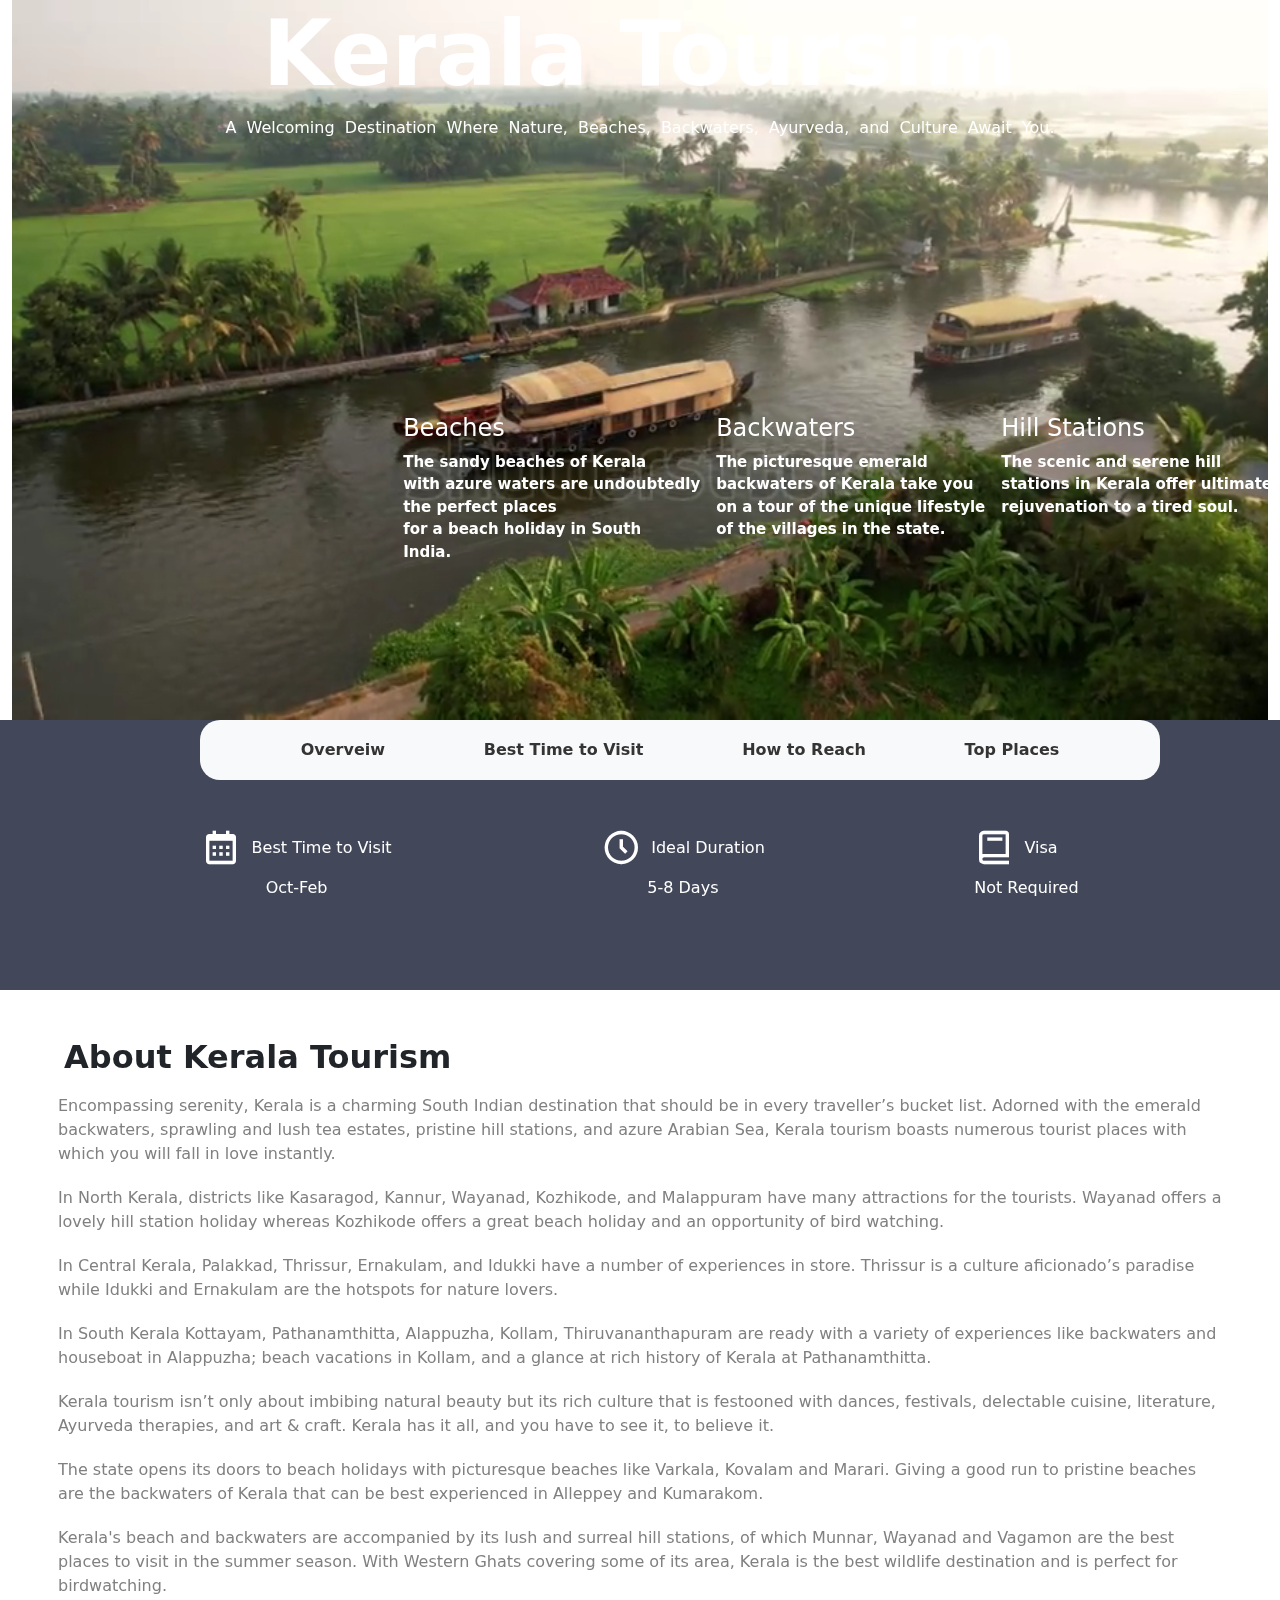
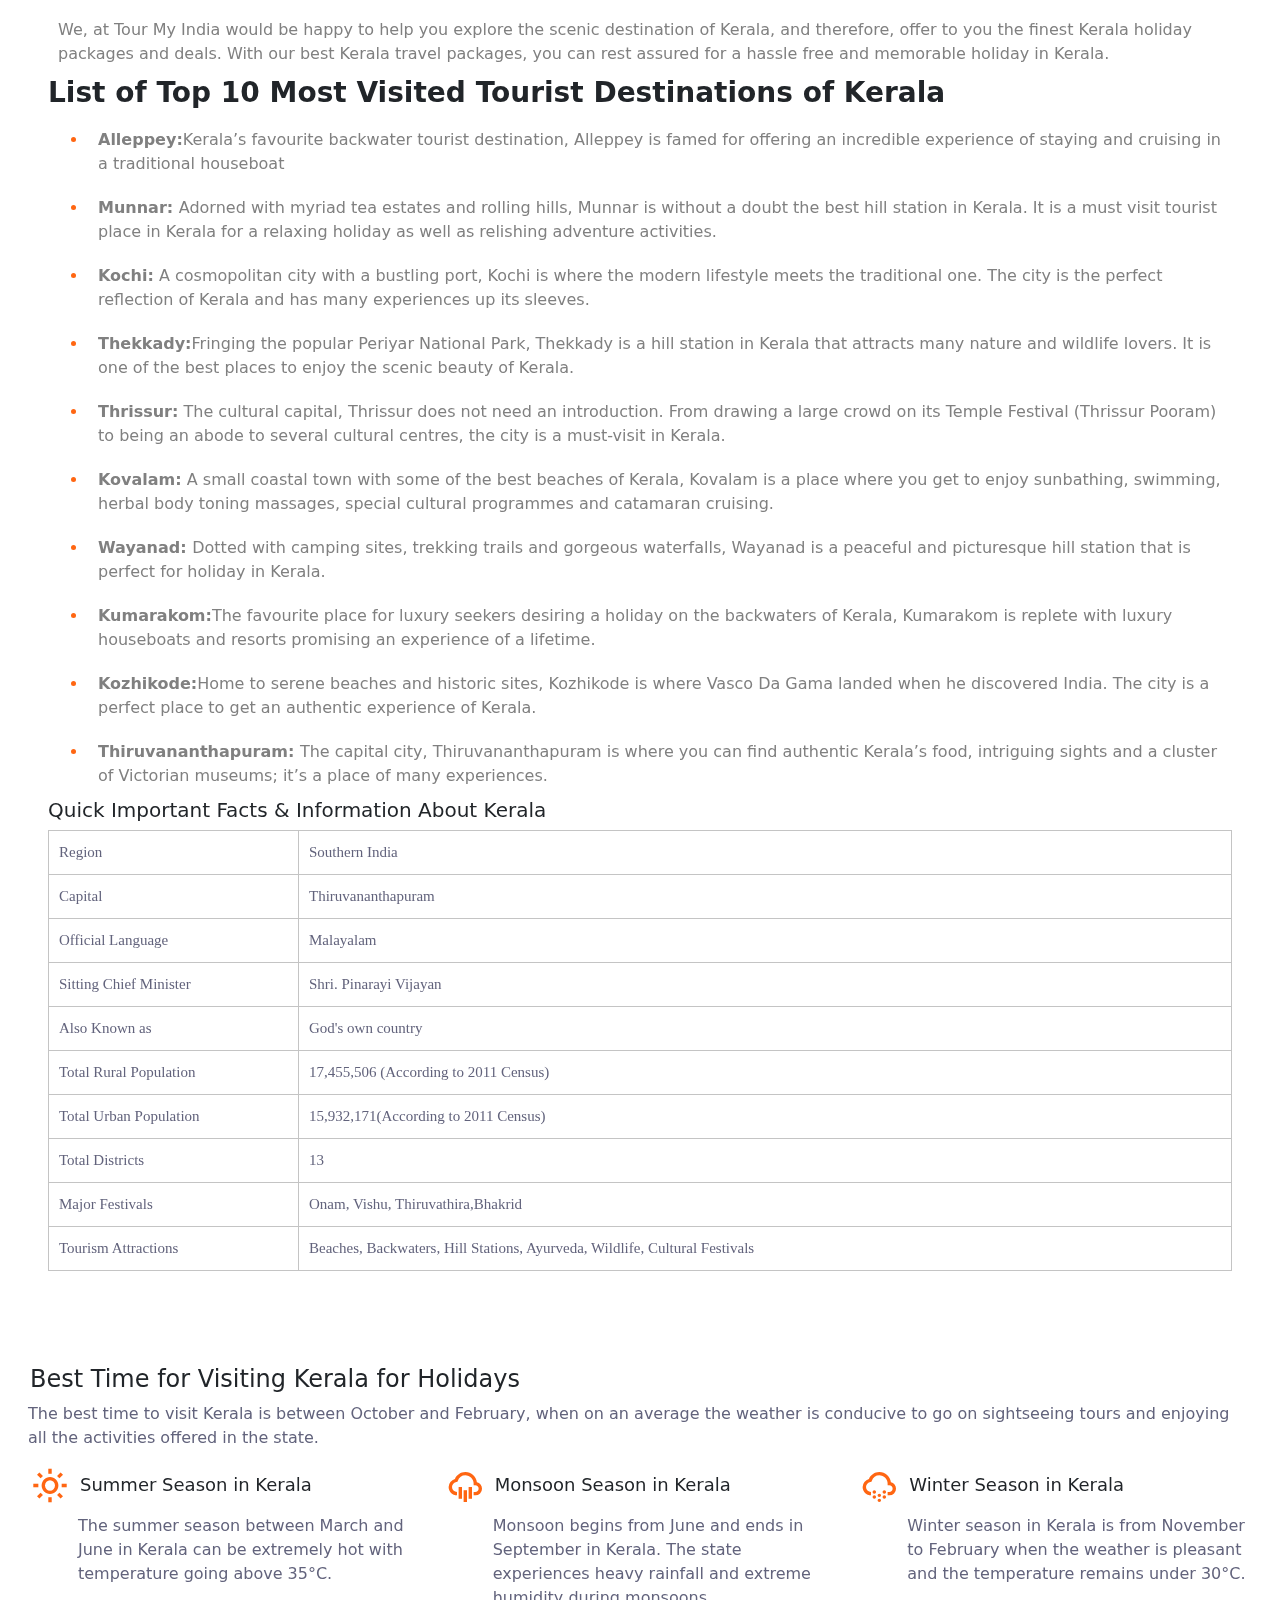
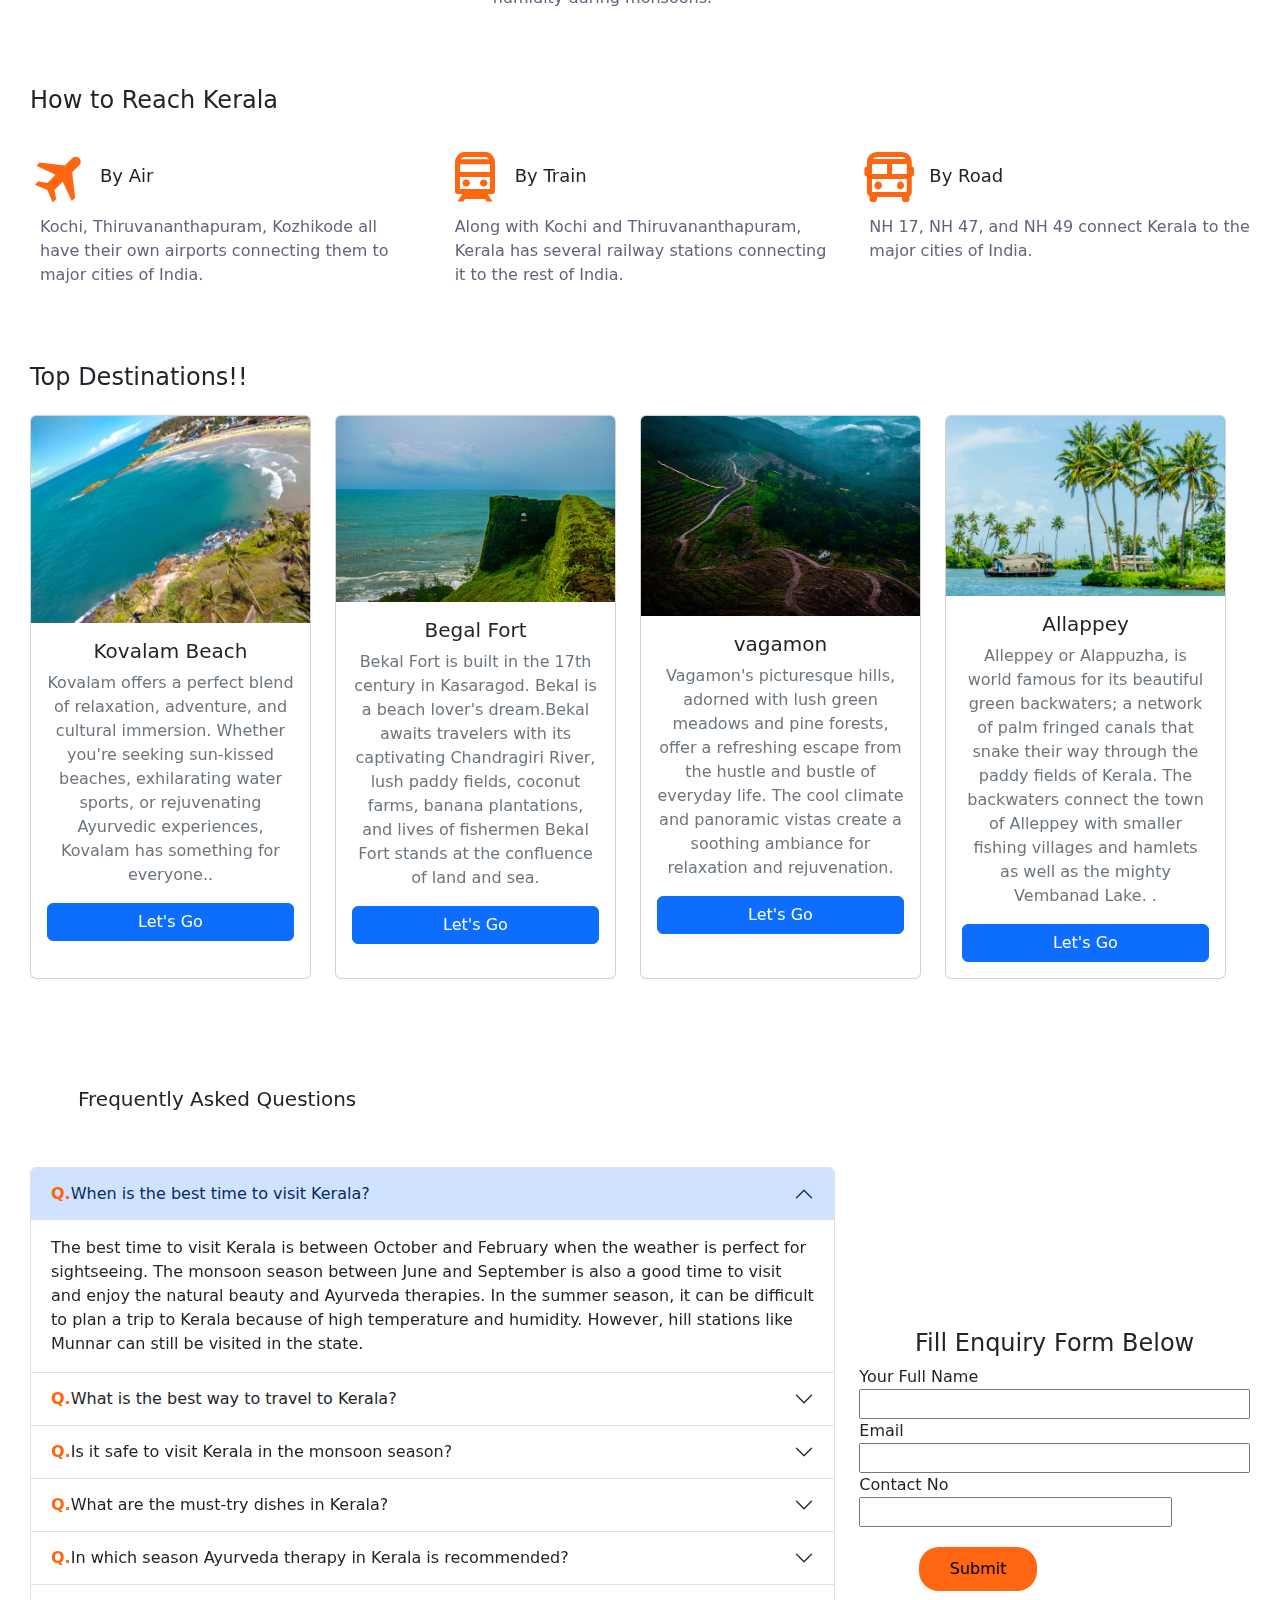
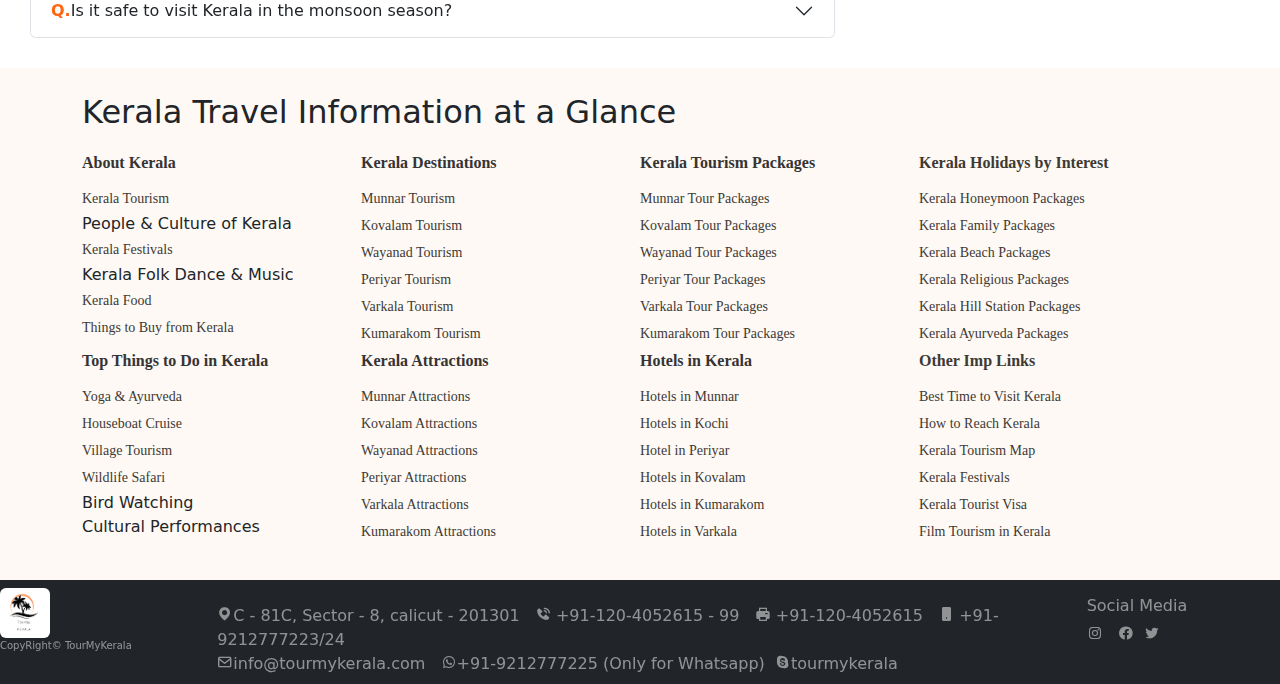
<file: index.html>
<!DOCTYPE html>
<html lang="en">

<head>
  <meta charset="UTF-8">
  <meta name="viewport" content="width=device-width, initial-scale=1.0">
  <title>Kerala Tourism</title>
  <link href="https://cdn.jsdelivr.net/npm/bootstrap@5.3.3/dist/css/bootstrap.min.css" rel="stylesheet"
    integrity="sha384-QWTKZyjpPEjISv5WaRU9OFeRpok6YctnYmDr5pNlyT2bRjXh0JMhjY6hW+ALEwIH" crossorigin="anonymous">
  <link rel="stylesheet" href="index.css">
  <link rel="preconnect" href="https://fonts.googleapis.com">
  <link rel="preconnect" href="https://fonts.gstatic.com" crossorigin>
  <link
    href="https://fonts.googleapis.com/css2?family=Inter:ital,opsz,wght@0,14..32,100..900;1,14..32,100..900&display=swap"
    rel="stylesheet">
  <link rel="stylesheet" href="https://unpkg.com/boxicons@latest/css/boxicons.min.css">
</head>

<body>
  <header>

    <div class="video-background-container">
      <div class="row">
        <video autoplay muted loop>
          <source src="images/intro.mp4" type="video/mp4">
          Your browser does not support the video tag.
        </video>

        <h1>Kerala Toursim</h1>
        <p class="mainpara">
          A Welcoming Destination Where Nature, Beaches, Backwaters, Ayurveda, and Culture Await You.
        </p>
        <div class="d-flex flex-row-reverse" style="margin-top: 250px;">
          <div class="p-2"><a href="hillstations.html">
              <h4>Hill Stations</h4>
              <p style="font-size: 15px;">The scenic and serene hill <br>stations in Kerala offer ultimate
                <br>rejuvenation to a tired soul.
              </p>
            </a>
          </div>
          <div class="p-2"><a href="backwaters.html">
              <h4>Backwaters</h4>
              <p style="font-size: 15px;">The picturesque emerald <br>backwaters of Kerala take you <br> on a tour of
                the unique lifestyle <br>of the villages in the state.</p>
            </a></div>
          <div class="p-2"><a href="beaches1.html">
              <h4>Beaches</h4>
              <p style="font-size: 15px;">The sandy beaches of Kerala <br>with azure waters are undoubtedly<br> the
                perfect places <br> for a beach holiday in South <br>India.</p>
            </a></div>
        </div>



      </div>

    </div>

  </header>
  <article>
    <section>
      <div class="main-row">


        <div class="d-flex flex-row justify-content-evenly mb-3 bg-light w-75 " id="row1">
          <div class="p-2 pe-2"><a href="#overveiw">Overveiw</a></div>
          <div class="p-2"><a href="#besttimetovisit">Best Time to Visit</a></div>
          <div class="p-2"><a href="#besttimetovisit">How to Reach</a></div>
          <div class="p-2"><a href="#topplaces">Top Places</a></div>

        </div>
        <br>
        <div class="d-flex flex-row justify-content-evenly mb-3 " id="row2">
          <div class="p-2 pe-2">
            <h6> <i class='bx bx-calendar'></i> &nbsp;Best Time to Visit</h6>
            <p class="text-center"> Oct-Feb</p>
          </div>
          <div class="p-2">
            <h6> <i class='bx bx-time-five'></i> &nbsp;Ideal Duration</h6>
            <p class="text-center"> 5-8 Days</p>
          </div>
          <div class="p-2">
            <h6><i class='bx bx-book'></i> &nbsp;Visa</h6>
            <p class="text-center">Not Required</p>
          </div>


        </div>

      </div>
    </section>
    <section id="overveiw">
      <div class="overveiw m-5">
        <div class="col-12 col-md-12">
          <h2 class="ps-3">About Kerala Tourism</h2>
          <ul>
            <li>Encompassing serenity, Kerala is a charming South Indian destination that should be in every traveller’s
              bucket list. Adorned with the emerald backwaters, sprawling and lush tea estates, pristine hill stations,
              and azure Arabian Sea, Kerala tourism boasts numerous tourist places with which you will fall in love
              instantly.</li>
            <li>
              In North Kerala, districts like Kasaragod, Kannur, Wayanad, Kozhikode, and Malappuram have many
              attractions for the tourists. Wayanad offers a lovely hill station holiday whereas Kozhikode offers a
              great beach holiday and an opportunity of bird watching.
            </li>
            <li>
              In Central Kerala, Palakkad, Thrissur, Ernakulam, and Idukki have a number of experiences in store.
              Thrissur is a culture aficionado’s paradise while Idukki and Ernakulam are the hotspots for nature lovers.
            </li>
            <li>
              In South Kerala Kottayam, Pathanamthitta, Alappuzha, Kollam, Thiruvananthapuram are ready with a variety
              of experiences like backwaters and houseboat in Alappuzha; beach vacations in Kollam, and a glance at rich
              history of Kerala at Pathanamthitta.
            </li>
            <li>
              Kerala tourism isn’t only about imbibing natural beauty but its rich culture that is festooned with
              dances, festivals, delectable cuisine, literature, Ayurveda therapies, and art & craft. Kerala has it all,
              and you have to see it, to believe it.
            </li>
            <li>
              The state opens its doors to beach holidays with picturesque beaches like Varkala, Kovalam and Marari.
              Giving a good run to pristine beaches are the backwaters of Kerala that can be best experienced in
              Alleppey and Kumarakom.
            </li>
            <li>
              Kerala's beach and backwaters are accompanied by its lush and surreal hill stations, of which Munnar,
              Wayanad and Vagamon are the best places to visit in the summer season. With Western Ghats covering some of
              its area, Kerala is the best wildlife destination and is perfect for birdwatching.
            </li>
            <li>
              We, at Tour My India would be happy to help you explore the scenic destination of Kerala, and therefore,
              offer to you the finest Kerala holiday packages and deals. With our best Kerala travel packages, you can
              rest assured for a hassle free and memorable holiday in Kerala.
            </li>
          </ul>
          <h3><b>List of Top 10 Most Visited Tourist Destinations of Kerala </b></h3>
          <ul class="top10">
            <li><span><b>Alleppey:</b>Kerala’s favourite backwater tourist destination, Alleppey is famed for offering
                an incredible experience of staying and cruising in a traditional houseboat</span></li>
            <li><span><b>Munnar: </b>Adorned with myriad tea estates and rolling hills, Munnar is without a doubt the
                best hill station in Kerala. It is a must visit tourist place in Kerala for a relaxing holiday as well
                as relishing adventure activities.</span></li>
            <li><span><b>Kochi:</b> A cosmopolitan city with a bustling port, Kochi is where the modern lifestyle meets
                the traditional one. The city is the perfect reflection of Kerala and has many experiences up its
                sleeves.</span></li>
            <li><span><b>Thekkady:</b>Fringing the popular Periyar National Park, Thekkady is a hill station in Kerala
                that attracts many nature and wildlife lovers. It is one of the best places to enjoy the scenic beauty
                of Kerala.</span></li>
            <li><span><b>Thrissur:</b> The cultural capital, Thrissur does not need an introduction. From drawing a
                large crowd on its Temple Festival (Thrissur Pooram) to being an abode to several cultural centres, the
                city is a must-visit in Kerala.</span></li>
            <li><span><b>Kovalam:</b> A small coastal town with some of the best beaches of Kerala, Kovalam is a place
                where you get to enjoy sunbathing, swimming, herbal body toning massages, special cultural programmes
                and catamaran cruising.</span></li>
            <li><span><b>Wayanad: </b>Dotted with camping sites, trekking trails and gorgeous waterfalls, Wayanad is a
                peaceful and picturesque hill station that is perfect for holiday in Kerala.</span></li>
            <li><span><b>Kumarakom:</b>The favourite place for luxury seekers desiring a holiday on the backwaters of
                Kerala, Kumarakom is replete with luxury houseboats and resorts promising an experience of a lifetime.

              </span></li>
            <li><span><b>Kozhikode:</b>Home to serene beaches and historic sites, Kozhikode is where Vasco Da Gama
                landed when he discovered India. The city is a perfect place to get an authentic experience of
                Kerala.</span></li>
            <li><span><b>Thiruvananthapuram: </b>The capital city, Thiruvananthapuram is where you can find authentic
                Kerala’s food, intriguing sights and a cluster of Victorian museums; it’s a place of many
                experiences.</span></li>
          </ul>
          <h5>Quick Important Facts & Information About Kerala</h5>
          <div class="table-responsive">
            <table class="table" cellspacing="0" cellpadding="0" id="customers" s="">
              <tbody>
                <tr>
                  <td style="width: 250px;">
                    Region
                  </td>
                  <td>
                    Southern India
                  </td>
                </tr>
                <tr>
                  <td>
                    Capital
                  </td>
                  <td>
                    Thiruvananthapuram
                  </td>
                </tr>
                <tr>
                  <td>
                    Official Language
                  </td>
                  <td>
                    Malayalam
                  </td>
                </tr>
                <tr>
                  <td>
                    Sitting Chief Minister
                  </td>
                  <td>
                    Shri. Pinarayi Vijayan
                  </td>
                </tr>
                <tr>
                  <td>
                    Also Known as
                  </td>
                  <td>
                    God's own country
                  </td>
                </tr>
                <tr>
                  <td>
                    Total Rural Population
                  </td>
                  <td>
                    17,455,506 (According to 2011 Census)
                  </td>
                </tr>
                <tr>
                  <td>
                    Total Urban Population
                  </td>
                  <td>
                    15,932,171(According to 2011 Census)
                  </td>
                </tr>
                <tr>
                  <td>
                    Total Districts
                  </td>
                  <td>
                    13
                  </td>
                </tr>
                <tr>
                  <td>
                    Major Festivals
                  </td>
                  <td>
                    Onam, Vishu, Thiruvathira,Bhakrid
                  </td>
                </tr>
                <tr>
                  <td>
                    Tourism Attractions
                  </td>
                  <td>
                    Beaches, Backwaters, Hill Stations, Ayurveda, Wildlife, Cultural Festivals
                  </td>
                </tr>
              </tbody>
            </table>
          </div>
        </div>
      </div>
    </section>
    <section id="besttimetovisit">
      <div class=" row timetovisit">
        <h4>Best Time for Visiting Kerala for Holidays</h4>
        <p>The best time to visit Kerala is between October and February, when on an average the weather is conducive to
          go on sightseeing tours and enjoying all the activities offered in the state.</p>
        <div class="col-12 col-md-4">
          <h6><i class='bx bx-sun'></i>Summer Season in Kerala</h6>
          <p class="ps-5">The summer season between March and June in Kerala can be extremely hot with temperature going
            above 35°C.</p>
        </div>
        <div class="col-12 col-md-4">
          <h6><i class='bx bx-cloud-rain'></i>Monsoon Season in Kerala</h6>
          <p class="ps-5 ">Monsoon begins from June and ends in September in Kerala. The state experiences heavy
            rainfall and extreme humidity during monsoons.</p>
        </div>
        <div class="col-12 col-md-4">
          <h6><i class='bx bx-cloud-snow'></i>Winter Season in Kerala</h6>
          <p class="ps-5">Winter season in Kerala is from November to February when the weather is pleasant and the
            temperature remains under 30°C.</p>
        </div>

      </div>
    </section>
    <section id="howtoreach">
      <div class="row reach">
        <h4 class="pb-4">How to Reach Kerala</h4>
        <div class="col-12 col-md-4">
          <h6> <i class='bx bxs-plane-alt'></i>By Air</h6>
          <p>Kochi, Thiruvananthapuram, Kozhikode all have their own airports connecting them to major cities of India.
          </p>
        </div>
        <div class="col-12 col-md-4">
          <h6> <i class='bx bx-train'></i>By Train</h6>
          <p>Along with Kochi and Thiruvananthapuram, Kerala has several railway stations connecting it to the rest of
            India.</p>
        </div>
        <div class="col-12 col-md-4">
          <h6> <i class='bx bx-bus'></i>By Road</h6>
          <p>NH 17, NH 47, and NH 49 connect Kerala to the major cities of India.</p>
        </div>
      </div>
    </section>

    <section id="topplaces">

      <div class="row ps-6 destinations">
        <h4> Top Destinations!!</h4>
        <div class="row mt-3">
          <div class="col col-12 col-md-6 col-lg-3">
            <div class="card h-100">
              <img src="images/kovalam slide1.jpg" class="card-img-top" alt="kovalam beach">
              <div class="card-body d-flex flex-column">
                <h5 class="card-title text-center">Kovalam Beach</h5>
                <p class="card-text text-center text-secondary"> Kovalam offers a perfect blend of relaxation,
                  adventure, and cultural immersion. Whether you're seeking sun-kissed beaches, exhilarating water
                  sports, or rejuvenating Ayurvedic experiences, Kovalam has something for everyone..</p>
                <a href="#" class="btn btn-primary">Let's Go</a>
              </div>
            </div>
          </div>
          <div class="col col-12 col-md-6 col-lg-3">
            <div class="card h-100">
              <img src="images/begalfort.jpg" class="card-img-top" alt="...">
              <div class="card-body d-flex flex-column">
                <h5 class="card-title text-center">Begal Fort</h5>
                <p class="card-text  text-center text-secondary">Bekal Fort is built in the 17th century in Kasaragod.
                  Bekal is a beach lover's dream.Bekal awaits travelers with its captivating Chandragiri River, lush
                  paddy fields, coconut farms, banana plantations, and lives of fishermen Bekal Fort stands at the
                  confluence of land and sea.</p>
                <a href="#" class="btn btn-primary">Let's Go</a>
              </div>
            </div>
          </div>



          <div class="col col-12 col-md-6 col-lg-3">
            <div class="card h-100">
              <img src="images/vagamon.jpg" class="card-img-top" alt="vagamon ">
              <div class="card-body d-flex flex-column">
                <h5 class="card-title text-center">vagamon</h5>
                <p class="card-text text-center text-secondary">Vagamon's picturesque hills, adorned with lush green
                  meadows and pine forests, offer a refreshing escape from the hustle and bustle of everyday life. The
                  cool climate and panoramic vistas create a soothing ambiance for relaxation and rejuvenation.</p>
                <a href="#" class="btn btn-primary">Let's Go</a>
              </div>
            </div>
          </div>



          <div class="col col-12 col-md-6 col-lg-3">
            <div class="card h-100">
              <img src="images/allapey.jpg" class="card-img-top" alt="allapey">
              <div class="card-body d-flex flex-column">
                <h5 class="card-title text-center">Allappey</h5>
                <p class="card-text text-center text-secondary">Alleppey or Alappuzha, is world famous for its beautiful
                  green backwaters; a network of palm fringed canals that snake their way through the paddy fields of
                  Kerala. The backwaters connect the town of Alleppey with smaller fishing villages and hamlets as well
                  as the mighty Vembanad Lake.

                  .</p>
                <a href="#" class="btn btn-primary">Let's Go</a>
              </div>
            </div>
          </div>

        </div>

    </section>

    <section>
      <div class="row faq">
        <div class="col-12 col-md-8">
          <h5 class="p-5">Frequently Asked Questions</h5>
          <div class="accordion " id="accordionExample">
            <div class="accordion-item">
              <h2 class="accordion-header">
                <button class="accordion-button" type="button" data-bs-toggle="collapse" data-bs-target="#collapseOne"
                  aria-expanded="true" aria-controls="collapseOne">
                  <b style="color: #ff6612;">Q.</b>When is the best time to visit Kerala?
                </button>
              </h2>
              <div id="collapseOne" class="accordion-collapse collapse show" data-bs-parent="#accordionExample">
                <div class="accordion-body">
                  The best time to visit Kerala is between October and February when the weather is perfect for
                  sightseeing. The monsoon season between June and September is also a good time to visit and enjoy the
                  natural beauty and Ayurveda therapies. In the summer season, it can be difficult to plan a trip to
                  Kerala because of high temperature and humidity. However, hill stations like Munnar can still be
                  visited in the state.
                </div>
              </div>
            </div>
            <div class="accordion-item">
              <h2 class="accordion-header">
                <button class="accordion-button collapsed" type="button" data-bs-toggle="collapse"
                  data-bs-target="#collapseTwo" aria-expanded="false" aria-controls="collapseTwo">
                  <b style="color: #ff6612;">Q.</b>What is the best way to travel to Kerala?
                </button>
              </h2>
              <div id="collapseTwo" class="accordion-collapse collapse" data-bs-parent="#accordionExample">
                <div class="accordion-body">
                  Kerala enjoys a good connectivity via rail, road, and air. Many of its major cities have their own
                  airports, whereas, trains and roads almost all parts of the state.
                </div>
              </div>
            </div>
            <div class="accordion-item">
              <h2 class="accordion-header">
                <button class="accordion-button collapsed" type="button" data-bs-toggle="collapse"
                  data-bs-target="#collapseThree" aria-expanded="false" aria-controls="collapseThree">
                  <b style="color: #ff6612;">Q.</b>Is it safe to visit Kerala in the monsoon season?
                </button>
              </h2>
              <div id="collapseThree" class="accordion-collapse collapse" data-bs-parent="#accordionExample">
                <div class="accordion-body">
                  Yes, it is safe to plan a trip in the monsoon season to Kerala. However, it is recommended to check
                  the weather forecast before planning a trip and also keep an eye on the news.
                </div>
              </div>
            </div>
            <div class="accordion-item">
              <h2 class="accordion-header">
                <button class="accordion-button collapsed" type="button" data-bs-toggle="collapse"
                  data-bs-target="#collapseFour" aria-expanded="false" aria-controls="collapseFour">
                  <b style="color: #ff6612;">Q.</b>What are the must-try dishes in Kerala?
                </button>
              </h2>
              <div id="collapseThree" class="accordion-collapse collapse" data-bs-parent="#accordionExample">
                <div class="accordion-body">
                  Puttu and kadala curry
                  Karimeen pollichathu (fish)
                  Malabar Parotta with Kerala beef curry
                  Erissery or pumpkin and lentil curry
                  Palada payasam (dessert)
                </div>
              </div>
            </div>
            <div class="accordion-item">
              <h2 class="accordion-header">
                <button class="accordion-button collapsed" type="button" data-bs-toggle="collapse"
                  data-bs-target="#collapseFive" aria-expanded="false" aria-controls="collapseFive">
                  <b style="color: #ff6612;">Q.</b>In which season Ayurveda therapy in Kerala is recommended?
                </button>
              </h2>
              <div id="collapseThree" class="accordion-collapse collapse" data-bs-parent="#accordionExample">
                <div class="accordion-body">
                  The monsoon season (June to September) is considered the ideal time for Ayurveda therapy in Kerala. In
                  the rainy season, the pores in the body open which allow the Ayurvedic herbs used in therapies to
                  absorb well.
                </div>
              </div>
            </div>
            <div class="accordion-item">
              <h2 class="accordion-header">
                <button class="accordion-button collapsed" type="button" data-bs-toggle="collapse"
                  data-bs-target="#collapseFour" aria-expanded="false" aria-controls="collapseFour">
                  <b style="color: #ff6612;">Q.</b>Is it safe to visit Kerala in the monsoon season?
                </button>
              </h2>
              <div id="collapseThree" class="accordion-collapse collapse" data-bs-parent="#accordionExample">
                <div class="accordion-body">
                  Yes, it is safe to plan a trip in the monsoon season to Kerala. However, it is recommended to check
                  the weather forecast before planning a trip and also keep an eye on the news.
                </div>
              </div>
            </div>
          </div>
        </div>
        <div class="col-12 col-md-4 " style="margin-top: 290px;">
          <h4 class="text-center">Fill Enquiry Form Below</h4>
          <form action="form.html">
            Your Full Name<br>
            <input type="text" style="width: 100%; height: 30px;"><br>
            Email<br>
            <input type="text" style="width: 100%; height: 30px;"> <br>
            Contact No <br>
            <input type="text" style="width: 80%; height: 30px;">
            <button
              style="background-color: #ff6612; border-radius: 20px; width:30% ;border:none;margin-top: 20px; padding: 10px; margin-left: 60px;">Submit</button>

          </form>
        </div>
      </div>
    </section>
    <section>
      <div class="travel-information-at-glance-main">
        <div class="container">
          <h2>Kerala Travel Information at a Glance</h2>
          <div class="travel-information-at-glance">
            <div class="travel-information-at-glance-in ac">
              <h3 class="ac-q"><a href="https://www.tourmyindia.com/states/kerala/">About Kerala</a></h3>
              <ul class="ac-a">
                <li><a href="https://www.tourmyindia.com/states/kerala/">Kerala Tourism</a></li>
                <li>People &amp; Culture of Kerala</li>
                <li><a href="https://www.tourmyindia.com/states/kerala/kerala_fair_festival.html">Kerala Festivals</a>
                </li>
                <li>Kerala Folk Dance &amp; Music</li>
                <li><a href="https://www.tourmyindia.com/states/kerala/cuisine.html">Kerala Food</a></li>
                <li><a href="https://www.tourmyindia.com/states/kerala/souvenirs-things-to-buy.html">Things to Buy from
                    Kerala</a></li>
              </ul>
            </div>
            <div class="travel-information-at-glance-in ac">
              <h3 class="ac-q"><a href="https://www.tourmyindia.com/states/kerala/top-tourist-destinations.html">Kerala
                  Destinations</a></h3>
              <ul class="ac-a">
                <li><a href="https://www.tourmyindia.com/states/kerala/munnar.html">Munnar Tourism</a></li>
                <li><a href="https://www.tourmyindia.com/states/kerala/kovalam.html">Kovalam Tourism</a></li>
                <li><a href="https://www.tourmyindia.com/states/kerala/wayanad.html">Wayanad Tourism</a></li>
                <li><a href="https://www.tourmyindia.com/states/kerala/periyar.html">Periyar Tourism</a></li>
                <li><a href="https://www.tourmyindia.com/states/kerala/varkala.html">Varkala Tourism</a></li>
                <li><a href="https://www.tourmyindia.com/states/kerala/kumarakom.html">Kumarakom Tourism</a></li>
              </ul>
            </div>
            <div class="travel-information-at-glance-in ac">
              <h3 class="ac-q"><a href="https://www.tourmyindia.com/packages-tour-india/kerala-travel-packages/">Kerala
                  Tourism Packages</a></h3>
              <div class="ac-a">
                <ul>
                  <li><a href="https://www.tourmyindia.com/states/kerala/munnar-tour-packages.html">Munnar Tour
                      Packages</a></li>
                  <li><a href="https://www.tourmyindia.com/states/kerala/kovalam-tour-packages.html">Kovalam Tour
                      Packages</a></li>
                  <li><a href="https://www.tourmyindia.com/states/kerala/wayanad-tour-packages.html">Wayanad Tour
                      Packages</a></li>
                  <li><a href="https://www.tourmyindia.com/states/kerala/periyar-tour-packages.html">Periyar Tour
                      Packages</a></li>
                  <li><a href="https://www.tourmyindia.com/states/kerala/varkala-tour-packages.html">Varkala Tour
                      Packages</a></li>
                  <li><a href="https://www.tourmyindia.com/states/kerala/kumarakom-tour-packages.html">Kumarakom Tour
                      Packages</a></li>
                </ul>
              </div>
            </div>
            <div class="travel-information-at-glance-in ac">
              <h3 class="ac-q">Kerala Holidays by Interest</h3>
              <div class="ac-a">
                <ul>
                  <li><a href="https://www.tourmyindia.com/states/kerala/honeymoon-tour-packages.html">Kerala Honeymoon
                      Packages</a></li>
                  <li><a href="https://www.tourmyindia.com/states/kerala/family-tour-packages.html">Kerala Family
                      Packages</a></li>
                  <li><a href="https://www.tourmyindia.com/states/kerala/beach-tour-packages.html">Kerala Beach
                      Packages</a></li>
                  <li><a href="https://www.tourmyindia.com/states/kerala/pilgrimage-tour-packages.html">Kerala Religious
                      Packages</a></li>
                  <li><a href="https://www.tourmyindia.com/states/kerala/hill-station-tour-packages.html">Kerala Hill
                      Station Packages</a></li>
                  <li><a href="https://www.tourmyindia.com/states/kerala/ayurveda-tour-packages.html">Kerala Ayurveda
                      Packages</a></li>
                </ul>
              </div>
            </div>
            <div class="travel-information-at-glance-in ac">
              <h3 class="ac-q"><a href="https://www.tourmyindia.com/states/kerala/top-things-to-do.html">Top Things to
                  Do in Kerala</a></h3>
              <div class="ac-a">
                <ul>
                  <li><a href="https://www.tourmyindia.com/states/kerala/kerala_ayurveda.html">Yoga &amp; Ayurveda</a>
                  </li>
                  <li><a href="https://www.tourmyindia.com/states/kerala/houseboats.html">Houseboat Cruise</a></li>
                  <li><a href="https://www.tourmyindia.com/states/kerala/village-tourism.html">Village Tourism</a></li>
                  <li><a href="https://www.tourmyindia.com/states/kerala/kerala_wildlife.html">Wildlife Safari</a></li>
                  <li>Bird Watching</li>
                  <li>Cultural Performances</li>
                </ul>
              </div>
            </div>
            <div class="travel-information-at-glance-in ac">
              <h3 class="ac-q"><a href="https://www.tourmyindia.com/states/kerala/top-tourist-attractions.html">Kerala
                  Attractions</a></h3>
              <div class="ac-a">
                <ul>
                  <li><a href="https://www.tourmyindia.com/states/kerala/top-tourist-attractions-munnar.html">Munnar
                      Attractions</a></li>
                  <li><a href="https://www.tourmyindia.com/states/kerala/top-tourist-attractions-kovalam.html">Kovalam
                      Attractions</a></li>
                  <li><a href="https://www.tourmyindia.com/states/kerala/top-tourist-attractions-wayanad.html">Wayanad
                      Attractions</a></li>
                  <li><a href="https://www.tourmyindia.com/states/kerala/top-tourist-attractions-periyar.html">Periyar
                      Attractions</a></li>
                  <li><a href="https://www.tourmyindia.com/states/kerala/top-tourist-attractions-varkala.html">Varkala
                      Attractions</a></li>
                  <li><a
                      href="https://www.tourmyindia.com/states/kerala/top-tourist-attractions-kumarakom.html">Kumarakom
                      Attractions</a></li>
                </ul>
              </div>
            </div>

            <div class="travel-information-at-glance-in ac">
              <h3 class="ac-q"><a href="https://www.tourmyindia.com/states/kerala/hotels-in-kerala.html">Hotels in
                  Kerala</a></h3>
              <div class="ac-a">
                <ul>
                  <li><a href="https://www.tourmyindia.com/hotelsinindia/munnar.html">Hotels in Munnar</a></li>
                  <li><a href="https://www.tourmyindia.com/hotelsinindia/cochin.html">Hotels in Kochi</a></li>
                  <li><a href="https://www.tourmyindia.com/jungleresorts/periyar-hotels.html">Hotel in Periyar</a></li>
                  <li><a href="https://www.tourmyindia.com/hotelsinindia/kollam.html">Hotels in Kovalam</a></li>
                  <li><a href="https://www.tourmyindia.com/hotelsinindia/kumarakom.html">Hotels in Kumarakom</a></li>
                  <li><a href="https://www.tourmyindia.com/hotelsinindia/varkala.html">Hotels in Varkala</a></li>
                </ul>
              </div>
            </div>
            <div class="travel-information-at-glance-in ac">
              <h3 class="ac-q">Other Imp Links</h3>
              <div class="ac-a">
                <ul>
                  <li><a href="https://www.tourmyindia.com/states/kerala/best-time-to-visit.html">Best Time to Visit
                      Kerala</a></li>
                  <li><a href="https://www.tourmyindia.com/states/kerala/how-to-reach.html">How to Reach Kerala</a></li>
                  <li><a href="https://www.tourmyindia.com/states/kerala/kerala-map.html">Kerala Tourism Map</a></li>
                  <li><a href="https://www.tourmyindia.com/states/kerala/kerala_fair_festival.html">Kerala Festivals</a>
                  </li>
                  <li><a href="https://www.tourmyindia.com/states/kerala/tourist-visa.html">Kerala Tourist Visa</a></li>
                  <li><a href="https://www.tourmyindia.com/states/kerala/shooting-locations-kerala.html">Film Tourism in
                      Kerala</a></li>
                </ul>
              </div>
            </div>
          </div>
        </div>
      </div>
    </section>
  </article>
  <footer>
    <div class="row bg-dark">
      <div class="col-2">
        <img src="images/logo.png" class="rounded mx-auto  mt-2" height="50" width="50"><br>
        <p class="text-white-50 " style="font-size: x-small;">
          CopyRight&copy; TourMyKerala
        </p>
      </div>
      <div class="col text-white-50   mt-4 mb-2 ">
        <i class='bx bxs-map'></i>C - 81C, Sector - 8, calicut - 201301 &nbsp;&nbsp;<i class='bx bxs-phone-call'></i>
        +91-120-4052615 - 99 &nbsp;&nbsp;<i class='bx bxs-printer'></i>
        +91-120-4052615 &nbsp;&nbsp;<i class='bx bxs-mobile'></i> +91-9212777223/24<br>
        <i class='bx bx-envelope'></i>info@tourmykerala.com &nbsp;&nbsp;<i class='bx bxl-whatsapp'></i>+91-9212777225
        (Only for Whatsapp)&nbsp;&nbsp;<i class='bx bxl-skype'></i>tourmykerala

      </div>
      <div class="col-2 text-white-50 mt-3">
        <h6>Social Media</h6>
        <i class='bx bxl-instagram'></i> &nbsp; <i class='bx bxl-facebook-circle'></i> &nbsp;<i
          class='bx bxl-twitter'></i>
      </div>
    </div>
  </footer>



  <script src="https://cdn.jsdelivr.net/npm/bootstrap@5.3.3/dist/js/bootstrap.bundle.min.js"
    integrity="sha384-YvpcrYf0tY3lHB60NNkmXc5s9fDVZLESaAA55NDzOxhy9GkcIdslK1eN7N6jIeHz"
    crossorigin="anonymous"></script>
</body>

</html>
</file>
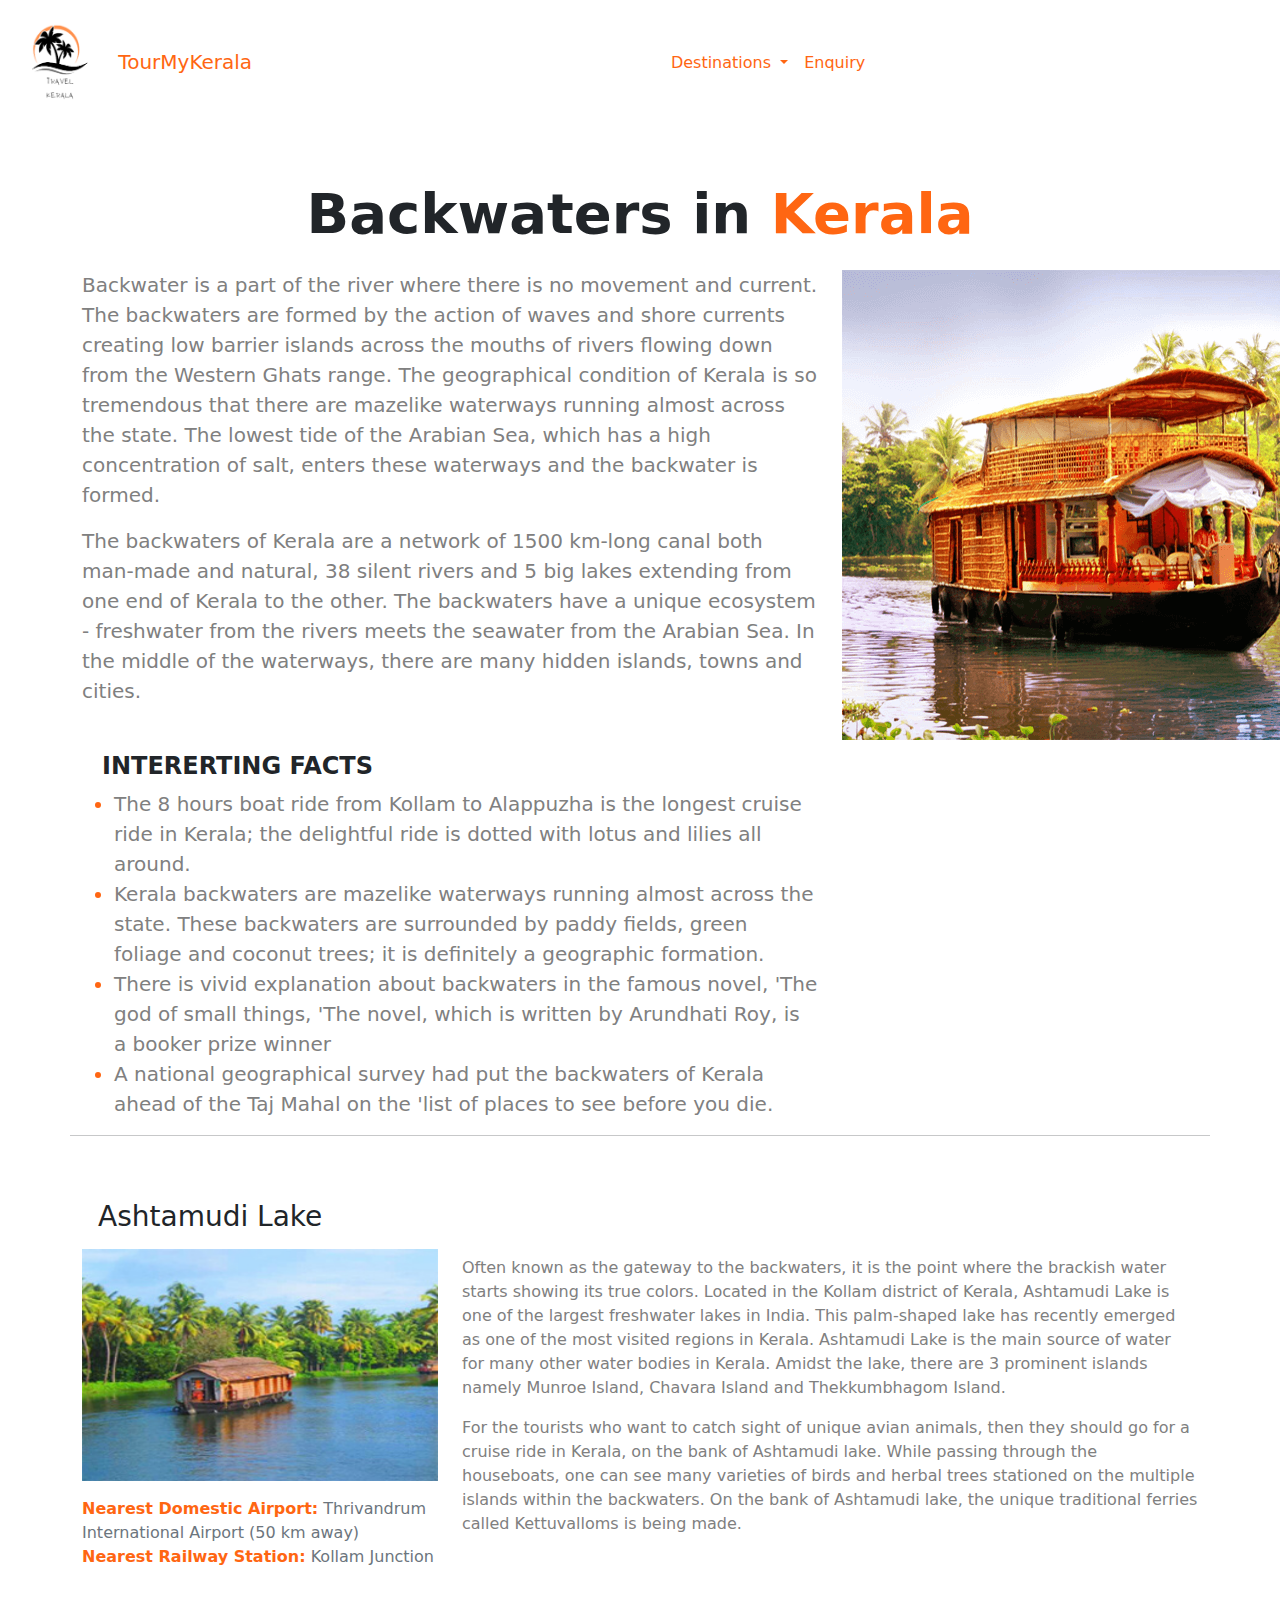
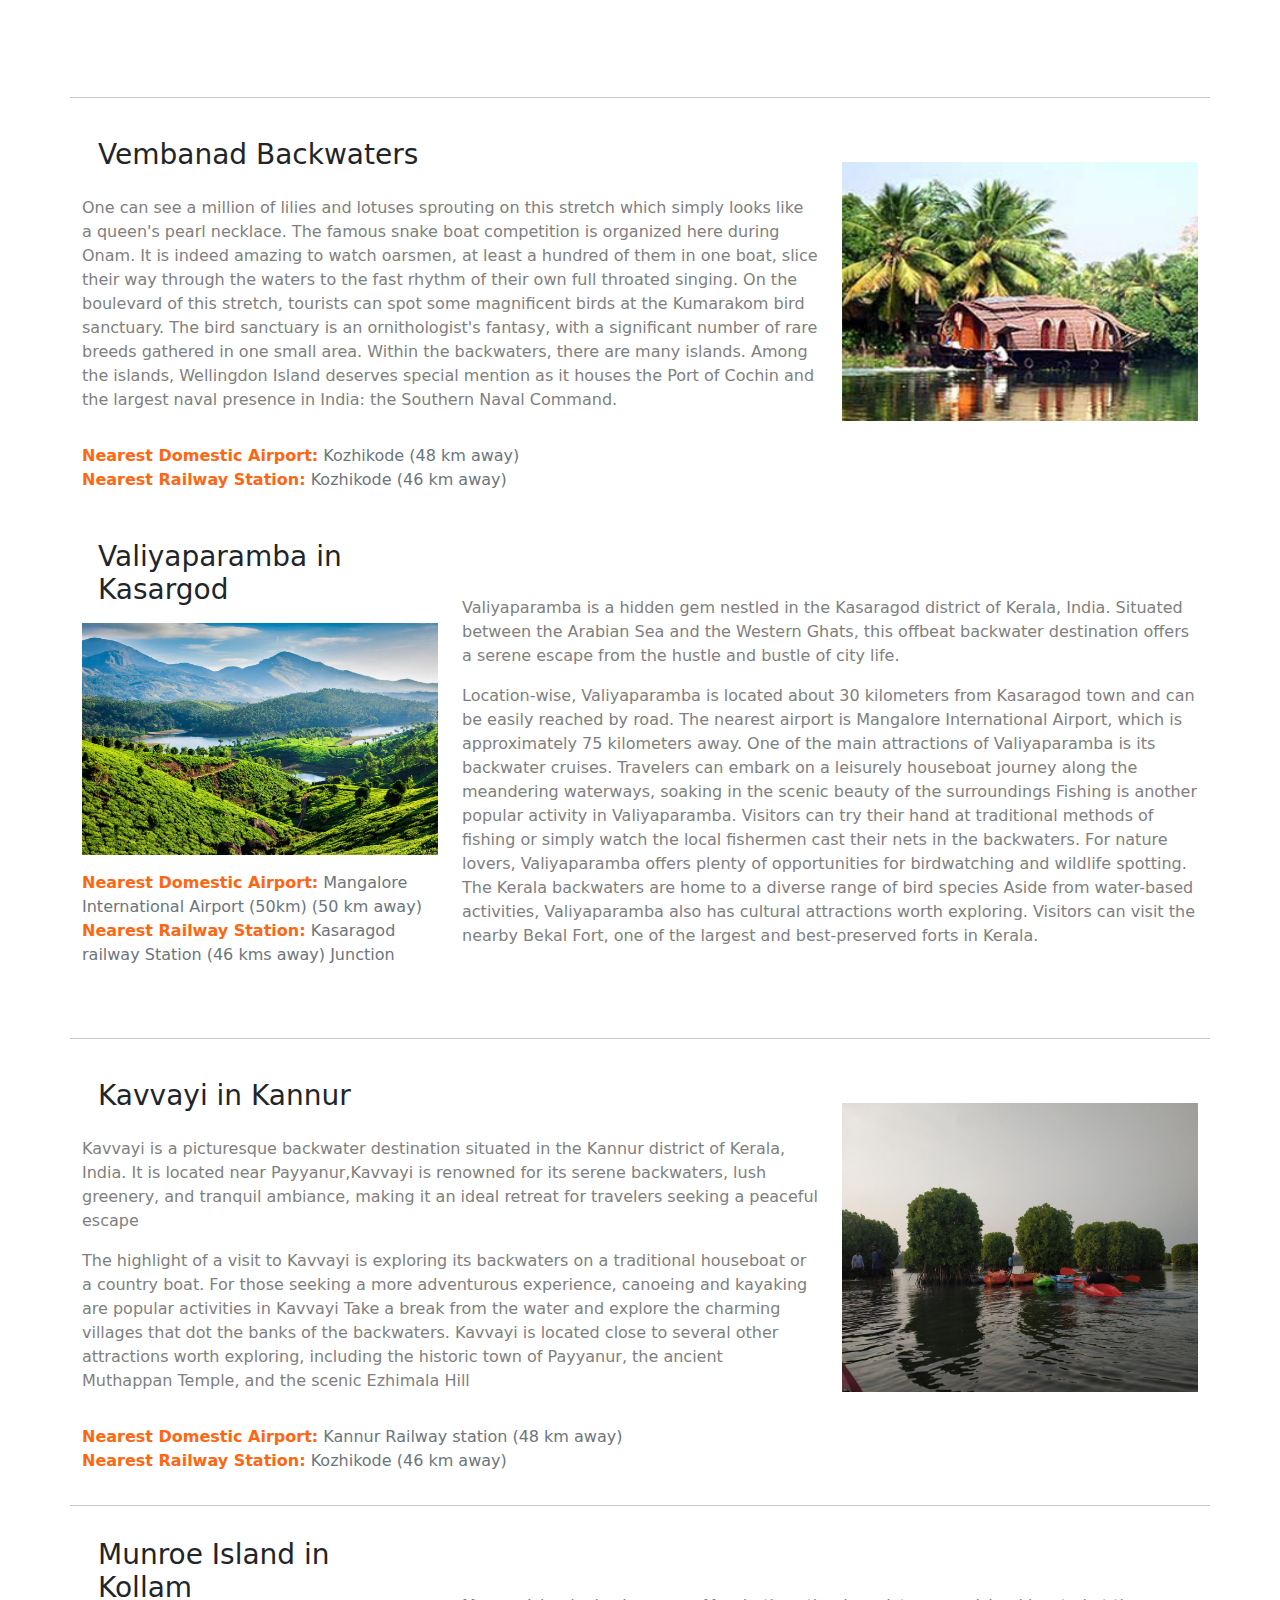
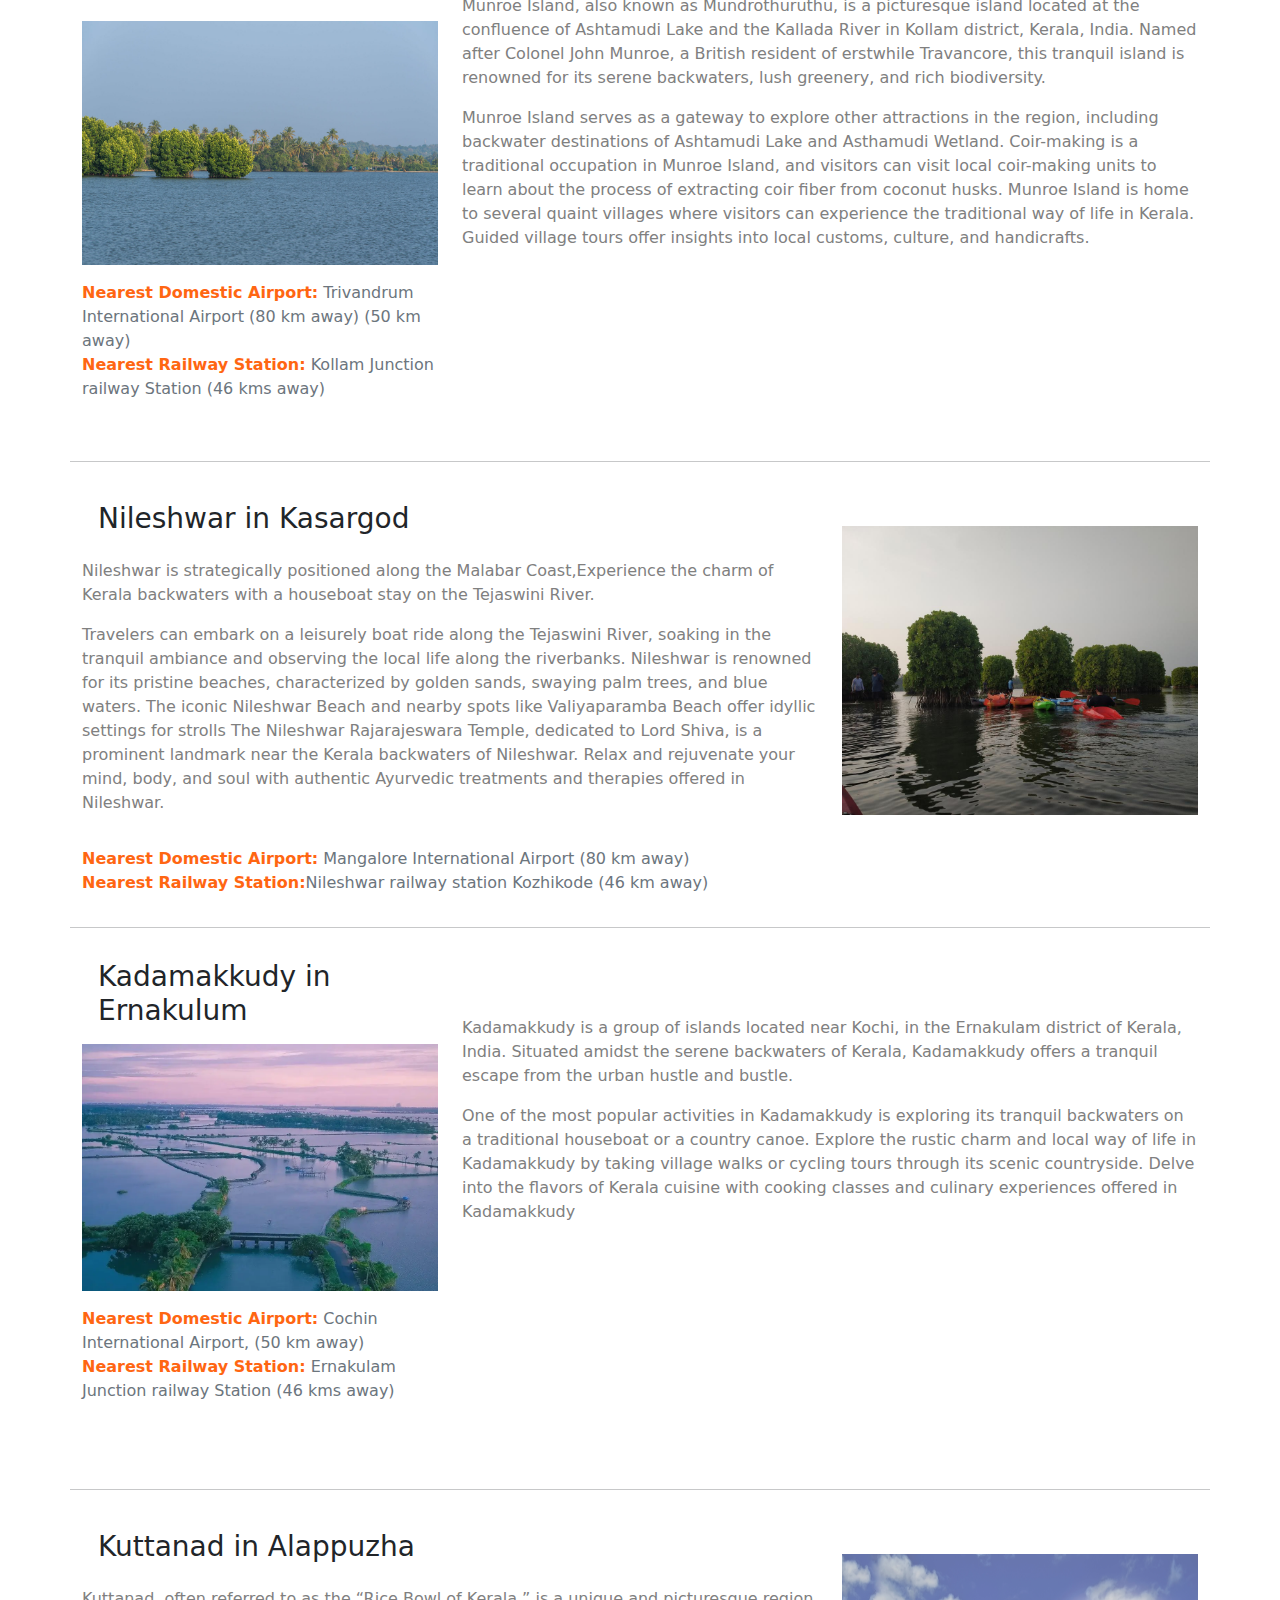
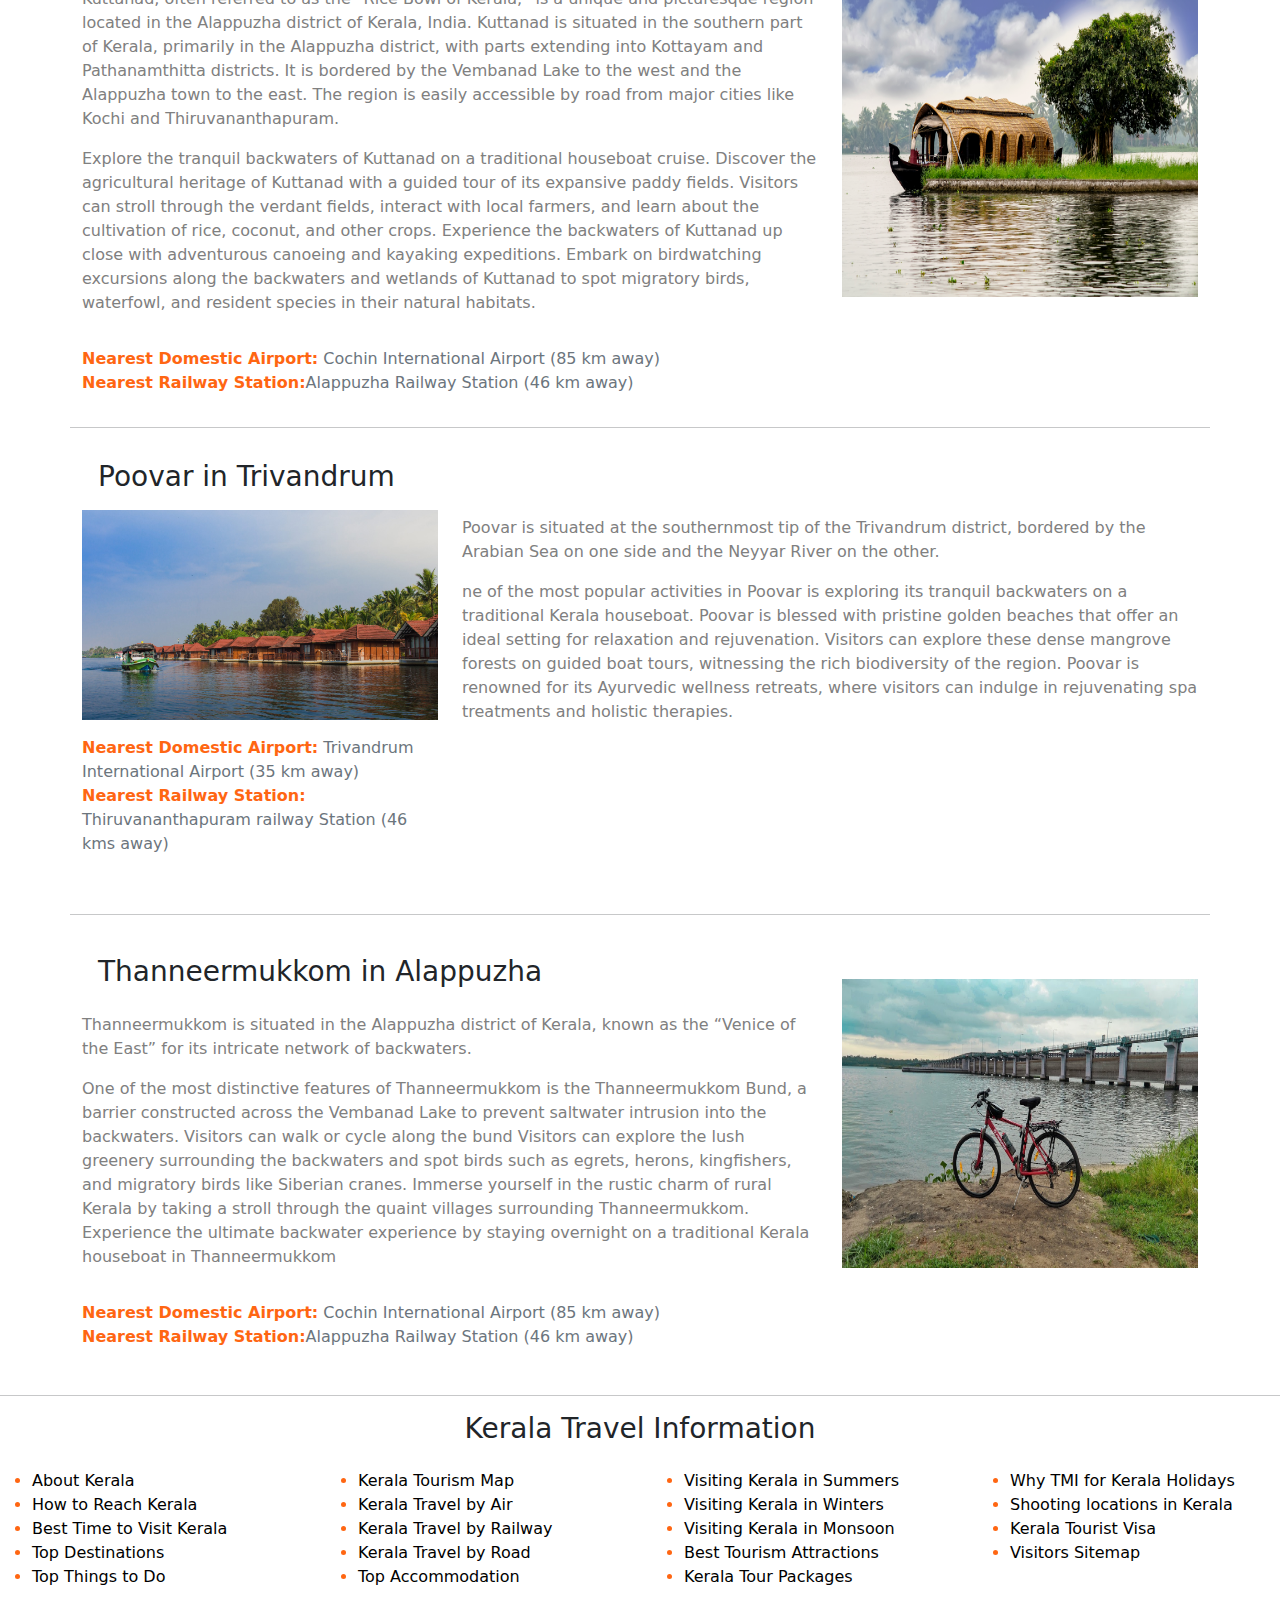
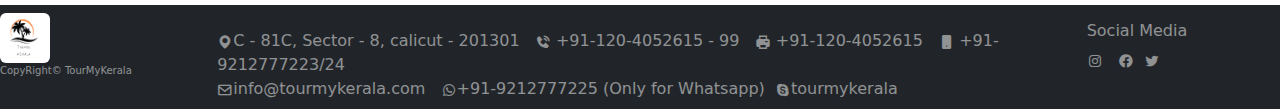
<file: backwaters.html>
<!DOCTYPE html>
<html lang="en">

<head>
    <meta charset="UTF-8">
    <meta name="viewport" content="width=device-width, initial-scale=1.0">
    <title>Backwaters-TourMyKerla</title>
    <link href="https://cdn.jsdelivr.net/npm/bootstrap@5.3.3/dist/css/bootstrap.min.css" rel="stylesheet"
        integrity="sha384-QWTKZyjpPEjISv5WaRU9OFeRpok6YctnYmDr5pNlyT2bRjXh0JMhjY6hW+ALEwIH" crossorigin="anonymous">

    <link rel="preconnect" href="https://fonts.googleapis.com">
    <link rel="preconnect" href="https://fonts.gstatic.com" crossorigin>
    <link
        href="https://fonts.googleapis.com/css2?family=Inter:ital,opsz,wght@0,14..32,100..900;1,14..32,100..900&display=swap"
        rel="stylesheet">
    <link rel="stylesheet" href="https://unpkg.com/boxicons@latest/css/boxicons.min.css">
    <link rel="stylesheet" href="backwaters.css">
    <link rel="stylesheet" href="https://unpkg.com/boxicons@latest/css/boxicons.min.css">
</head>

<body>
    <header>

        <nav class="navbar navbar-expand-lg bg-transparent">
            <div class="container-fluid">
                <a class="navbar-brand " style="color: #ff6612;" href="index.html">
                    <img src="images/logo.png" alt="Logo" width="100" height="100"
                        class="d-inline-block align-text-center">
                    TourMyKerala
                </a>
                <button class="navbar-toggler" type="button" data-bs-toggle="collapse"
                    data-bs-target="#navbarSupportedContent" aria-controls="navbarSupportedContent"
                    aria-expanded="false" aria-label="Toggle navigation">
                    <span class="navbar-toggler-icon"></span>
                </button>
                <div class="collapse navbar-collapse" id="navbarSupportedContent">
                    <ul class="navbar-nav mx-auto mb-2 mb-lg-0">

                        <li class="nav-item dropdown">
                            <a class="nav-link dropdown-toggle " style="color: #ff6612;" href="#" role="button"
                                data-bs-toggle="dropdown" aria-expanded="false">
                                Destinations
                            </a>
                            <ul class="dropdown-menu bg-dark pl-5 " style="z-index:1;">
                                <li><a class="dropdown-item text-info-emphasis" href="beaches1.html">Beaches</a></li>
                                <li><a class="dropdown-item text-info-emphasis" href="hillstations.html">Hill
                                        Staions</a></li>


                            </ul>
                        </li>
                        <li class="nav-item">
                            <a class="nav-link " style="color: #ff6612;" href="#Enquiry">Enquiry</a>
                        </li>

                    </ul>

                </div>
            </div>
        </nav>

    </header>
    <section>
        <div class="container">
            <div class="row  mt-2 align items center pb-3">
                <h3 class="mt-5 text-center mb-4 " style="  font-size: 56px;
                    line-height: 64px;
                    font-weight: 600;">Backwaters
                    in <SPAN style="color:#ff6612;">Kerala</SPAN>
                </h3>

                <div class="col-12  col-md-8 fs-5">
                    <p>Backwater is a part of the river where there is no movement and current. The backwaters are
                        formed by the action of waves
                        and shore currents creating low barrier islands across the mouths of rivers flowing down from
                        the Western Ghats range.
                        The geographical condition of Kerala is so tremendous that there are mazelike waterways running
                        almost across the state.
                        The lowest tide of the Arabian Sea, which has a high concentration of salt, enters these
                        waterways and the backwater is
                        formed.
                    </p>
                    <p>
                        The backwaters of Kerala are a network of 1500 km-long canal both man-made and natural, 38
                        silent rivers and 5 big lakes
                        extending from one end of Kerala to the other. The backwaters have a unique ecosystem -
                        freshwater from the rivers meets
                        the seawater from the Arabian Sea. In the middle of the waterways, there are many hidden
                        islands, towns and cities.
                        <br><br>
                    </p>
                    <h4 style="font-weight: bold; padding-left: 20px;"> INTERERTING FACTS</h4>
                    <UL>
                        <LI><span>The 8 hours boat ride from Kollam to Alappuzha is the longest cruise ride in Kerala;
                                the delightful ride is dotted
                                with lotus and lilies all around.</span></LI>
                        <LI><span>Kerala backwaters are mazelike waterways running almost across the state.
                                These backwaters are surrounded by paddy fields, green foliage and coconut trees; it is
                                definitely a geographic
                                formation.</span></LI>
                        <LI> <span>There is vivid explanation about backwaters in the famous novel, 'The god of small
                                things, 'The novel, which is written by Arundhati Roy, is a booker prize winner</span>
                        </LI>
                        <LI><span>A national geographical survey had put the backwaters of Kerala ahead of the Taj Mahal
                                on the 'list of places to see before you die.</span></LI>
                    </UL>
                </div>
                <div class="col-12 col-md-4">

                    <img src="images/backwater-1.png">
                </div>
                <hr>
            </div>
        </div>
    </section>
    <section>


        <article>
            <div class="container">

                <div class="row mt-3">

                    <div class="col-12 col-md-4 " id="south">

                        <h3 class="m-3">Ashtamudi Lake
                        </h3>
                        <img src="images/ashtamundi-lake.jpg" alt="ashtamundi-lake" class="w-100 h-50">
                        <p class="pt-3 lh-2 text-secondary">
                            <span style="color: #ff6612; font-weight: bold; "> Nearest Domestic Airport:</span>
                            Thrivandrum International Airport
                            (50 km away) <br>

                            <span style="color: #ff6612; font-weight: bold;">Nearest Railway Station:</span> Kollam
                            Junction<br>
                        </p>

                    </div>
                    <div class="col-12 col-md-8 mt-5">
                        <p class="mt-4 text-left ">
                            Often known as the gateway to the backwaters, it is the point where the brackish water
                            starts showing its true colors.
                            Located in the Kollam district of Kerala, Ashtamudi Lake is one of the largest freshwater
                            lakes in India. This palm-shaped
                            lake has recently emerged as one of the most visited regions in Kerala. Ashtamudi Lake is
                            the main source of water for many
                            other water bodies in Kerala. Amidst the lake, there are 3 prominent islands namely Munroe
                            Island, Chavara Island and
                            Thekkumbhagom Island.
                        </p>
                        <p>
                            For the tourists who want to catch sight of unique avian animals, then they should go for a
                            cruise ride in Kerala, on
                            the bank of Ashtamudi lake. While passing through the houseboats, one can see many varieties
                            of birds and herbal trees
                            stationed on the multiple islands within the backwaters. On the bank of Ashtamudi lake, the
                            unique traditional ferries
                            called Kettuvalloms is being made.
                        </p>
                    </div>

                </div>

                <div class="row " style="margin-top: 50px;">
                    <hr>
                    <div class="col-12 col-md-8  mt-2">
                        <h3 class="m-3">Vembanad Backwaters</h3>
                        <p class="mt-4 ">
                            One can see a million of lilies and lotuses sprouting on this stretch which simply looks
                            like a queen's pearl necklace.
                            The famous snake boat competition is organized here during Onam. It is indeed amazing to
                            watch oarsmen, at least a hundred
                            of them in one boat, slice their way through the waters to the fast rhythm of their own full
                            throated singing. On the
                            boulevard of this stretch, tourists can spot some magnificent birds at the Kumarakom bird
                            sanctuary. The bird sanctuary
                            is an ornithologist's fantasy, with a significant number of rare breeds gathered in one
                            small area. Within the backwaters,
                            there are many islands. Among the islands, Wellingdon Island deserves special mention as it
                            houses the Port of Cochin and the largest naval presence in India: the Southern Naval
                            Command.
                        </p>
                        <p class="pt-3 lh-2 text-secondary ">
                            <span style="color: #ff6612; font-weight: bold; "> Nearest Domestic Airport:</span>
                            Kozhikode (48 km away) <br>
                            <span style="color: #ff6612; font-weight: bold;">Nearest Railway Station:</span>
                            Kozhikode (46 km away)

                        </p>
                    </div>
                    <div class="col-12 col-md-4 mt-5 " id="">


                        <img src="images/vembanad-backwater.jpg" alt="Begal Fort" class="w-100 h-75">

                    </div>

                </div>
                <div class="row mt-3">

                    <div class="col-12 col-md-4 " id="south">

                        <h3 class="m-3">Valiyaparamba in Kasargod
                        </h3>
                        <img src="images/valiyaparamba.jpg" alt="ashtamundi-lake" class="w-100 h-50">
                        <p class="pt-3 lh-2 text-secondary">
                            <span style="color: #ff6612; font-weight: bold; "> Nearest Domestic Airport:</span>
                            Mangalore International Airport (50km)
                            (50 km away) <br>

                            <span style="color: #ff6612; font-weight: bold;">Nearest Railway Station:</span> Kasaragod
                            railway Station (46 kms away)
                            Junction<br>
                        </p>

                    </div>
                    <div class="col-12 col-md-8 mt-5">
                        <p class="mt-4 text-left ">
                            Valiyaparamba is a hidden gem nestled in the Kasaragod district of Kerala, India. Situated
                            between the Arabian Sea and the Western Ghats, this offbeat backwater destination offers a
                            serene escape from the hustle and bustle of city life.
                        </p>
                        <p>
                            Location-wise, Valiyaparamba is located about 30 kilometers from Kasaragod town and can be
                            easily reached by road. The nearest airport is Mangalore International Airport, which is
                            approximately 75 kilometers away.
                            One of the main attractions of Valiyaparamba is its backwater cruises. Travelers can embark
                            on a leisurely houseboat journey along the meandering waterways, soaking in the scenic
                            beauty of the surroundings
                            Fishing is another popular activity in Valiyaparamba. Visitors can try their hand at
                            traditional methods of fishing or simply watch the local fishermen cast their nets in the
                            backwaters.
                            For nature lovers, Valiyaparamba offers plenty of opportunities for birdwatching and
                            wildlife spotting. The Kerala backwaters are home to a diverse range of bird species
                            Aside from water-based activities, Valiyaparamba also has cultural attractions worth
                            exploring. Visitors can visit the nearby Bekal Fort, one of the largest and best-preserved
                            forts in Kerala.
                        </p>
                    </div>

                </div>
                <div class="row " style="margin-top: 50px;">
                    <hr>
                    <div class="col-12 col-md-8  mt-2">
                        <h3 class="m-3">Kavvayi in Kannur</h3>
                        <p class="mt-4 ">
                            Kavvayi is a picturesque backwater destination situated in the Kannur district of Kerala,
                            India. It is located near Payyanur,Kavvayi is renowned for its serene backwaters, lush
                            greenery, and tranquil ambiance, making it an ideal retreat for travelers seeking a peaceful
                            escape
                        </p>
                        <p>
                            The highlight of a visit to Kavvayi is exploring its backwaters on a traditional houseboat
                            or a country boat.
                            For those seeking a more adventurous experience, canoeing and kayaking are popular
                            activities in Kavvayi
                            Take a break from the water and explore the charming villages that dot the banks of the
                            backwaters.
                            Kavvayi is located close to several other attractions worth exploring, including the
                            historic town of Payyanur, the ancient Muthappan Temple, and the scenic Ezhimala Hill
                        </p>
                        <p class="pt-3 lh-2 text-secondary ">
                            <span style="color: #ff6612; font-weight: bold; "> Nearest Domestic Airport:</span>
                            Kannur Railway station (48 km away) <br>
                            <span style="color: #ff6612; font-weight: bold;">Nearest Railway Station:</span>
                            Kozhikode (46 km away)

                        </p>
                    </div>
                    <div class="col-12 col-md-4 mt-5 " id="">


                        <img src="images/kavvayi-kannur.jpg" alt="Begal Fort" class="w-100 h-75">

                    </div>

                </div>
                <div class="row mt-3">
                    <hr>

                    <div class="col-12 col-md-4 " id="">

                        <h3 class="m-3"> Munroe Island in Kollam
                        </h3>
                        <img src="images/munroe-island-kerela.jpg" alt="munroe-island-kerela" class="w-100 h-50">
                        <p class="pt-3 lh-2 text-secondary">
                            <span style="color: #ff6612; font-weight: bold; "> Nearest Domestic Airport:</span>
                            Trivandrum International Airport (80 km away)
                            (50 km away) <br>

                            <span style="color: #ff6612; font-weight: bold;">Nearest Railway Station:</span> Kollam
                            Junction
                            railway Station (46 kms away)
                            <br>
                        </p>

                    </div>
                    <div class="col-12 col-md-8 mt-5">
                        <p class="mt-4 text-left ">
                            Munroe Island, also known as Mundrothuruthu, is a picturesque island located at the
                            confluence of Ashtamudi Lake and the Kallada River in Kollam district, Kerala, India.
                            Named after Colonel John Munroe, a British resident of erstwhile Travancore, this tranquil
                            island is renowned for its serene backwaters, lush greenery, and rich biodiversity.
                        </p>
                        <p>
                            Munroe Island serves as a gateway to explore other attractions in the region, including
                            backwater destinations of Ashtamudi Lake and Asthamudi Wetland.
                            Coir-making is a traditional occupation in Munroe Island, and visitors can visit local
                            coir-making units to learn about the process of extracting coir fiber from coconut husks.
                            Munroe Island is home to several quaint villages where visitors can experience the
                            traditional way of life in Kerala. Guided village tours offer insights into local customs,
                            culture, and handicrafts.
                        </p>
                    </div>

                </div>
                <div class="row " style="margin-top: 50px;">
                    <hr>
                    <div class="col-12 col-md-8  mt-2">
                        <h3 class="m-3">Nileshwar in Kasargod</h3>
                        <p class="mt-4 ">
                            Nileshwar is strategically positioned along the Malabar Coast,Experience the charm of Kerala
                            backwaters with a houseboat stay on the Tejaswini River.
                        </p>
                        <p>
                            Travelers can embark on a leisurely boat ride along the Tejaswini River, soaking in the
                            tranquil ambiance and observing the local life along the riverbanks.
                            Nileshwar is renowned for its pristine beaches, characterized by golden sands, swaying palm
                            trees, and blue waters. The iconic Nileshwar Beach and nearby spots like Valiyaparamba Beach
                            offer idyllic settings for strolls
                            The Nileshwar Rajarajeswara Temple, dedicated to Lord Shiva, is a prominent landmark near
                            the Kerala backwaters of Nileshwar.
                            Relax and rejuvenate your mind, body, and soul with authentic Ayurvedic treatments and
                            therapies offered in Nileshwar.
                        </p>
                        <p class="pt-3 lh-2 text-secondary ">
                            <span style="color: #ff6612; font-weight: bold; "> Nearest Domestic Airport:</span>
                            Mangalore International Airport (80 km away) <br>
                            <span style="color: #ff6612; font-weight: bold;">Nearest Railway Station:</span>Nileshwar
                            railway station
                            Kozhikode (46 km away)

                        </p>
                    </div>
                    <div class="col-12 col-md-4 mt-5 " id="">


                        <img src="images/kavvayi-kannur.jpg" alt="Begal Fort" class="w-100 h-75">

                    </div>

                </div>
                <div class="row mt-3">
                    <hr>

                    <div class="col-12 col-md-4 " id="">

                        <h3 class="m-3"> Kadamakkudy in Ernakulum
                        </h3>
                        <img src="images/kadamakkudy.png" alt="munroe-island-kerela" class="w-100 h-50">
                        <p class="pt-3 lh-2 text-secondary">
                            <span style="color: #ff6612; font-weight: bold; "> Nearest Domestic Airport:</span>
                            Cochin International Airport,
                            (50 km away) <br>

                            <span style="color: #ff6612; font-weight: bold;">Nearest Railway Station:</span> Ernakulam
                            Junction
                            railway Station (46 kms away)
                            <br>
                        </p>

                    </div>
                    <div class="col-12 col-md-8 mt-5">
                        <p class="mt-4 text-left ">
                            Kadamakkudy is a group of islands located near Kochi, in the Ernakulam district of Kerala,
                            India. Situated amidst the serene backwaters of Kerala, Kadamakkudy offers a tranquil escape
                            from the urban hustle and bustle.
                        </p>
                        <p>
                            One of the most popular activities in Kadamakkudy is exploring its tranquil backwaters on a
                            traditional houseboat or a country canoe.
                            Explore the rustic charm and local way of life in Kadamakkudy by taking village walks or
                            cycling tours through its scenic countryside.
                            Delve into the flavors of Kerala cuisine with cooking classes and culinary experiences
                            offered in Kadamakkudy
                        </p>
                    </div>

                </div>
                <div class="row " style="margin-top: 50px;">
                    <hr>
                    <div class="col-12 col-md-8  mt-2">
                        <h3 class="m-3"> Kuttanad in Alappuzha</h3>
                        <p class="mt-4 ">
                            Kuttanad, often referred to as the “Rice Bowl of Kerala,” is a unique and picturesque region
                            located in the Alappuzha district of Kerala, India.
                            Kuttanad is situated in the southern part of Kerala, primarily in the Alappuzha district,
                            with parts extending into Kottayam and Pathanamthitta districts.

                            It is bordered by the Vembanad Lake to the west and the Alappuzha town to the east. The
                            region is easily accessible by road from major cities like Kochi and Thiruvananthapuram.
                        </p>
                        <p>
                            Explore the tranquil backwaters of Kuttanad on a traditional houseboat cruise.
                            Discover the agricultural heritage of Kuttanad with a guided tour of its expansive paddy
                            fields. Visitors can stroll through the verdant fields, interact with local farmers, and
                            learn about the cultivation of rice, coconut, and other crops.
                            Experience the backwaters of Kuttanad up close with adventurous canoeing and kayaking
                            expeditions.
                            Embark on birdwatching excursions along the backwaters and wetlands of Kuttanad to spot
                            migratory birds, waterfowl, and resident species in their natural habitats.
                        </p>
                        <p class="pt-3 lh-2 text-secondary ">
                            <span style="color: #ff6612; font-weight: bold; "> Nearest Domestic Airport:</span>
                            Cochin International Airport (85 km away) <br>
                            <span style="color: #ff6612; font-weight: bold;">Nearest Railway Station:</span>Alappuzha
                            Railway Station
                            (46 km away)

                        </p>
                    </div>
                    <div class="col-12 col-md-4 mt-5 " id="">


                        <img src="images/kuttanad-alappuzha.jpg" alt="Begal Fort" class="w-100 h-75">

                    </div>

                </div>
                <div class="row mt-3">
                    <hr>

                    <div class="col-12 col-md-4 " id="">

                        <h3 class="m-3"> Poovar in Trivandrum
                        </h3>
                        <img src="images/poovar-trivandrum.jpg" alt="munroe-island-kerela" class="w-100 h-50">
                        <p class="pt-3 lh-2 text-secondary">
                            <span style="color: #ff6612; font-weight: bold; "> Nearest Domestic Airport:</span>
                            Trivandrum International Airport
                            (35 km away) <br>

                            <span style="color: #ff6612; font-weight: bold;">Nearest Railway Station:</span>
                            Thiruvananthapuram

                            railway Station (46 kms away)
                            <br>
                        </p>

                    </div>
                    <div class="col-12 col-md-8 mt-5">
                        <p class="mt-4 text-left ">
                            Poovar is situated at the southernmost tip of the Trivandrum district, bordered by the
                            Arabian Sea on one side and the Neyyar River on the other.
                        </p>
                        <p>
                            ne of the most popular activities in Poovar is exploring its tranquil backwaters on a
                            traditional Kerala houseboat.
                            Poovar is blessed with pristine golden beaches that offer an ideal setting for relaxation
                            and rejuvenation.
                            Visitors can explore these dense mangrove forests on guided boat tours, witnessing the rich
                            biodiversity of the region.
                            Poovar is renowned for its Ayurvedic wellness retreats, where visitors can indulge in
                            rejuvenating spa treatments and holistic therapies.
                        </p>
                    </div>

                </div>
                <div class="row " style="margin-top: 50px;">
                    <hr>
                    <div class="col-12 col-md-8  mt-2">
                        <h3 class="m-3"> Thanneermukkom in Alappuzha</h3>
                        <p class="mt-4 ">
                            Thanneermukkom is situated in the Alappuzha district of Kerala, known as the “Venice of the
                            East” for its intricate network of backwaters.
                        </p>
                        <p>
                            One of the most distinctive features of Thanneermukkom is the Thanneermukkom Bund, a barrier
                            constructed across the Vembanad Lake to prevent saltwater intrusion into the backwaters.
                            Visitors can walk or cycle along the bund
                            Visitors can explore the lush greenery surrounding the backwaters and spot birds such as
                            egrets, herons, kingfishers, and migratory birds like Siberian cranes.
                            Immerse yourself in the rustic charm of rural Kerala by taking a stroll through the quaint
                            villages surrounding Thanneermukkom.
                            Experience the ultimate backwater experience by staying overnight on a traditional Kerala
                            houseboat in Thanneermukkom
                        </p>
                        <p class="pt-3 lh-2 text-secondary ">
                            <span style="color: #ff6612; font-weight: bold; "> Nearest Domestic Airport:</span>
                            Cochin International Airport (85 km away) <br>
                            <span style="color: #ff6612; font-weight: bold;">Nearest Railway Station:</span>Alappuzha
                            Railway Station
                            (46 km away)

                        </p>
                    </div>
                    <div class="col-12 col-md-4 mt-5 " id="">


                        <img src="images/thanneermukkom-bund.jpg" alt="Begal Fort" class="w-100 h-75">

                    </div>

                </div>







            </div>

        </article>

        <article id="Enquiry">

            <div class="row " style="margin-top: 30px; ">
                <hr>
                <h3 class="text-center pb-3">Kerala Travel Information</h3>
                <div class="col-12 col-md-3">

                    <ul>
                        <li><a href="https://www.tourmyindia.com/states/kerala/">About Kerala</a></li>
                        <li><a href="https://www.tourmyindia.com/states/kerala/how-to-reach.html">How to Reach
                                Kerala</a></li>
                        <li><a href="https://www.tourmyindia.com/states/kerala/best-time-to-visit.html">Best Time to
                                Visit Kerala</a></li>
                        <li><a href="https://www.tourmyindia.com/states/kerala/top-tourist-destinations.html">Top
                                Destinations</a></li>
                        <li><a href="https://www.tourmyindia.com/states/kerala/top-things-to-do.html">Top Things to
                                Do</a></li>


                    </ul>
                </div>
                <div class="col-12 col-md-3">
                    <ul>
                        <li><a href="https://www.tourmyindia.com/states/kerala/kerala-map.html">Kerala Tourism Map</a>
                        </li>
                        <li><a href="https://www.tourmyindia.com/states/kerala/travel-by-air.html">Kerala Travel by
                                Air</a></li>
                        <li><a href="https://www.tourmyindia.com/states/kerala/travel-by-train.html">Kerala Travel by
                                Railway</a></li>
                        <li><a href="https://www.tourmyindia.com/states/kerala/travel-by-road.html">Kerala Travel by
                                Road</a></li>
                        <li><a href="https://www.tourmyindia.com/states/kerala/hotels-in-kerala.html">Top
                                Accommodation</a></li>


                    </ul>
                </div>
                <div class="col-12 col-md-3">
                    <ul>

                        <li><a href="https://www.tourmyindia.com/states/kerala/traveling-kerala-in-summer.html">Visiting
                                Kerala in Summers</a></li>
                        <li><a href="https://www.tourmyindia.com/states/kerala/traveling-kerala-in-winters.html">Visiting
                                Kerala in Winters</a></li>
                        <li><a href="https://www.tourmyindia.com/states/kerala/traveling-kerala-in-monsoon.html">Visiting
                                Kerala in Monsoon</a></li>
                        <li><a href="https://www.tourmyindia.com/states/kerala/top-tourist-attractions.html">Best
                                Tourism Attractions</a></li>
                        <li><a href="https://www.tourmyindia.com/packages-tour-india/kerala-travel-packages/">Kerala
                                Tour Packages</a></li>
                    </ul>
                </div>
                <div class="col-12 col-md-3">
                    <ul>
                        <li><a href="https://www.tourmyindia.com/states/kerala/why-tmi-for-kerala-holidays.html">Why TMI
                                for Kerala Holidays</a></li>
                        <li><a href="https://www.tourmyindia.com/states/kerala/shooting-locations-kerala.html">Shooting
                                locations in Kerala</a></li>

                        <li><a href="https://www.tourmyindia.com/states/kerala/tourist-visa.html">Kerala Tourist
                                Visa</a></li>
                        <li><a href="https://www.tourmyindia.com/states/kerala/visitors-sitemap.html">Visitors
                                Sitemap</a></li>
                    </ul>
                </div>
            </div>
            </div>
            </div>
        </article>


    </section>
    <footer>
        <div class="row bg-dark">
            <div class="col-2">
                <img src="images/logo.png" class="rounded mx-auto  mt-2" height="50" width="50"><br>
                <p class="text-white-50 " style="font-size: x-small;">
                    CopyRight&copy; TourMyKerala
                </p>
            </div>
            <div class="col text-white-50   mt-4 mb-2 ">
                <i class='bx bxs-map'></i>C - 81C, Sector - 8, calicut - 201301 &nbsp;&nbsp;<i
                    class='bx bxs-phone-call'></i> +91-120-4052615 - 99 &nbsp;&nbsp;<i class='bx bxs-printer'></i>
                +91-120-4052615 &nbsp;&nbsp;<i class='bx bxs-mobile'></i> +91-9212777223/24<br>
                <i class='bx bx-envelope'></i>info@tourmykerala.com &nbsp;&nbsp;<i
                    class='bx bxl-whatsapp'></i>+91-9212777225 (Only for Whatsapp)&nbsp;&nbsp;<i
                    class='bx bxl-skype'></i>tourmykerala

            </div>
            <div class="col-2 text-white-50 mt-3">
                <h6>Social Media</h6>
                <i class='bx bxl-instagram'></i> &nbsp; <i class='bx bxl-facebook-circle'></i> &nbsp;<i
                    class='bx bxl-twitter'></i>
            </div>
        </div>
    </footer>






    <script src="https://cdn.jsdelivr.net/npm/bootstrap@5.3.3/dist/js/bootstrap.bundle.min.js"
        integrity="sha384-YvpcrYf0tY3lHB60NNkmXc5s9fDVZLESaAA55NDzOxhy9GkcIdslK1eN7N6jIeHz"
        crossorigin="anonymous"></script>
</body>

</html>
</file>
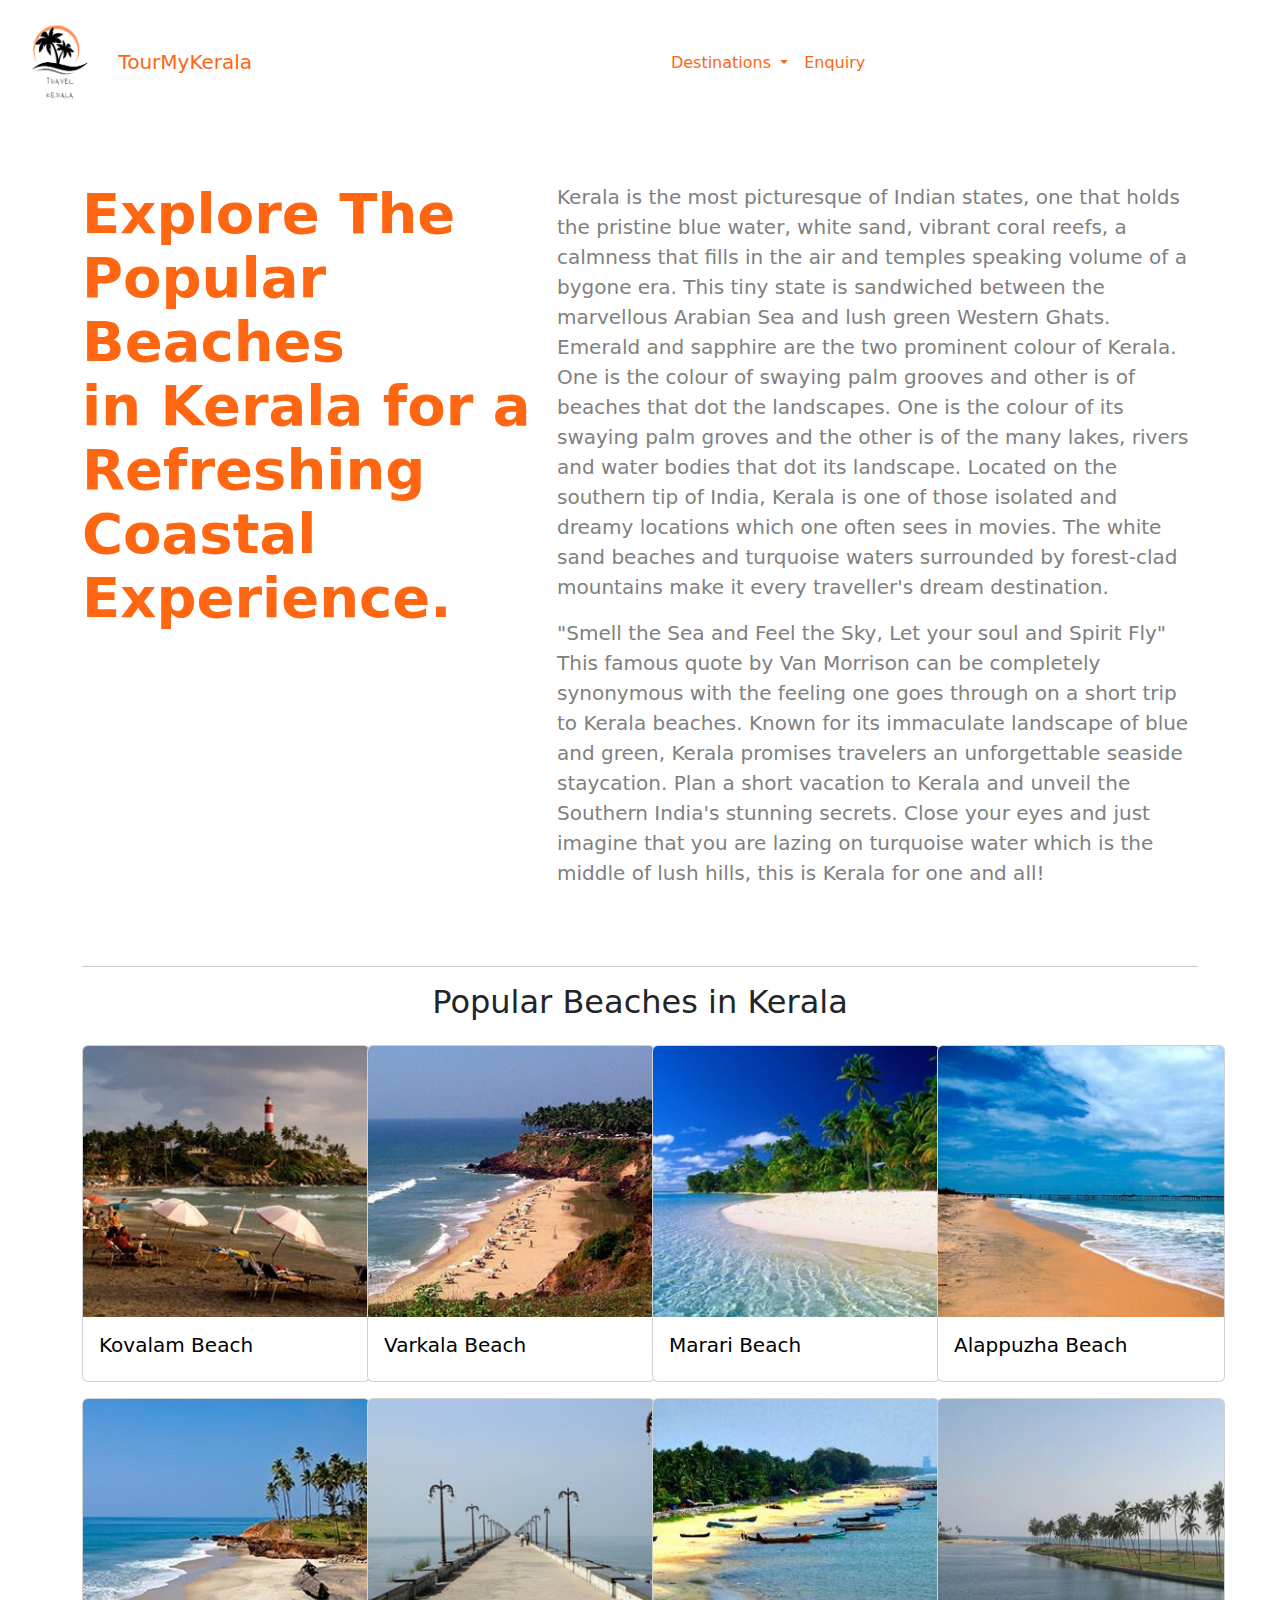
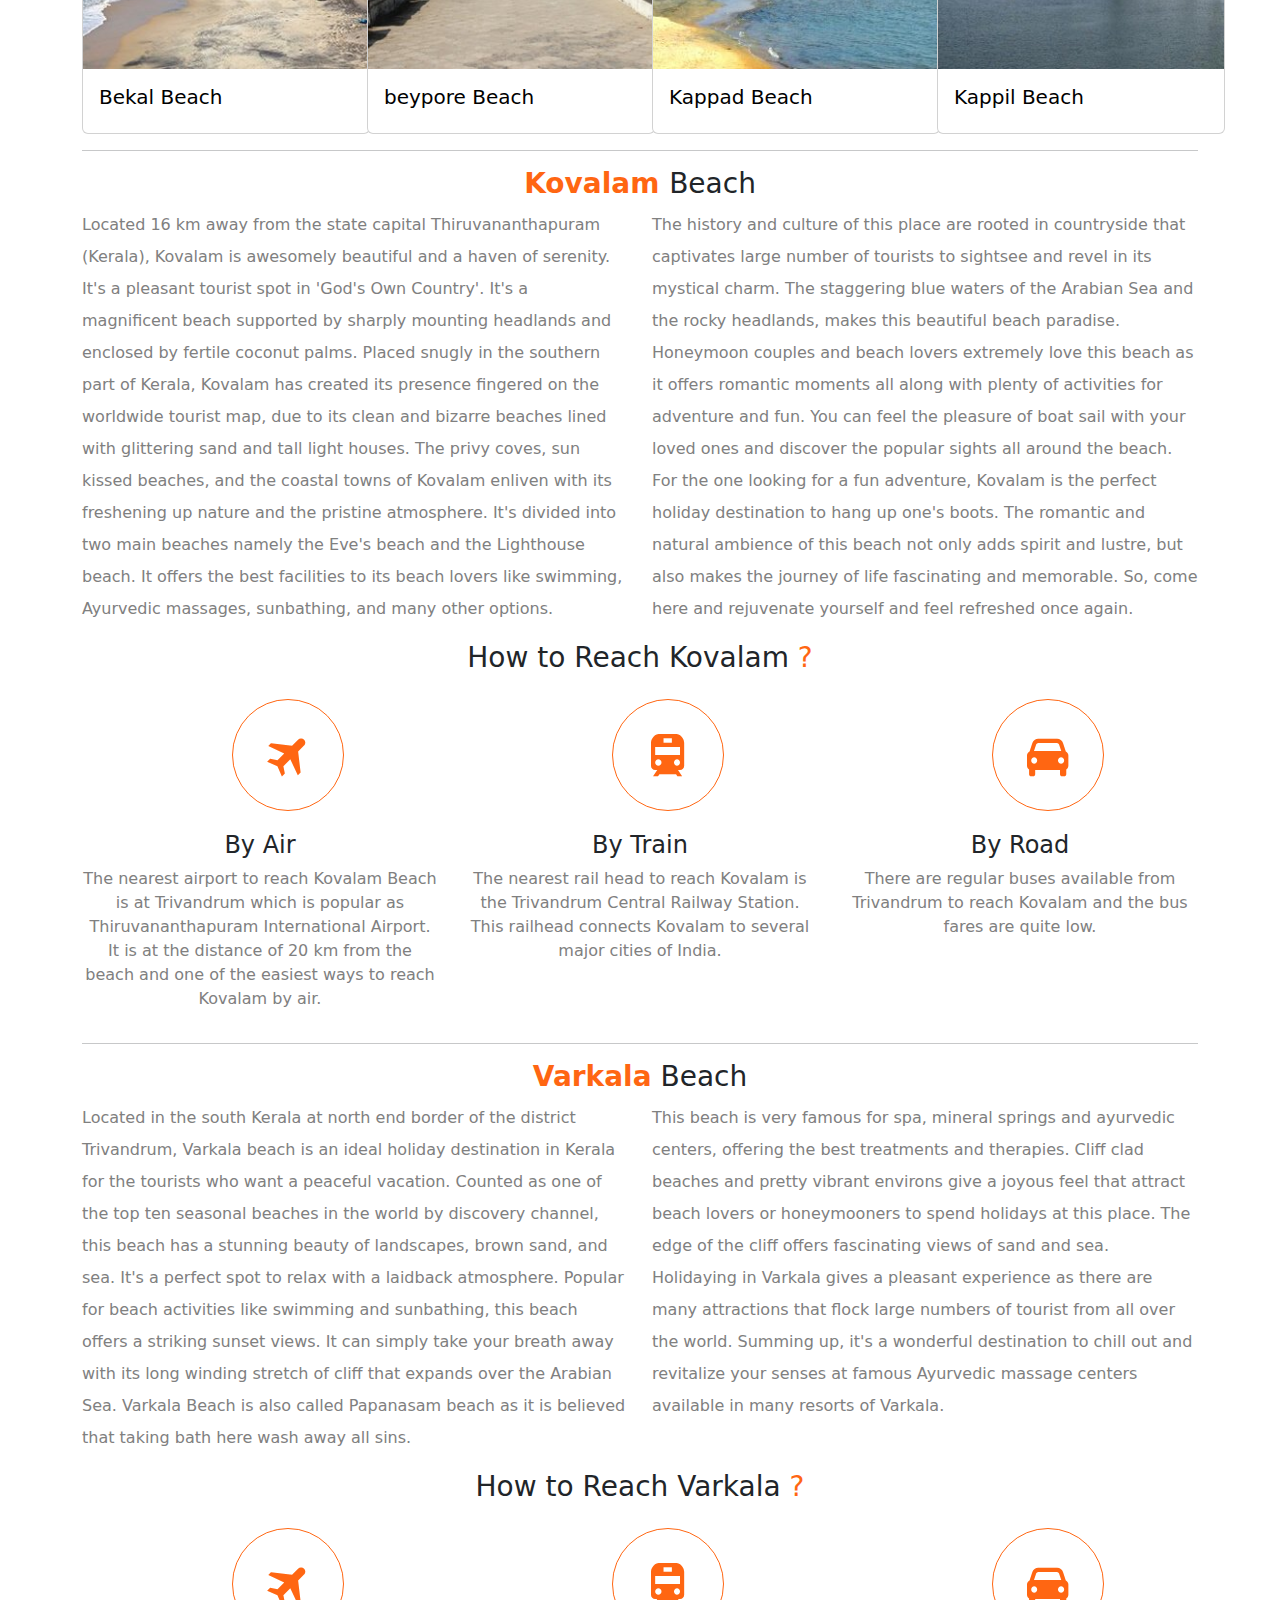
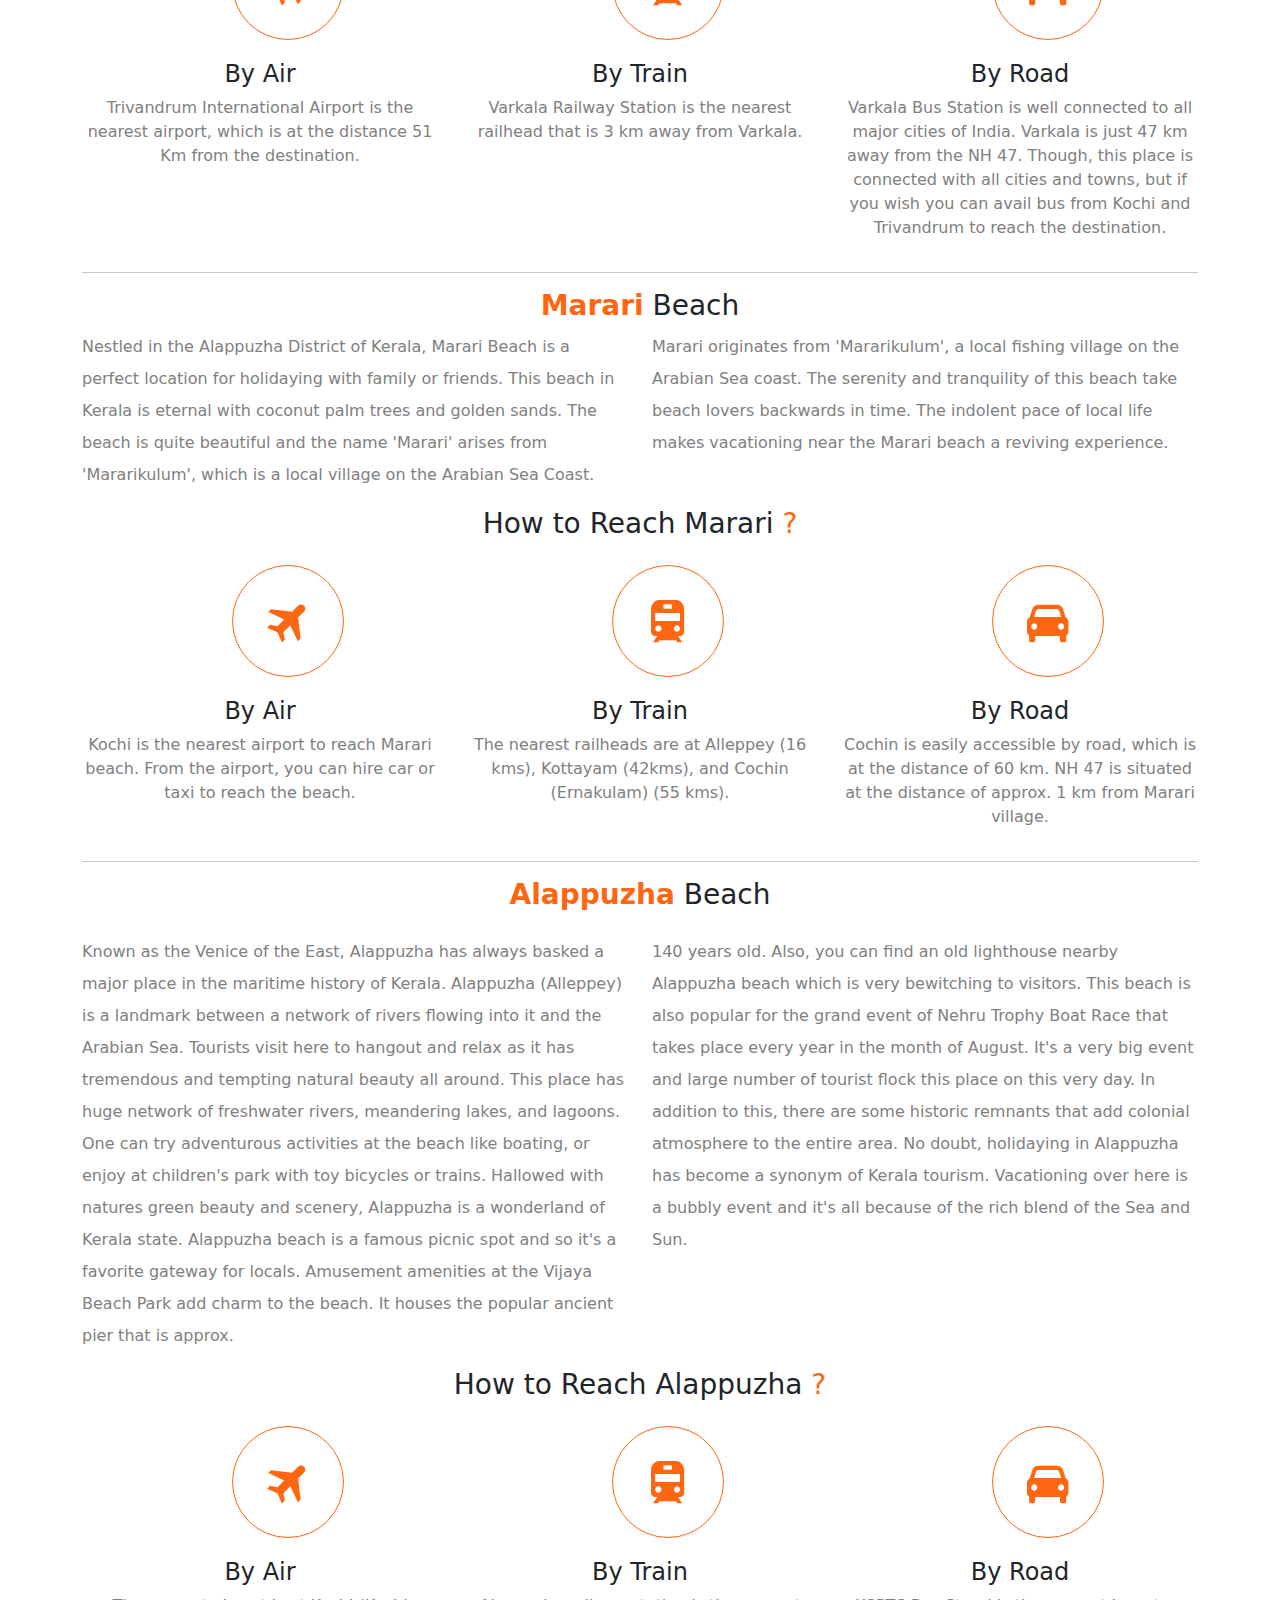
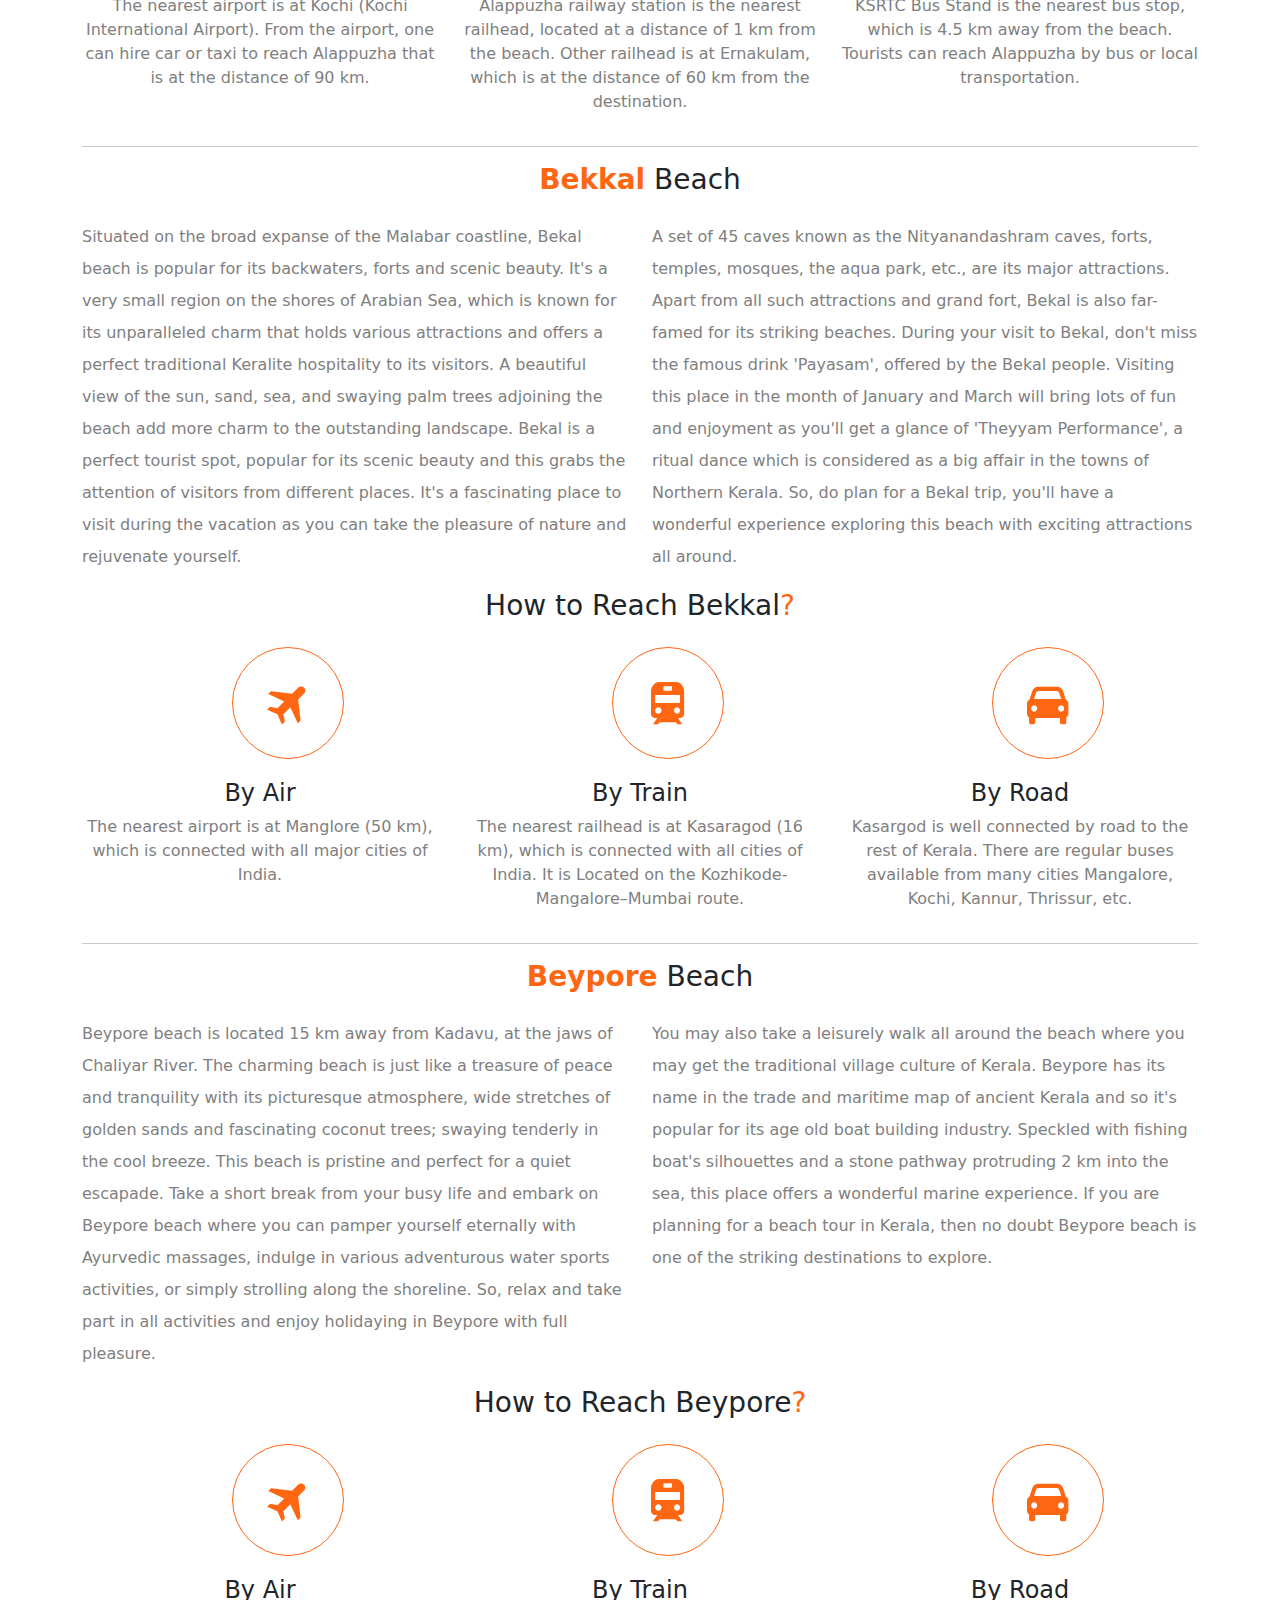
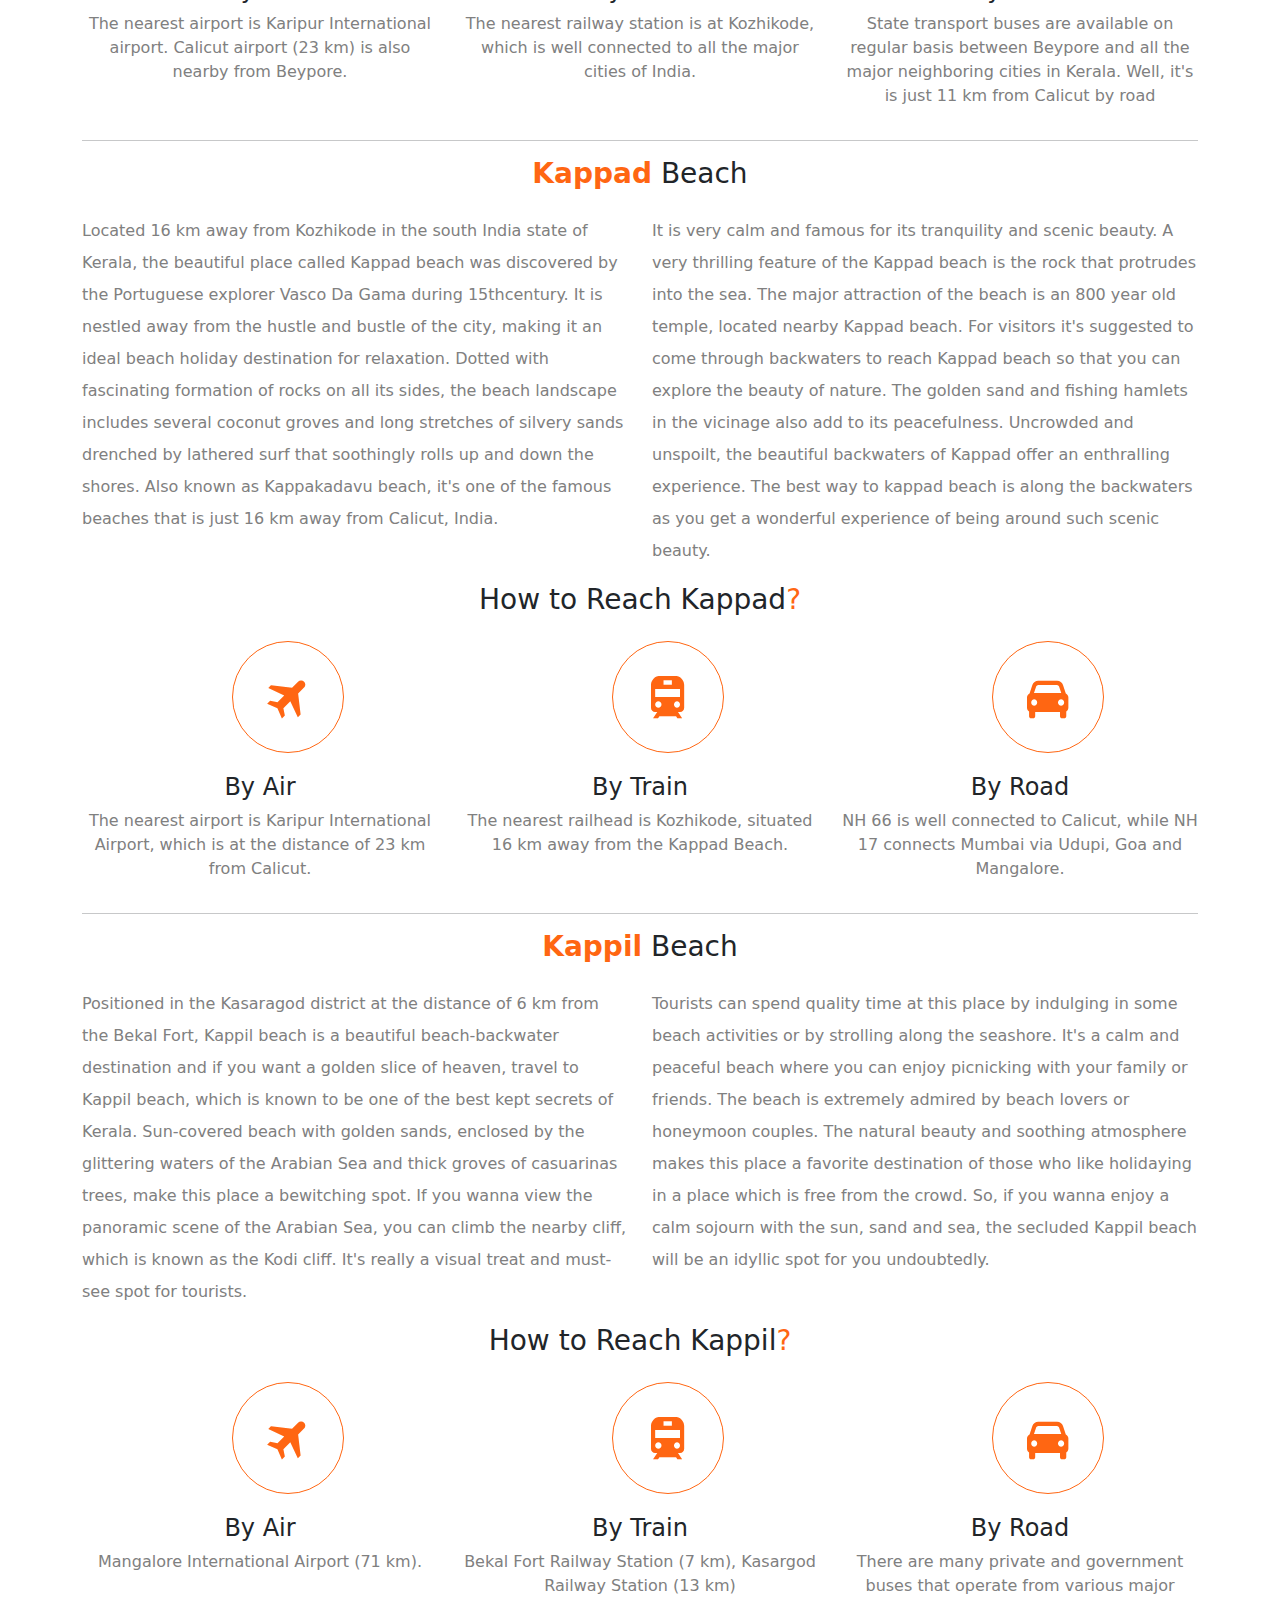
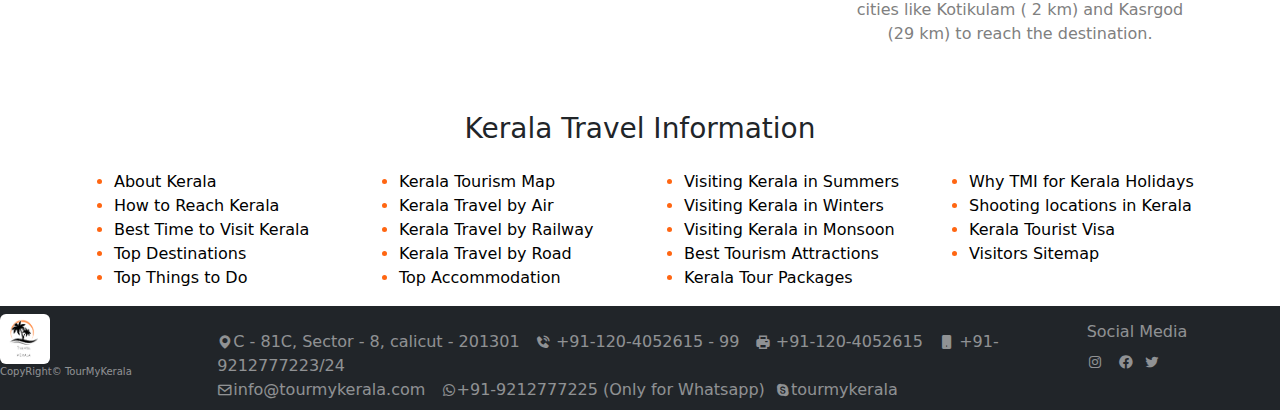
<file: beaches1.html>
<!DOCTYPE html>
<html lang="en">

<head>
    <meta charset="UTF-8">
    <meta name="viewport" content="width=device-width, initial-scale=1.0">
    <title>Beaches-TourMyKerala</title>
    <link href="https://cdn.jsdelivr.net/npm/bootstrap@5.3.3/dist/css/bootstrap.min.css" rel="stylesheet"
        integrity="sha384-QWTKZyjpPEjISv5WaRU9OFeRpok6YctnYmDr5pNlyT2bRjXh0JMhjY6hW+ALEwIH" crossorigin="anonymous">

    <link rel="preconnect" href="https://fonts.googleapis.com">
    <link rel="preconnect" href="https://fonts.gstatic.com" crossorigin>
    <link
        href="https://fonts.googleapis.com/css2?family=Inter:ital,opsz,wght@0,14..32,100..900;1,14..32,100..900&display=swap"
        rel="stylesheet">
    <link rel="stylesheet" href="https://unpkg.com/boxicons@latest/css/boxicons.min.css">
    <link rel="stylesheet" href="beaches1.css">
    <link rel="stylesheet" href="https://unpkg.com/boxicons@latest/css/boxicons.min.css">
</head>

<body>
    <header>

        <nav class="navbar navbar-expand-lg bg-transparent">
            <div class="container-fluid">
                <a class="navbar-brand " style="color: #ff6612;" href="index.html">
                    <img src="images/logo.png" alt="Logo" width="100" height="100"
                        class="d-inline-block align-text-center">
                    TourMyKerala
                </a>
                <button class="navbar-toggler" type="button" data-bs-toggle="collapse"
                    data-bs-target="#navbarSupportedContent" aria-controls="navbarSupportedContent"
                    aria-expanded="false" aria-label="Toggle navigation">
                    <span class="navbar-toggler-icon"></span>
                </button>
                <div class="collapse navbar-collapse" id="navbarSupportedContent">
                    <ul class="navbar-nav mx-auto mb-2 mb-lg-0">


                        <li class="nav-item dropdown">
                            <a class="nav-link dropdown-toggle " style="color: #ff6612;" href="#" role="button"
                                data-bs-toggle="dropdown" aria-expanded="false">
                                Destinations
                            </a>
                            <ul class="dropdown-menu bg-dark pl-5 " style="z-index:1;">
                                <li><a class="dropdown-item text-info-emphasis" href="hillstations.html">Hill
                                        Stations</a></li>
                                <li><a class="dropdown-item text-info-emphasis" href="backwaters.html">Backwaters</a>
                                </li>


                            </ul>
                        </li>
                        <li class="nav-item">
                            <a class="nav-link" style="color: #ff6612;" href="#Enquiry">Enquiry</a>
                        </li>

                    </ul>

                </div>
            </div>
        </nav>

    </header>
    <article>
        <div class="container">
            <div class="row  mt-2 align items center pb-3">
                <div class="col-12 col-md-5">
                    <h2 class="mt-5  " style="color:#ff6612;  font-size: 56px;
                    line-height: 64px;
                    font-weight: 600;">Explore The <br>Popular Beaches <br> in Kerala for a <br>Refreshing <br> Coastal
                        <br>Experience.
                    </h2>
                </div>
                <div class="col-12 col-md-7 mt-5 fs-5">
                    <p>Kerala is the most picturesque of Indian states, one that holds the pristine blue water, white
                        sand, vibrant coral reefs, a calmness that fills in the air and temples speaking volume of a
                        bygone era. This tiny state is sandwiched between the marvellous Arabian Sea and lush green
                        Western Ghats. Emerald and sapphire are the two prominent colour of Kerala. One is the colour of
                        swaying palm grooves and other is of beaches that dot the landscapes. One is the colour of its
                        swaying palm groves and the other is of the many lakes, rivers and water bodies that dot its
                        landscape.
                        Located on the southern tip of India, Kerala is one of those isolated and dreamy locations which
                        one often sees in movies. The white sand beaches and turquoise waters surrounded by forest-clad
                        mountains make it every traveller's dream destination.
                    </p>
                    <p>
                        "Smell the Sea and Feel the Sky, Let your soul and Spirit Fly" This famous quote by Van Morrison
                        can be completely synonymous with the feeling one goes through on a short trip to Kerala
                        beaches. Known for its immaculate landscape of blue and green, Kerala promises travelers an
                        unforgettable seaside staycation. Plan a short vacation to Kerala and unveil the Southern
                        India's stunning secrets. Close your eyes and just imagine that you are lazing on turquoise
                        water which is the middle of lush hills, this is Kerala for one and all!
                        <br><br>
                    </p>
                </div>

            </div>
            <hr>
            <div class="row mt-2">
                <h2 class="text-center mb-4">Popular Beaches in Kerala</h2>
                <div class="col-12 col-md-3 cardtransform">
                    <div class="card" style="width: 18rem;">
                        <img src="images/Kovalam-beache.jpg" class="card-img-top" alt="Kovalam-beach">
                        <div class="card-body">
                            <h5 class="card-title"><a href="#kovalam">Kovalam Beach</a></h5>

                        </div>
                    </div>
                </div>
                <div class="col-12 col-md-3 cardtransform">
                    <div class="card" style="width: 18rem;">
                        <img src="images/varkala-beach-1.jpg" class="card-img-top" alt="varkala-beach">
                        <div class="card-body">
                            <h5 class="card-title"><a href="#varkala">Varkala Beach</a></h5>

                        </div>
                    </div>
                </div>
                <div class="col-12 col-md-3 cardtransform">
                    <div class="card" style="width: 18rem;">
                        <img src="images/marari-beach-1.jpg" class="card-img-top" alt="marari-beach">
                        <div class="card-body">
                            <h5 class="card-title"><a href="#marari">Marari Beach</a></h5>

                        </div>
                    </div>
                </div>
                <div class="col-12 col-md-3 cardtransform">
                    <div class="card" style="width: 18rem;">
                        <img src="images/alappuzha-beach-1.jpg" class="card-img-top" alt="Alappuzha">
                        <div class="card-body">
                            <h5 class="card-title"><a href="#alapuzha">Alappuzha Beach</a></h5>

                        </div>
                    </div>
                </div>
            </div>
            <div class="row mt-3">
                <div class="col-12 col-md-3 cardtransform">
                    <div class="card" style="width: 18rem;">
                        <img src="images/bekal-beach.jpg" class="card-img-top" alt="bekal-beach">
                        <div class="card-body">
                            <h5 class="card-title"><a href="#bekkal">Bekal Beach</a></h5>

                        </div>
                    </div>
                </div>
                <div class="col-12 col-md-3 cardtransform">
                    <div class="card" style="width: 18rem;">
                        <img src="images/beypore-beach.jpg" class="card-img-top" alt="beypore-beach">
                        <div class="card-body">
                            <h5 class="card-title"><a href="#beypore">beypore Beach</a></h5>

                        </div>
                    </div>
                </div>
                <div class="col-12 col-md-3 cardtransform">
                    <div class="card" style="width: 18rem;">
                        <img src="images/kappad-beach-1.jpg" class="card-img-top" alt="kappad-beach">
                        <div class="card-body">
                            <h5 class="card-title"><a href="#kappad">Kappad Beach</a></h5>

                        </div>
                    </div>
                </div>
                <div class="col-12 col-md-3 cardtransform">
                    <div class="card" style="width: 18rem;">
                        <img src="images/kappil-beach-1.jpg" class="card-img-top" alt="kappil-beach">
                        <div class="card-body">
                            <h5 class="card-title"><a href="#">Kappil Beach</a></h5>

                        </div>
                    </div>
                </div>
            </div>
            <hr>
            <section id="kovalam">
                <div class="row">
                    <h3 class="text-center"><span style="color: #ff6612; font-weight: bolder;">Kovalam </span> Beach
                    </h3>
                    <div class="col-12 col-md-6">
                        <p class="lh-lg  text-left">
                            Located 16 km away from the state capital Thiruvananthapuram (Kerala), Kovalam is awesomely
                            beautiful and a haven of serenity. It's a pleasant tourist spot in 'God's Own Country'. It's
                            a magnificent beach supported by sharply mounting headlands and enclosed by fertile coconut
                            palms. Placed snugly in the southern part of Kerala, Kovalam has created its presence
                            fingered on the worldwide tourist map, due to its clean and bizarre beaches lined with
                            glittering sand and tall light houses. The privy coves, sun kissed beaches, and the coastal
                            towns of Kovalam enliven with its freshening up nature and the pristine atmosphere. It's
                            divided into two main beaches namely the Eve's beach and the Lighthouse beach. It offers the
                            best facilities to its beach lovers like swimming, Ayurvedic massages, sunbathing, and many
                            other options.
                        </p>
                    </div>
                    <div class="col-12 col-md-6">
                        <p class="lh-lg  text-left">
                            The history and culture of this place are rooted in countryside that captivates large number
                            of tourists to sightsee and revel in its mystical charm. The staggering blue waters of the
                            Arabian Sea and the rocky headlands, makes this beautiful beach paradise. Honeymoon couples
                            and beach lovers extremely love this beach as it offers romantic moments all along with
                            plenty of activities for adventure and fun. You can feel the pleasure of boat sail with your
                            loved ones and discover the popular sights all around the beach. For the one looking for a
                            fun adventure, Kovalam is the perfect holiday destination to hang up one's boots. The
                            romantic and natural ambience of this beach not only adds spirit and lustre, but also makes
                            the journey of life fascinating and memorable. So, come here and rejuvenate yourself and
                            feel refreshed once again.
                        </p>
                    </div>
                </div>
                <div class="row">
                    <h3 class="text-center mb-4">How to Reach Kovalam <span style="color: #ff6612;">?</span></h3>
                    <div class="col-12 col-md-4">
                        <i class='bx bxs-plane-alt reach'></i>
                        <h4 class="text-center">By Air</h4>
                        <p class="text-center">
                            The nearest airport to reach Kovalam Beach is at Trivandrum which is popular as
                            Thiruvananthapuram International Airport. It is at the distance of 20 km from the beach and
                            one of the easiest ways to reach Kovalam by air.
                        </p>
                    </div>
                    <div class="col-12 col-md-4">
                        <i class='bx bxs-train reach'></i>
                        <h4 class="text-center">By Train</h4>
                        <p class="text-center">
                            The nearest rail head to reach Kovalam is the Trivandrum Central Railway Station. This
                            railhead connects Kovalam to several major cities of India.
                        </p>
                    </div>
                    <div class="col-12 col-md-4">

                        <i class='bx bxs-car reach'></i>
                        <h4 class="text-center">By Road</h4>
                        <p class="text-center">
                            There are regular buses available from Trivandrum to reach Kovalam and the bus fares are
                            quite low.</p>
                    </div>

                </div>
            </section>
            <hr>
            <section id="varkala">
                <div class="row">
                    <h3 class="text-center"><span style="color: #ff6612; font-weight: bolder;">Varkala</span> Beach
                    </h3>
                    <div class="col-12 col-md-6">
                        <p class="lh-lg  text-left">
                            Located in the south Kerala at north end border of the district Trivandrum, Varkala beach is
                            an ideal holiday destination in Kerala for the tourists who want a peaceful vacation.
                            Counted as one of the top ten seasonal beaches in the world by discovery channel, this beach
                            has a stunning beauty of landscapes, brown sand, and sea. It's a perfect spot to relax with
                            a laidback atmosphere. Popular for beach activities like swimming and sunbathing, this beach
                            offers a striking sunset views. It can simply take your breath away with its long winding
                            stretch of cliff that expands over the Arabian Sea. Varkala Beach is also called Papanasam
                            beach as it is believed that taking bath here wash away all sins.
                        </p>
                    </div>
                    <div class="col-12 col-md-6">
                        <p class="lh-lg  text-left">
                            This beach is very famous for spa, mineral springs and ayurvedic centers, offering the best
                            treatments and therapies. Cliff clad beaches and pretty vibrant environs give a joyous feel
                            that attract beach lovers or honeymooners to spend holidays at this place. The edge of the
                            cliff offers fascinating views of sand and sea. Holidaying in Varkala gives a pleasant
                            experience as there are many attractions that flock large numbers of tourist from all over
                            the world. Summing up, it's a wonderful destination to chill out and revitalize your senses
                            at famous Ayurvedic massage centers available in many resorts of Varkala.
                        </p>
                    </div>
                </div>
                <div class="row">
                    <h3 class="text-center mb-4">How to Reach Varkala <span style="color: #ff6612;">?</span></h3>
                    <div class="col-12 col-md-4">
                        <i class='bx bxs-plane-alt reach'></i>
                        <h4 class="text-center">By Air</h4>
                        <p class="text-center">
                            Trivandrum International Airport is the nearest airport, which is at the distance 51 Km from
                            the destination.
                        </p>
                    </div>
                    <div class="col-12 col-md-4">
                        <i class='bx bxs-train reach'></i>
                        <h4 class="text-center">By Train</h4>
                        <p class="text-center">
                            Varkala Railway Station is the nearest railhead that is 3 km away from Varkala. </p>
                    </div>
                    <div class="col-12 col-md-4">

                        <i class='bx bxs-car reach'></i>
                        <h4 class="text-center">By Road</h4>
                        <p class="text-center">
                            Varkala Bus Station is well connected to all major cities of India. Varkala is just 47 km
                            away from the NH 47. Though, this place is connected with all cities and towns, but if you
                            wish you can avail bus from Kochi and Trivandrum to reach the destination. </p>
                    </div>

                </div>
            </section>
            <hr>
            <section id="marari">
                <div class="row">
                    <h3 class="text-center"><span style="color: #ff6612; font-weight: bolder;">Marari</span> Beach
                    </h3>
                    <div class="col-12 col-md-6">
                        <p class="lh-lg  text-left">
                            Nestled in the Alappuzha District of Kerala, Marari Beach is a perfect location for
                            holidaying with family or friends. This beach in Kerala is eternal with coconut palm trees
                            and golden sands. The beach is quite beautiful and the name 'Marari' arises from
                            'Mararikulum', which is a local village on the Arabian Sea Coast. </p>
                    </div>
                    <div class="col-12 col-md-6">
                        <p class="lh-lg  text-left">
                            Marari originates from 'Mararikulum', a local fishing village on the Arabian Sea coast. The
                            serenity and tranquility of this beach take beach lovers backwards in time. The indolent
                            pace of local life makes vacationing near the Marari beach a reviving experience.
                        </p>
                    </div>
                </div>
                <div class="row">
                    <h3 class="text-center mb-4">How to Reach Marari <span style="color: #ff6612;">?</span></h3>
                    <div class="col-12 col-md-4">
                        <i class='bx bxs-plane-alt reach'></i>
                        <h4 class="text-center">By Air</h4>
                        <p class="text-center">
                            Kochi is the nearest airport to reach Marari beach. From the airport, you can hire car or
                            taxi to reach the beach.
                        </p>
                    </div>
                    <div class="col-12 col-md-4">
                        <i class='bx bxs-train reach'></i>
                        <h4 class="text-center">By Train</h4>
                        <p class="text-center">
                            The nearest railheads are at Alleppey (16 kms), Kottayam (42kms), and Cochin (Ernakulam) (55
                            kms). </p>
                    </div>
                    <div class="col-12 col-md-4">

                        <i class='bx bxs-car reach'></i>
                        <h4 class="text-center">By Road</h4>
                        <p class="text-center">
                            Cochin is easily accessible by road, which is at the distance of 60 km. NH 47 is situated at
                            the distance of approx. 1 km from Marari village. </p>
                    </div>

                </div>
            </section>
            <hr>
            <section id="alapuzha">
                <div class="row">
                    <h3 class="text-center mb-4"><span style="color: #ff6612; font-weight: bolder;">Alappuzha</span>
                        Beach
                    </h3>
                    <div class="col-12 col-md-6">
                        <p class="lh-lg  text-left">
                            Known as the Venice of the East, Alappuzha has always basked a major place in the maritime
                            history of Kerala. Alappuzha (Alleppey) is a landmark between a network of rivers flowing
                            into it and the Arabian Sea. Tourists visit here to hangout and relax as it has tremendous
                            and tempting natural beauty all around. This place has huge network of freshwater rivers,
                            meandering lakes, and lagoons. One can try adventurous activities at the beach like boating,
                            or enjoy at children's park with toy bicycles or trains. Hallowed with natures green beauty
                            and scenery, Alappuzha is a wonderland of Kerala state. Alappuzha beach is a famous picnic
                            spot and so it's a favorite gateway for locals. Amusement amenities at the Vijaya Beach Park
                            add charm to the beach. It houses the popular ancient pier that is approx. </p>
                    </div>
                    <div class="col-12 col-md-6">
                        <p class="lh-lg  text-left">
                            140 years old. Also, you can find an old lighthouse nearby Alappuzha beach which is very
                            bewitching to visitors. This beach is also popular for the grand event of Nehru Trophy Boat
                            Race that takes place every year in the month of August. It's a very big event and large
                            number of tourist flock this place on this very day. In addition to this, there are some
                            historic remnants that add colonial atmosphere to the entire area. No doubt, holidaying in
                            Alappuzha has become a synonym of Kerala tourism. Vacationing over here is a bubbly event
                            and it's all because of the rich blend of the Sea and Sun.
                        </p>
                    </div>
                </div>
                <div class="row">
                    <h3 class="text-center mb-4">How to Reach Alappuzha <span style="color: #ff6612;">?</span></h3>
                    <div class="col-12 col-md-4">
                        <i class='bx bxs-plane-alt reach'></i>
                        <h4 class="text-center">By Air</h4>
                        <p class="text-center">
                            The nearest airport is at Kochi (Kochi International Airport). From the airport, one can
                            hire car or taxi to reach Alappuzha that is at the distance of 90 km.
                        </p>
                    </div>
                    <div class="col-12 col-md-4">
                        <i class='bx bxs-train reach'></i>
                        <h4 class="text-center">By Train</h4>
                        <p class="text-center">
                            Alappuzha railway station is the nearest railhead, located at a distance of 1 km from the
                            beach. Other railhead is at Ernakulam, which is at the distance of 60 km from the
                            destination. </p>
                    </div>
                    <div class="col-12 col-md-4">

                        <i class='bx bxs-car reach'></i>
                        <h4 class="text-center">By Road</h4>
                        <p class="text-center">
                            KSRTC Bus Stand is the nearest bus stop, which is 4.5 km away from the beach. Tourists can
                            reach Alappuzha by bus or local transportation. </p>
                    </div>

                </div>
            </section>
            <hr>
            <section id="bekkal">
                <div class="row">
                    <h3 class="text-center mb-4"><span style="color: #ff6612; font-weight: bolder;">Bekkal</span>
                        Beach
                    </h3>
                    <div class="col-12 col-md-6">
                        <p class="lh-lg  text-left">
                            Situated on the broad expanse of the Malabar coastline, Bekal beach is popular for its
                            backwaters, forts and scenic beauty. It's a very small region on the shores of Arabian Sea,
                            which is known for its unparalleled charm that holds various attractions and offers a
                            perfect traditional Keralite hospitality to its visitors. A beautiful view of the sun, sand,
                            sea, and swaying palm trees adjoining the beach add more charm to the outstanding landscape.
                            Bekal is a perfect tourist spot, popular for its scenic beauty and this grabs the attention
                            of visitors from different places. It's a fascinating place to visit during the vacation as
                            you can take the pleasure of nature and rejuvenate yourself. </p>
                    </div>
                    <div class="col-12 col-md-6">
                        <p class="lh-lg  text-left">
                            A set of 45 caves known as the Nityanandashram caves, forts, temples, mosques, the aqua
                            park, etc., are its major attractions. Apart from all such attractions and grand fort, Bekal
                            is also far-famed for its striking beaches. During your visit to Bekal, don't miss the
                            famous drink 'Payasam', offered by the Bekal people. Visiting this place in the month of
                            January and March will bring lots of fun and enjoyment as you'll get a glance of 'Theyyam
                            Performance', a ritual dance which is considered as a big affair in the towns of Northern
                            Kerala. So, do plan for a Bekal trip, you'll have a wonderful experience exploring this
                            beach with exciting attractions all around.
                        </p>
                    </div>
                </div>
                <div class="row">
                    <h3 class="text-center mb-4">How to Reach Bekkal<span style="color: #ff6612;">?</span></h3>
                    <div class="col-12 col-md-4">
                        <i class='bx bxs-plane-alt reach'></i>
                        <h4 class="text-center">By Air</h4>
                        <p class="text-center">
                            The nearest airport is at Manglore (50 km), which is connected with all major cities of
                            India.
                        </p>
                    </div>
                    <div class="col-12 col-md-4">
                        <i class='bx bxs-train reach'></i>
                        <h4 class="text-center">By Train</h4>
                        <p class="text-center">
                            The nearest railhead is at Kasaragod (16 km), which is connected with all cities of India.
                            It is Located on the Kozhikode-Mangalore–Mumbai route. </p>
                    </div>
                    <div class="col-12 col-md-4">

                        <i class='bx bxs-car reach'></i>
                        <h4 class="text-center">By Road</h4>
                        <p class="text-center">
                            Kasargod is well connected by road to the rest of Kerala. There are regular buses available
                            from many cities Mangalore, Kochi, Kannur, Thrissur, etc. </p>
                    </div>

                </div>
            </section>
            <hr>
            <section id="beypore">
                <div class="row">
                    <h3 class="text-center mb-4"><span style="color: #ff6612; font-weight: bolder;">Beypore</span>
                        Beach
                    </h3>
                    <div class="col-12 col-md-6">
                        <p class="lh-lg  text-left">
                            Beypore beach is located 15 km away from Kadavu, at the jaws of Chaliyar River. The charming
                            beach is just like a treasure of peace and tranquility with its picturesque atmosphere, wide
                            stretches of golden sands and fascinating coconut trees; swaying tenderly in the cool
                            breeze. This beach is pristine and perfect for a quiet escapade. Take a short break from
                            your busy life and embark on Beypore beach where you can pamper yourself eternally with
                            Ayurvedic massages, indulge in various adventurous water sports activities, or simply
                            strolling along the shoreline. So, relax and take part in all activities and enjoy
                            holidaying in Beypore with full pleasure. </p>
                    </div>
                    <div class="col-12 col-md-6">
                        <p class="lh-lg  text-left">
                            You may also take a leisurely walk all around the beach where you may get the traditional
                            village culture of Kerala. Beypore has its name in the trade and maritime map of ancient
                            Kerala and so it's popular for its age old boat building industry. Speckled with fishing
                            boat's silhouettes and a stone pathway protruding 2 km into the sea, this place offers a
                            wonderful marine experience. If you are planning for a beach tour in Kerala, then no doubt
                            Beypore beach is one of the striking destinations to explore.
                        </p>
                    </div>
                </div>
                <div class="row">
                    <h3 class="text-center mb-4">How to Reach Beypore<span style="color: #ff6612;">?</span></h3>
                    <div class="col-12 col-md-4">
                        <i class='bx bxs-plane-alt reach'></i>
                        <h4 class="text-center">By Air</h4>
                        <p class="text-center">
                            The nearest airport is Karipur International airport. Calicut airport (23 km) is also nearby
                            from Beypore.
                        </p>
                    </div>
                    <div class="col-12 col-md-4">
                        <i class='bx bxs-train reach'></i>
                        <h4 class="text-center">By Train</h4>
                        <p class="text-center">
                            The nearest railway station is at Kozhikode, which is well connected to all the major cities
                            of India. </p>
                    </div>
                    <div class="col-12 col-md-4">

                        <i class='bx bxs-car reach'></i>
                        <h4 class="text-center">By Road</h4>
                        <p class="text-center">
                            State transport buses are available on regular basis between Beypore and all the major
                            neighboring cities in Kerala. Well, it's is just 11 km from Calicut by road </p>
                    </div>

                </div>
            </section>
            <hr>
            <section id="kappil">
                <div class="row">
                    <h3 class="text-center mb-4"><span style="color: #ff6612; font-weight: bolder;">Kappad</span>
                        Beach
                    </h3>
                    <div class="col-12 col-md-6">
                        <p class="lh-lg  text-left">
                            Located 16 km away from Kozhikode in the south India state of Kerala, the beautiful place
                            called Kappad beach was discovered by the Portuguese explorer Vasco Da Gama during
                            15thcentury. It is nestled away from the hustle and bustle of the city, making it an ideal
                            beach holiday destination for relaxation. Dotted with fascinating formation of rocks on all
                            its sides, the beach landscape includes several coconut groves and long stretches of silvery
                            sands drenched by lathered surf that soothingly rolls up and down the shores. Also known as
                            Kappakadavu beach, it's one of the famous beaches that is just 16 km away from Calicut,
                            India. </p>
                    </div>
                    <div class="col-12 col-md-6">
                        <p class="lh-lg  text-left">
                            It is very calm and famous for its tranquility and scenic beauty. A very thrilling feature
                            of the Kappad beach is the rock that protrudes into the sea. The major attraction of the
                            beach is an 800 year old temple, located nearby Kappad beach. For visitors it's suggested to
                            come through backwaters to reach Kappad beach so that you can explore the beauty of nature.
                            The golden sand and fishing hamlets in the vicinage also add to its peacefulness. Uncrowded
                            and unspoilt, the beautiful backwaters of Kappad offer an enthralling experience. The best
                            way to kappad beach is along the backwaters as you get a wonderful experience of being
                            around such scenic beauty.
                        </p>
                    </div>
                </div>
                <div class="row">
                    <h3 class="text-center mb-4">How to Reach Kappad<span style="color: #ff6612;">?</span></h3>
                    <div class="col-12 col-md-4">
                        <i class='bx bxs-plane-alt reach'></i>
                        <h4 class="text-center">By Air</h4>
                        <p class="text-center">
                            The nearest airport is Karipur International Airport, which is at the distance of 23 km from
                            Calicut.
                        </p>
                    </div>
                    <div class="col-12 col-md-4">
                        <i class='bx bxs-train reach'></i>
                        <h4 class="text-center">By Train</h4>
                        <p class="text-center">
                            The nearest railhead is Kozhikode, situated 16 km away from the Kappad Beach. </p>
                    </div>
                    <div class="col-12 col-md-4">

                        <i class='bx bxs-car reach'></i>
                        <h4 class="text-center">By Road</h4>
                        <p class="text-center">
                            NH 66 is well connected to Calicut, while NH 17 connects Mumbai via Udupi, Goa and
                            Mangalore.</p>
                    </div>

                </div>
            </section>
            <hr>
            <section id="kappad">
                <div class="row">
                    <h3 class="text-center mb-4"><span style="color: #ff6612; font-weight: bolder;">Kappil</span>
                        Beach
                    </h3>
                    <div class="col-12 col-md-6">
                        <p class="lh-lg  text-left">
                            Positioned in the Kasaragod district at the distance of 6 km from the Bekal Fort, Kappil
                            beach is a beautiful beach-backwater destination and if you want a golden slice of heaven,
                            travel to Kappil beach, which is known to be one of the best kept secrets of Kerala.
                            Sun-covered beach with golden sands, enclosed by the glittering waters of the Arabian Sea
                            and thick groves of casuarinas trees, make this place a bewitching spot. If you wanna view
                            the panoramic scene of the Arabian Sea, you can climb the nearby cliff, which is known as
                            the Kodi cliff. It's really a visual treat and must-see spot for tourists. </p>
                    </div>
                    <div class="col-12 col-md-6">
                        <p class="lh-lg  text-left">
                            Tourists can spend quality time at this place by indulging in some beach activities or by
                            strolling along the seashore. It's a calm and peaceful beach where you can enjoy picnicking
                            with your family or friends. The beach is extremely admired by beach lovers or honeymoon
                            couples. The natural beauty and soothing atmosphere makes this place a favorite destination
                            of those who like holidaying in a place which is free from the crowd. So, if you wanna enjoy
                            a calm sojourn with the sun, sand and sea, the secluded Kappil beach will be an idyllic spot
                            for you undoubtedly.
                        </p>
                    </div>
                </div>
                <div class="row">
                    <h3 class="text-center mb-4">How to Reach Kappil<span style="color: #ff6612;">?</span></h3>
                    <div class="col-12 col-md-4">
                        <i class='bx bxs-plane-alt reach'></i>
                        <h4 class="text-center">By Air</h4>
                        <p class="text-center">
                            Mangalore International Airport (71 km).
                        </p>
                    </div>
                    <div class="col-12 col-md-4">
                        <i class='bx bxs-train reach'></i>
                        <h4 class="text-center">By Train</h4>
                        <p class="text-center">
                            Bekal Fort Railway Station (7 km), Kasargod Railway Station (13 km) </p>
                    </div>
                    <div class="col-12 col-md-4">

                        <i class='bx bxs-car reach'></i>
                        <h4 class="text-center">By Road</h4>
                        <p class="text-center">
                            There are many private and government buses that operate from various major cities like
                            Kotikulam ( 2 km) and Kasrgod (29 km) to reach the destination.</p>
                    </div>

                </div>
            </section>





            <section id="Enquiry">


                <div class="row " style="margin-top: 50px; ">

                    <h3 class="text-center pb-3">Kerala Travel Information</h3>
                    <div class="col-12 col-md-3">

                        <ul>
                            <li><a href="https://www.tourmyindia.com/states/kerala/">About Kerala</a></li>
                            <li><a href="https://www.tourmyindia.com/states/kerala/how-to-reach.html">How to Reach
                                    Kerala</a></li>
                            <li><a href="https://www.tourmyindia.com/states/kerala/best-time-to-visit.html">Best Time to
                                    Visit Kerala</a></li>
                            <li><a href="https://www.tourmyindia.com/states/kerala/top-tourist-destinations.html">Top
                                    Destinations</a></li>
                            <li><a href="https://www.tourmyindia.com/states/kerala/top-things-to-do.html">Top Things to
                                    Do</a></li>


                        </ul>
                    </div>
                    <div class="col-12 col-md-3">
                        <ul>
                            <li><a href="https://www.tourmyindia.com/states/kerala/kerala-map.html">Kerala Tourism
                                    Map</a></li>
                            <li><a href="https://www.tourmyindia.com/states/kerala/travel-by-air.html">Kerala Travel by
                                    Air</a></li>
                            <li><a href="https://www.tourmyindia.com/states/kerala/travel-by-train.html">Kerala Travel
                                    by Railway</a></li>
                            <li><a href="https://www.tourmyindia.com/states/kerala/travel-by-road.html">Kerala Travel by
                                    Road</a></li>
                            <li><a href="https://www.tourmyindia.com/states/kerala/hotels-in-kerala.html">Top
                                    Accommodation</a></li>


                        </ul>
                    </div>
                    <div class="col-12 col-md-3">
                        <ul>

                            <li><a href="https://www.tourmyindia.com/states/kerala/traveling-kerala-in-summer.html">Visiting
                                    Kerala in Summers</a></li>
                            <li><a href="https://www.tourmyindia.com/states/kerala/traveling-kerala-in-winters.html">Visiting
                                    Kerala in Winters</a></li>
                            <li><a href="https://www.tourmyindia.com/states/kerala/traveling-kerala-in-monsoon.html">Visiting
                                    Kerala in Monsoon</a></li>
                            <li><a href="https://www.tourmyindia.com/states/kerala/top-tourist-attractions.html">Best
                                    Tourism Attractions</a></li>
                            <li><a href="https://www.tourmyindia.com/packages-tour-india/kerala-travel-packages/">Kerala
                                    Tour Packages</a></li>
                        </ul>
                    </div>
                    <div class="col-12 col-md-3">
                        <ul>
                            <li><a href="https://www.tourmyindia.com/states/kerala/why-tmi-for-kerala-holidays.html">Why
                                    TMI for Kerala Holidays</a></li>
                            <li><a href="https://www.tourmyindia.com/states/kerala/shooting-locations-kerala.html">Shooting
                                    locations in Kerala</a></li>

                            <li><a href="https://www.tourmyindia.com/states/kerala/tourist-visa.html">Kerala Tourist
                                    Visa</a></li>
                            <li><a href="https://www.tourmyindia.com/states/kerala/visitors-sitemap.html">Visitors
                                    Sitemap</a></li>
                        </ul>
                    </div>
                </div>
        </div>
        </div>
        </section>

    </article>



    <footer>
        <div class="row bg-dark">
            <div class="col-2">
                <img src="images/logo.png" class="rounded mx-auto  mt-2" height="50" width="50"><br>
                <p class="text-white-50 " style="font-size: x-small;">
                    CopyRight&copy; TourMyKerala
                </p>
            </div>
            <div class="col text-white-50   mt-4 mb-2 ">
                <i class='bx bxs-map'></i>C - 81C, Sector - 8, calicut - 201301 &nbsp;&nbsp;<i
                    class='bx bxs-phone-call'></i> +91-120-4052615 - 99 &nbsp;&nbsp;<i class='bx bxs-printer'></i>
                +91-120-4052615 &nbsp;&nbsp;<i class='bx bxs-mobile'></i> +91-9212777223/24<br>
                <i class='bx bx-envelope'></i>info@tourmykerala.com &nbsp;&nbsp;<i
                    class='bx bxl-whatsapp'></i>+91-9212777225 (Only for Whatsapp)&nbsp;&nbsp;<i
                    class='bx bxl-skype'></i>tourmykerala

            </div>
            <div class="col-2 text-white-50 mt-3">
                <h6>Social Media</h6>
                <i class='bx bxl-instagram'></i> &nbsp; <i class='bx bxl-facebook-circle'></i> &nbsp;<i
                    class='bx bxl-twitter'></i>
            </div>
        </div>
    </footer>

    </div>




    <script src="https://cdn.jsdelivr.net/npm/bootstrap@5.3.3/dist/js/bootstrap.bundle.min.js"
        integrity="sha384-YvpcrYf0tY3lHB60NNkmXc5s9fDVZLESaAA55NDzOxhy9GkcIdslK1eN7N6jIeHz"
        crossorigin="anonymous"></script>
</body>

</html>
</file>
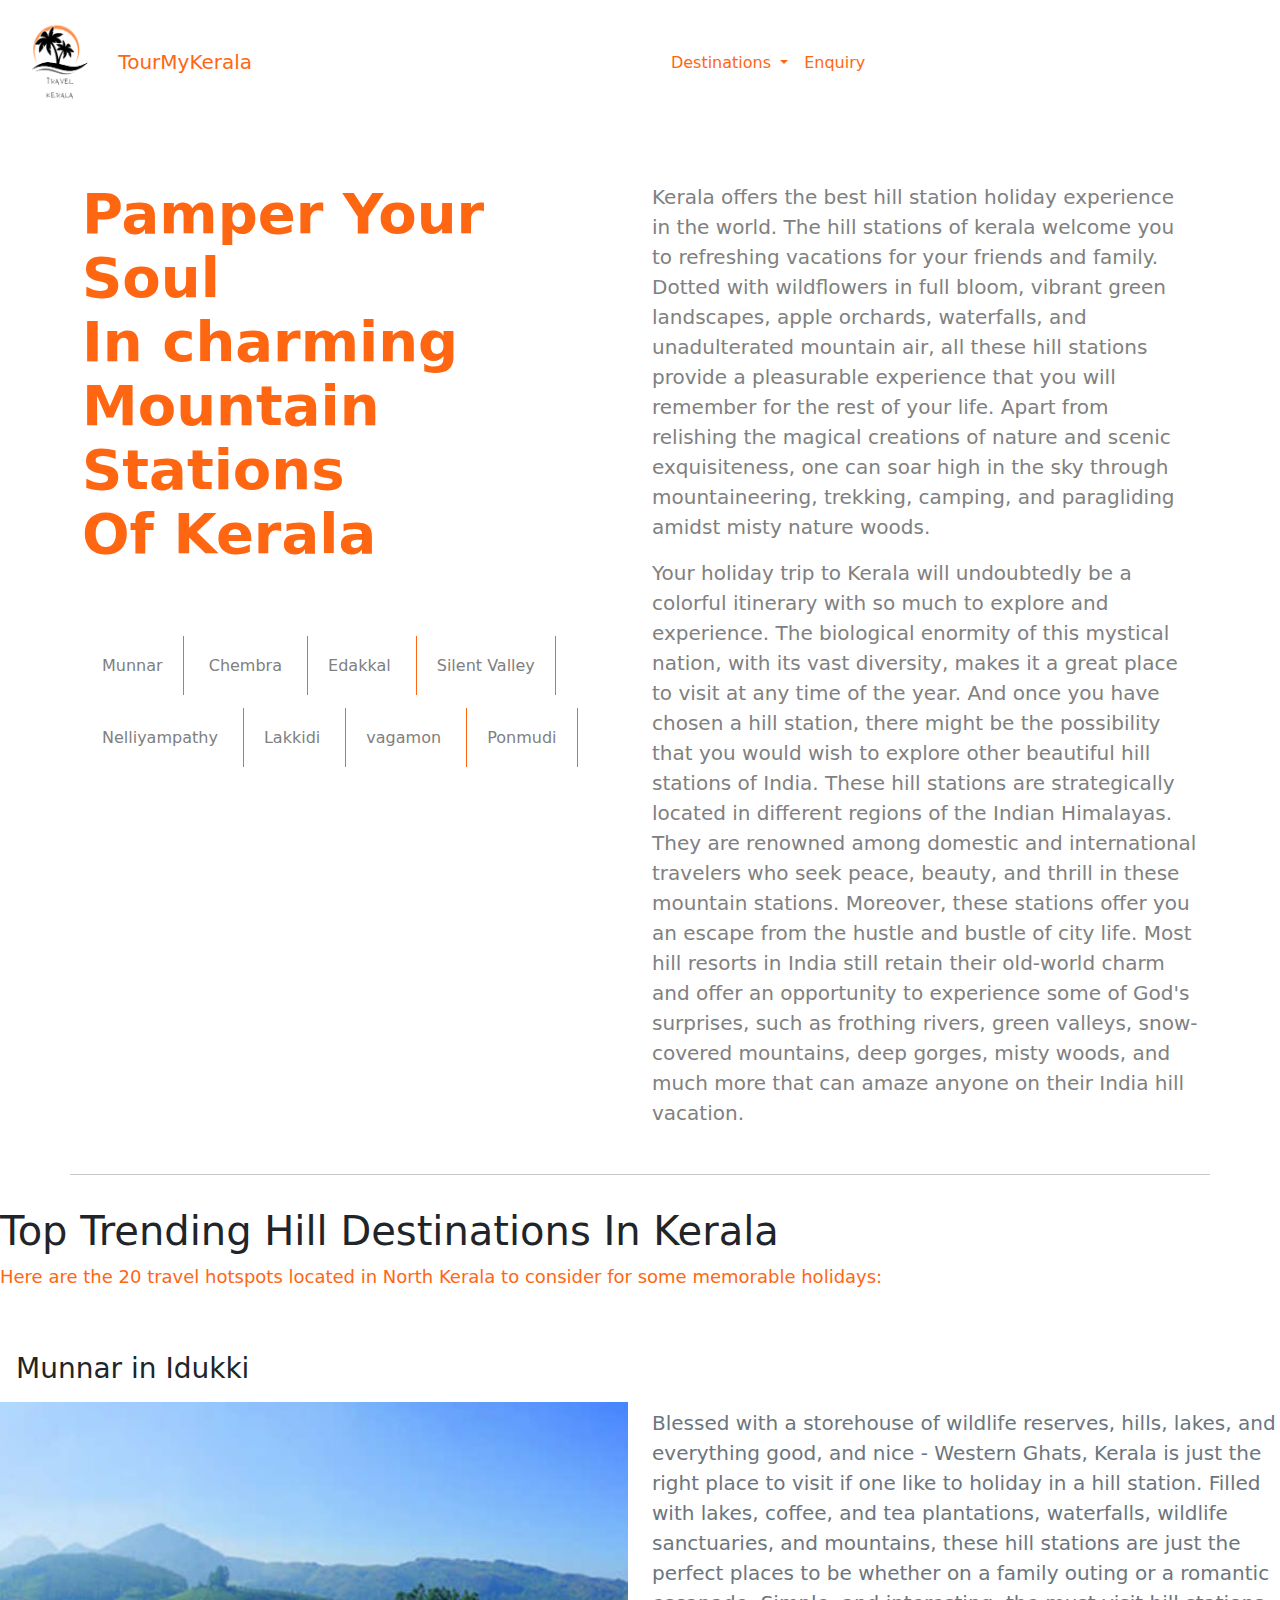
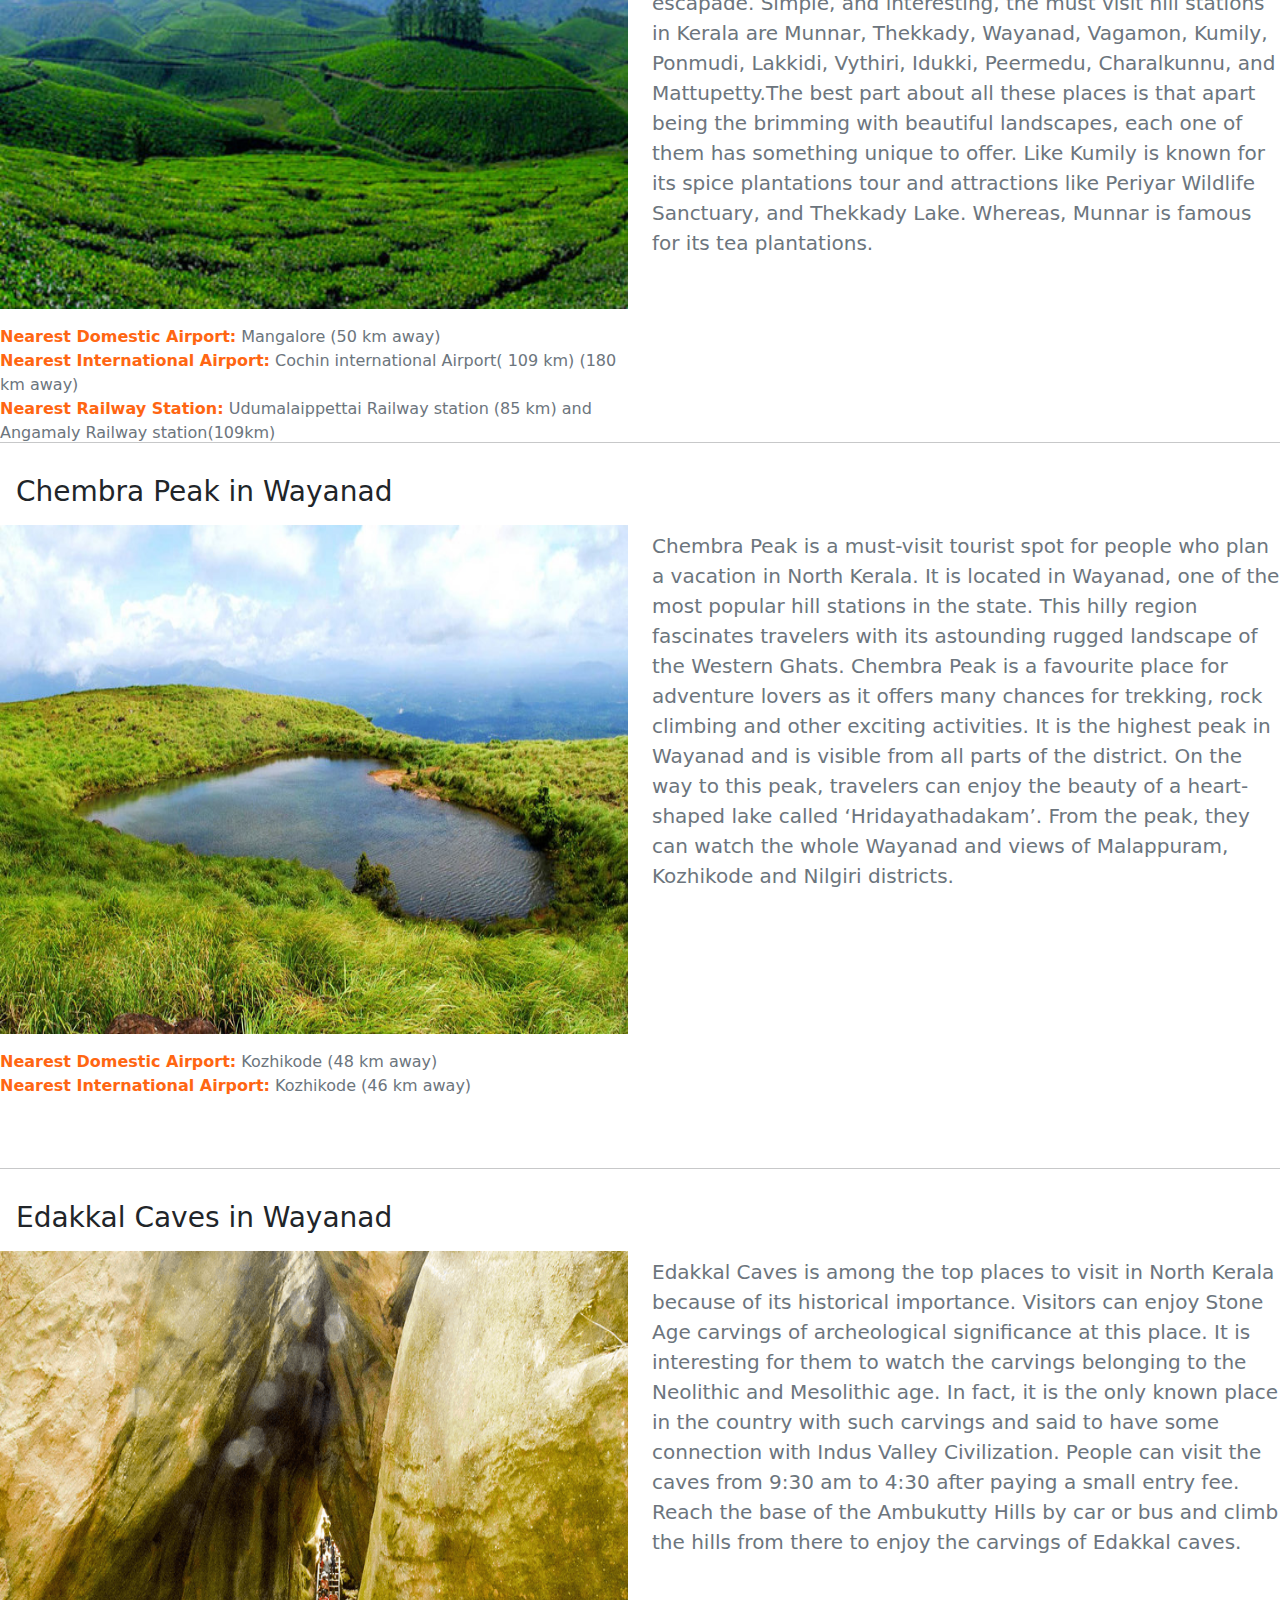
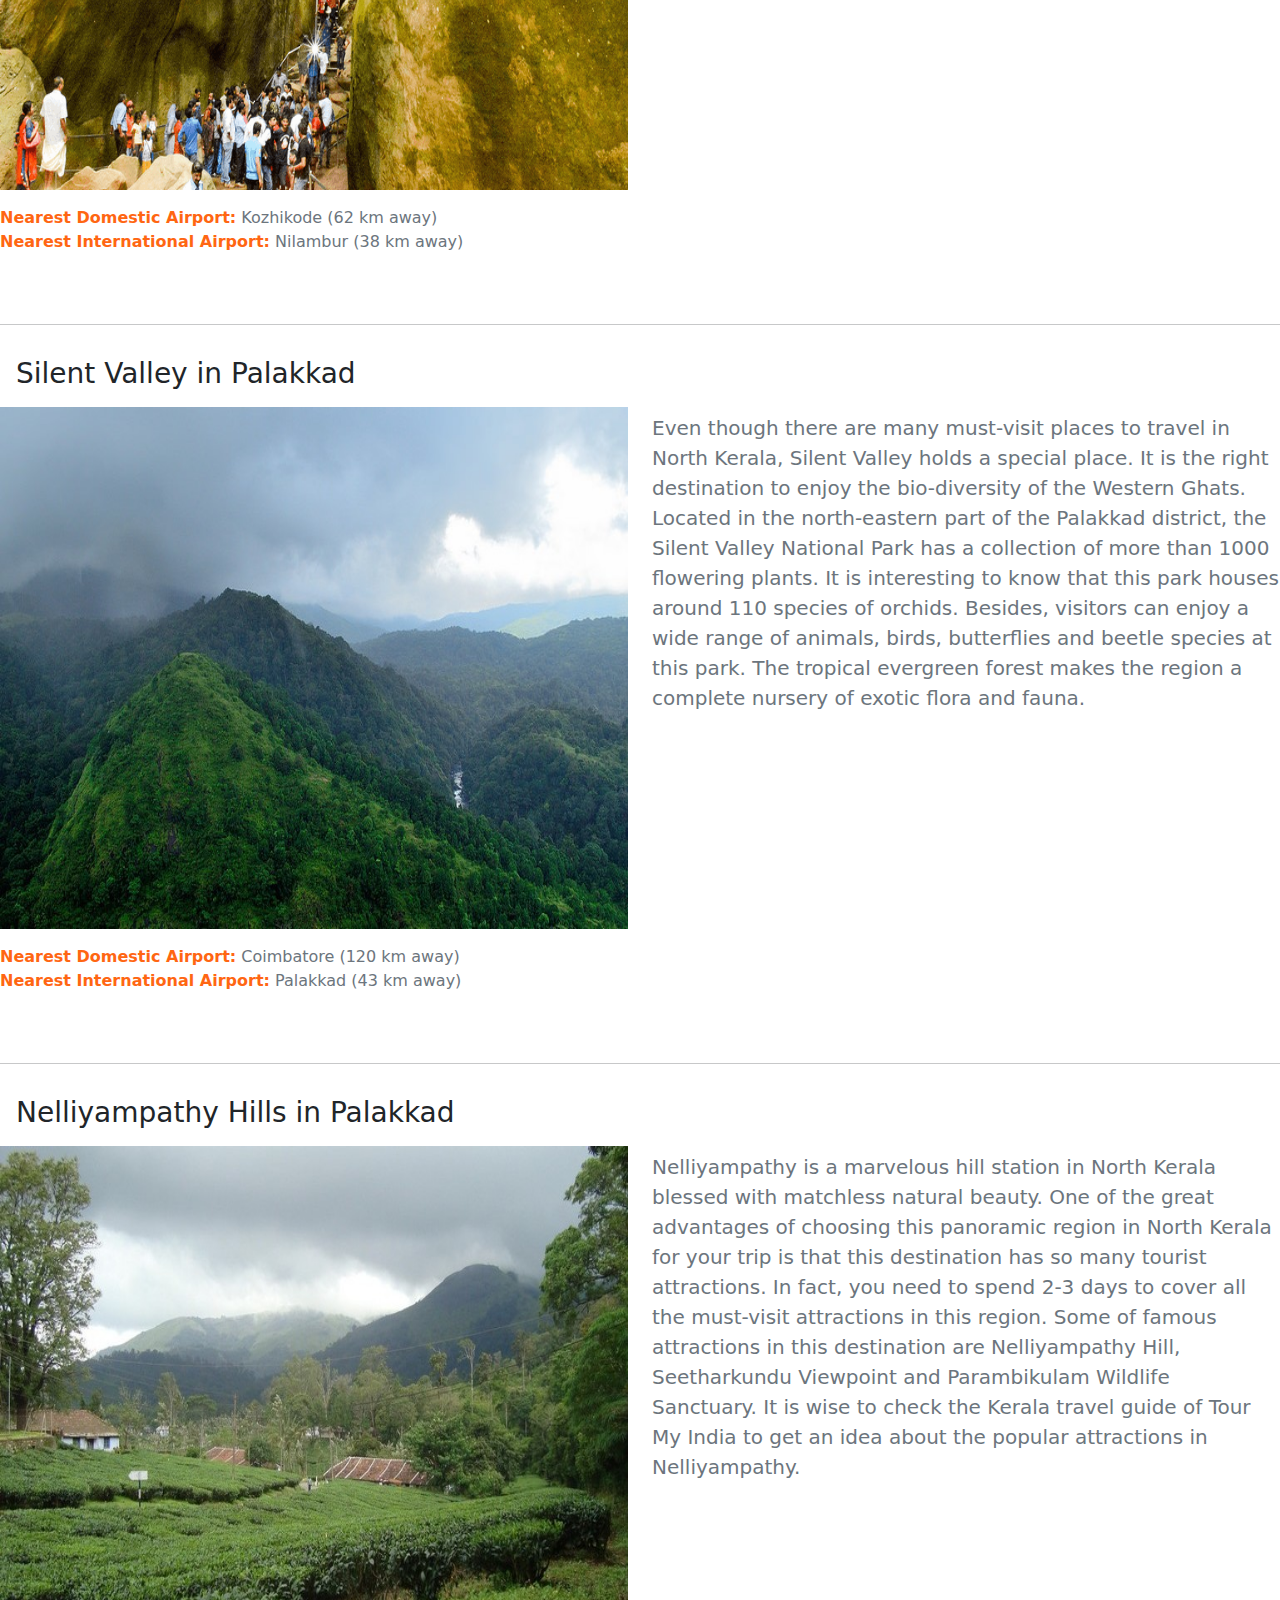
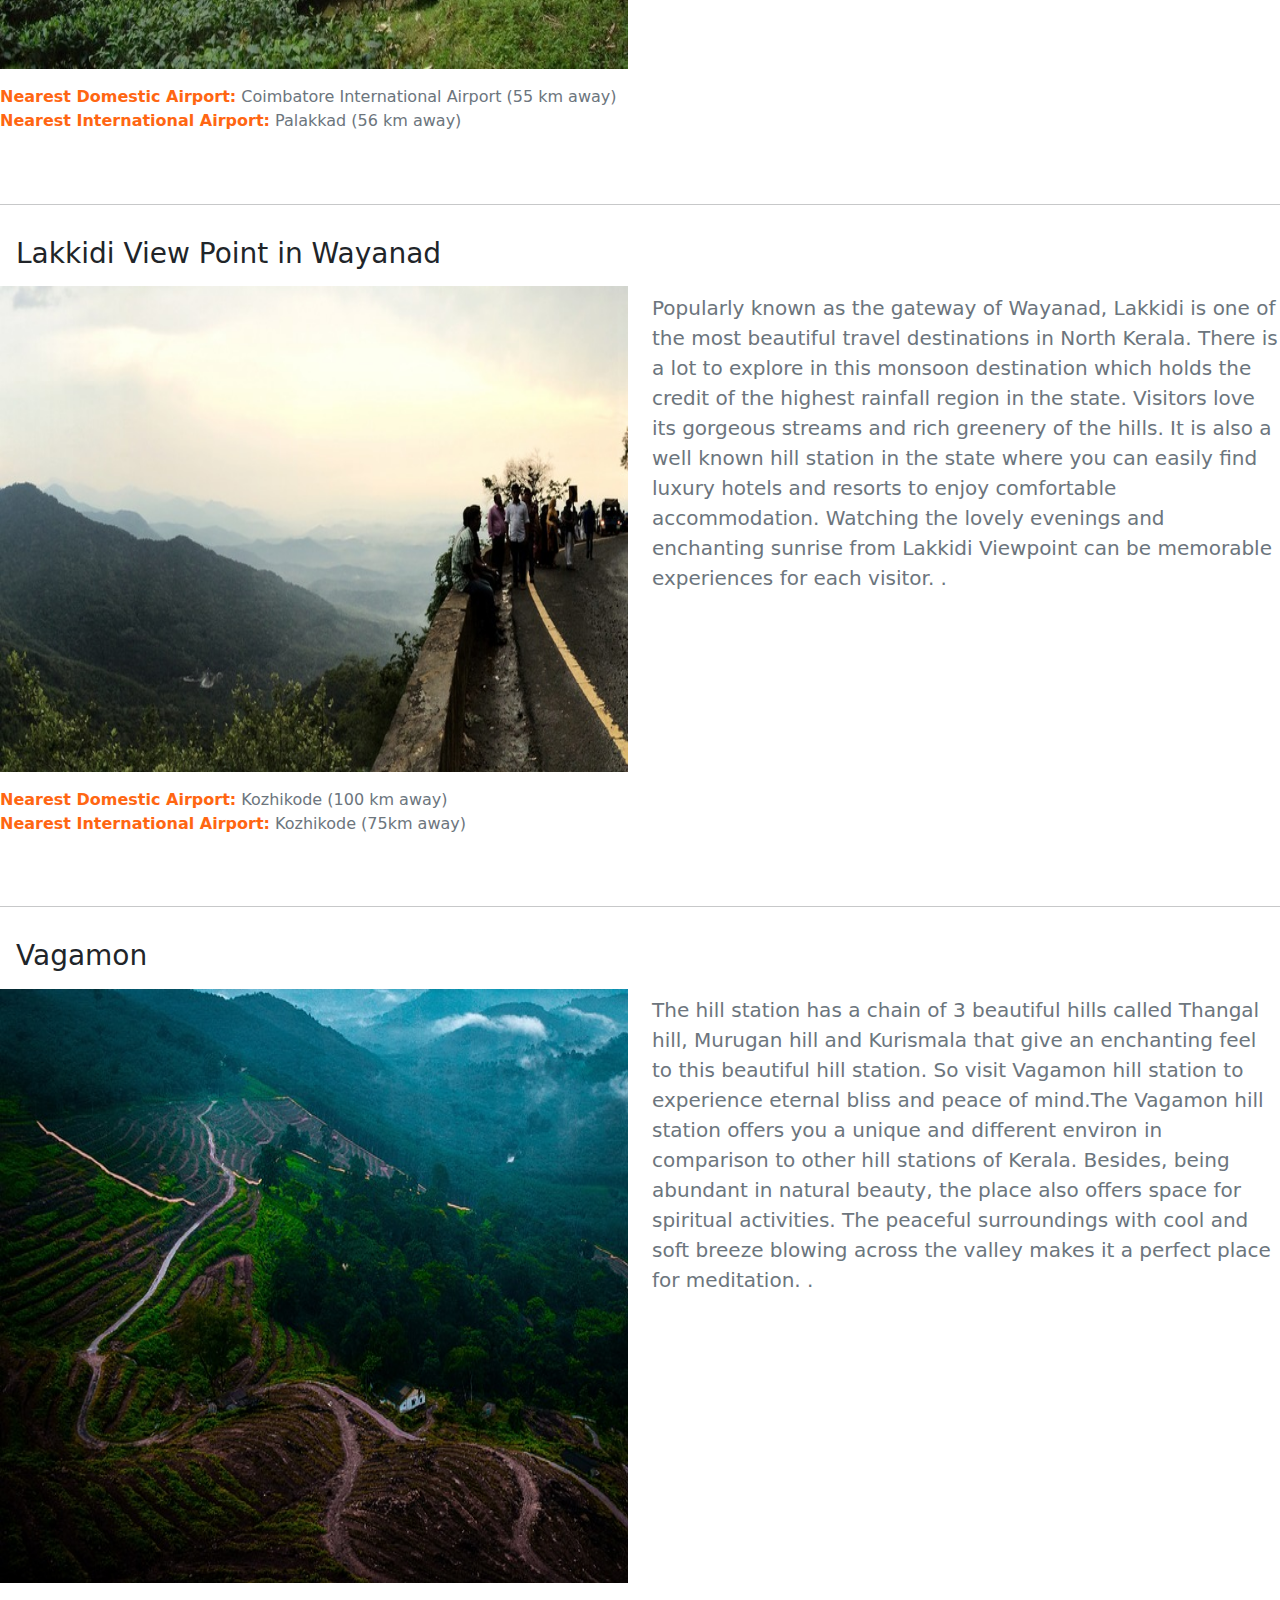
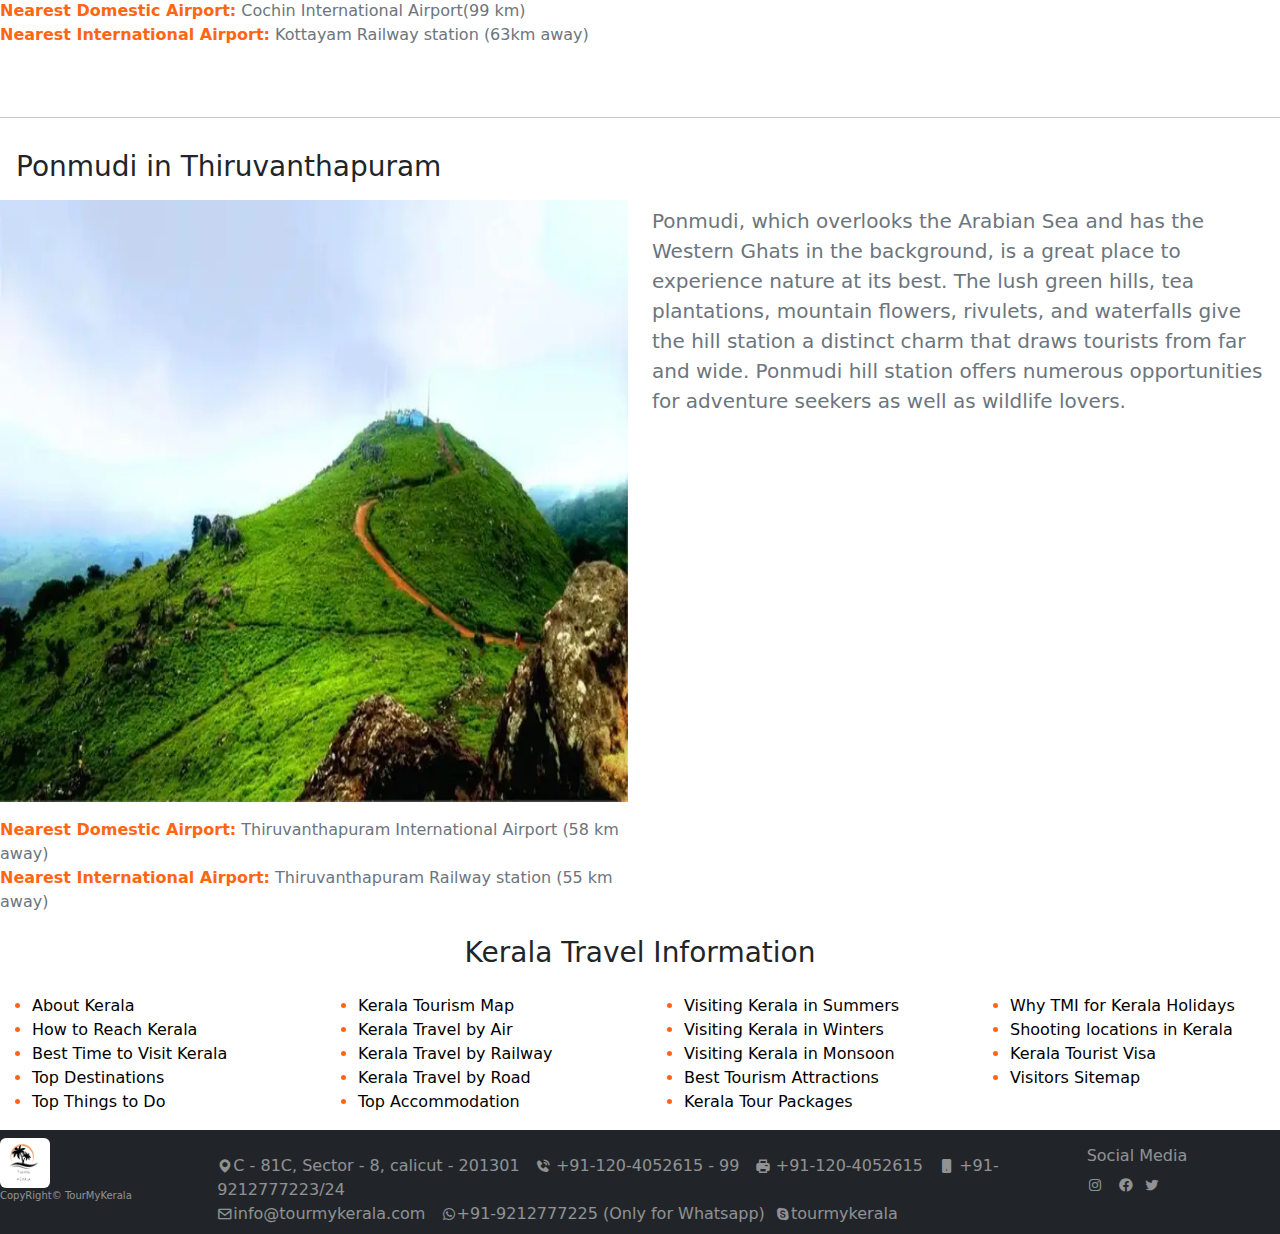
<file: hillstations.html>
<!DOCTYPE html>
<html lang="en">

<head>
    <meta charset="UTF-8">
    <meta name="viewport" content="width=device-width, initial-scale=1.0">
    <title>HillStations-KeralaTourism</title>
    <link href="https://cdn.jsdelivr.net/npm/bootstrap@5.3.3/dist/css/bootstrap.min.css" rel="stylesheet"
        integrity="sha384-QWTKZyjpPEjISv5WaRU9OFeRpok6YctnYmDr5pNlyT2bRjXh0JMhjY6hW+ALEwIH" crossorigin="anonymous">

    <link rel="preconnect" href="https://fonts.googleapis.com">
    <link rel="preconnect" href="https://fonts.gstatic.com" crossorigin>
    <link
        href="https://fonts.googleapis.com/css2?family=Inter:ital,opsz,wght@0,14..32,100..900;1,14..32,100..900&display=swap"
        rel="stylesheet">
    <link rel="stylesheet" href="https://unpkg.com/boxicons@latest/css/boxicons.min.css">
    <link rel="stylesheet" href="hillstation.css">
    <link rel="stylesheet" href="https://unpkg.com/boxicons@latest/css/boxicons.min.css">
</head>

<body>
    <header>

        <nav class="navbar navbar-expand-lg bg-transparent">
            <div class="container-fluid">
                <a class="navbar-brand " style="color: #ff6612;" href="index.html">
                    <img src="images/logo.png" alt="Logo" width="100" height="100"
                        class="d-inline-block align-text-center">
                    TourMyKerala
                </a>
                <button class="navbar-toggler" type="button" data-bs-toggle="collapse"
                    data-bs-target="#navbarSupportedContent" aria-controls="navbarSupportedContent"
                    aria-expanded="false" aria-label="Toggle navigation">
                    <span class="navbar-toggler-icon"></span>
                </button>
                <div class="collapse navbar-collapse" id="navbarSupportedContent">
                    <ul class="navbar-nav mx-auto mb-2 mb-lg-0">


                        <li class="nav-item dropdown">
                            <a class="nav-link dropdown-toggle" style="color: #ff6612;" href="#" role="button"
                                data-bs-toggle="dropdown" aria-expanded="false">
                                Destinations
                            </a>
                            <ul class="dropdown-menu bg-dark pl-5 " style="z-index:1;">
                                <li><a class="dropdown-item text-info-emphasis" href="beaches1.html">Beaches</a></li>
                                <li><a class="dropdown-item text-info-emphasis" href="backwaters.html">Backwaters</a>
                                </li>


                            </ul>
                        </li>
                        <li class="nav-item">
                            <a class="nav-link " style="color: #ff6612;" href="#Enquiry">Enquiry</a>
                        </li>

                    </ul>

                </div>
            </div>
        </nav>

    </header>
    <article>
        <div class="container">
            <div class="row  mt-2 align items center pb-3">
                <div class="col-12 col-md-6">
                    <div class="row main">
                        <h2 class="mt-5  " style="color:#ff6612;  font-size: 56px;
                    line-height: 64px;
                    font-weight: 600;">Pamper Your Soul <br>In charming <br>Mountain Stations
                            <br>Of Kerala
                        </h2>
                    </div>
                    <div class="main-nav">
                        <a href="#munnar" id="vl">Munnar</a>
                        <a href="#chembra" id="vl">Chembra </a>
                        <a href="#edakkal" id="vl">Edakkal </a>
                        <a href="#silentvalley" id="vl">Silent Valley </a><br><br><br>
                        <a href="#Nelliyampathy" id="vl">Nelliyampathy </a>
                        <a href="#lakkidi" id="vl">Lakkidi </a>
                        <a href="#vagamon" id="vl">vagamon </a>
                        <a href="#ponmudi" id="vl">Ponmudi </a>


                    </div>
                </div>

                <div class="col-12 col-md-6 mt-5 fs-5">
                    <p style="color: gray;">Kerala offers the best hill station holiday experience in the world. The
                        hill stations of
                        kerala
                        welcome you to refreshing vacations for your
                        friends and family. Dotted with wildflowers in full bloom, vibrant green landscapes, apple
                        orchards, waterfalls, and unadulterated mountain
                        air, all these hill stations provide a pleasurable experience that you will remember for the
                        rest of your life. Apart from relishing the
                        magical creations of nature
                        and scenic exquisiteness, one can soar high in the sky through mountaineering, trekking,
                        camping, and paragliding amidst misty nature woods.
                    </p>
                    <p style="color: gray;">
                        Your holiday trip to Kerala will undoubtedly be a colorful itinerary with so much to explore
                        and
                        experience. The
                        biological enormity of this mystical nation, with its vast diversity, makes it a great place
                        to
                        visit at any time of
                        the year. And once you have chosen a hill station, there might be the possibility that you
                        would
                        wish to explore other
                        beautiful hill stations of India. These hill stations are strategically located in different
                        regions of the Indian
                        Himalayas. They are renowned among domestic and international travelers who seek peace,
                        beauty,
                        and thrill in these
                        mountain stations. Moreover, these stations offer you an escape from the hustle and bustle
                        of
                        city life. Most hill
                        resorts in India still retain their old-world charm and offer an opportunity to experience
                        some
                        of God's surprises,
                        such as frothing rivers, green valleys, snow-covered mountains, deep gorges, misty woods,
                        and
                        much more that can
                        amaze anyone on their India hill vacation.
                        <br><br>
                    </p>
                </div>
                <hr>
            </div>
        </div>
        </section>
        <section>

            <div class="row">
                <h1>Top Trending Hill Destinations In Kerala</h1>
                <p style="color:#ff6612 ; font-weight: 500; font-size: large;">Here are the 20 travel hotspots
                    located
                    in
                    North Kerala to
                    consider for some memorable holidays:</p>

            </div>
        </section>

        <section id="munnar">
            <div class="row " style="margin-top: 30px;">
                <div class="col-12 col-lg-6 " id="south">

                    <h3 class="m-3">Munnar in Idukki</h3>
                    <img src="images/munnar.jpg" alt="Begal Fort" class="w-100 h-75">
                    <p class="pt-3 lh-2 text-secondary">
                        <span style="color: #ff6612; font-weight: bold; "> Nearest Domestic Airport:</span>
                        Mangalore
                        (50 km away) <br>
                        <span style="color: #ff6612; font-weight: bold;">Nearest International Airport:</span>
                        Cochin
                        international Airport( 109 km)
                        (180 km away)<br>
                        <span style="color: #ff6612; font-weight: bold;">Nearest Railway Station:</span>
                        Udumalaippettai
                        Railway station (85 km) and Angamaly Railway station(109km)<br>
                    </p>

                </div>
                <div class="col-12 col-lg-6  mt-5">
                    <p class="mt-4 fs-5 text-left text-secondary">
                        Blessed with a storehouse of wildlife reserves, hills, lakes, and everything good, and nice
                        -
                        Western Ghats, Kerala is just the right place to visit if one like to holiday in a hill
                        station.
                        Filled with lakes, coffee, and tea plantations, waterfalls, wildlife sanctuaries, and
                        mountains,
                        these hill stations are just the perfect places to be whether on a family outing or a
                        romantic
                        escapade. Simple, and interesting, the must visit hill stations in Kerala are Munnar,
                        Thekkady,
                        Wayanad, Vagamon, Kumily, Ponmudi, Lakkidi, Vythiri, Idukki, Peermedu, Charalkunnu, and
                        Mattupetty.The best part about all these places is that apart being the brimming with
                        beautiful
                        landscapes, each one of them has something unique to offer. Like Kumily is known for its
                        spice
                        plantations tour and attractions like Periyar Wildlife Sanctuary, and Thekkady Lake.
                        Whereas,
                        Munnar is famous for its tea plantations.</p>
                </div>

            </div>
        </section>
        <section id="chembra">

            <div class="row " style="margin-top: 30px;">
                <hr>

                <div class="col-12 col-lg-6 " id="north">

                    <h3 class="m-3">Chembra Peak in Wayanad</h3>
                    <img src="images/Chembra-Peak.jpg" alt="Begal Fort" class="w-100 h-100">
                    <p class="pt-3 lh-2 text-secondary">
                        <span style="color: #ff6612; font-weight: bold; "> Nearest Domestic Airport:</span>
                        Kozhikode
                        (48 km away) <br>
                        <span style="color: #ff6612; font-weight: bold;">Nearest International Airport:</span>
                        Kozhikode
                        (46 km away)

                    </p>

                </div>
                <div class="col-12 col-lg-6  mt-5">
                    <p class="mt-4 fs-5 text-left text-secondary">
                        Chembra Peak is a must-visit tourist spot for people who plan a vacation in North Kerala. It
                        is
                        located in Wayanad, one of
                        the most popular hill stations in the state. This hilly region fascinates travelers with its
                        astounding rugged landscape
                        of the Western Ghats. Chembra Peak is a favourite place for adventure lovers as it offers
                        many
                        chances for trekking, rock
                        climbing and other exciting activities. It is the highest peak in Wayanad and is visible
                        from
                        all parts of the district.
                        On the way to this peak, travelers can enjoy the beauty of a heart-shaped lake called
                        ‘Hridayathadakam’. From the peak,
                        they can watch the whole Wayanad and views of Malappuram, Kozhikode and Nilgiri districts.
                    </p>
                </div>

            </div>
        </section>
        <section id="edakkal">
            <div class="row " style="margin-top: 200px;">
                <hr>

                <div class="col-12 col-lg-6  " id="north">

                    <h3 class="m-3">Edakkal Caves in Wayanad</h3>
                    <img src="images/Edakkal-Caves.png" alt="Begal Fort" class="w-100 h-100">
                    <p class="pt-3 lh-2 text-secondary">
                        <span style="color: #ff6612; font-weight: bold; "> Nearest Domestic Airport:</span>
                        Kozhikode
                        (62 km away) <br>
                        <span style="color: #ff6612; font-weight: bold;">Nearest International Airport:</span>
                        Nilambur
                        (38 km away)
                    </p>

                </div>
                <div class="col-12 col-lg-6  mt-5">
                    <p class="mt-4 fs-5 text-left text-secondary">
                        Edakkal Caves is among the top places to visit in North Kerala because of its historical
                        importance. Visitors can enjoy
                        Stone Age carvings of archeological significance at this place. It is interesting for them
                        to
                        watch the carvings belonging
                        to the Neolithic and Mesolithic age. In fact, it is the only known place in the country with
                        such carvings and said to
                        have some connection with Indus Valley Civilization. People can visit the caves from 9:30 am
                        to
                        4:30 after paying a
                        small entry fee. Reach the base of the Ambukutty Hills by car or bus and climb the hills
                        from
                        there to enjoy the
                        carvings of Edakkal caves.
                    </p>
                </div>

            </div>
        </section>
        <section id="silentvalley">
            <div class="row " style="margin-top: 200px;">
                <hr>

                <div class="col-12 col-lg-6 " id="south">

                    <h3 class="m-3">Silent Valley in Palakkad</h3>
                    <img src="images/Silent-Valley-Palakkad.jpg" alt="Begal Fort" class="w-100 h-100">
                    <p class="pt-3 lh-2 text-secondary">
                        <span style="color: #ff6612; font-weight: bold; "> Nearest Domestic Airport:</span>
                        Coimbatore
                        (120 km away) <br>
                        <span style="color: #ff6612; font-weight: bold;">Nearest International Airport:</span>
                        Palakkad
                        (43 km away)
                    </p>

                </div>
                <div class="col-12 col-lg-6  mt-5">
                    <p class="mt-4 fs-5 text-left text-secondary">
                        Even though there are many must-visit places to travel in North Kerala, Silent Valley holds
                        a
                        special place. It is the
                        right destination to enjoy the bio-diversity of the Western Ghats. Located in the
                        north-eastern
                        part of the Palakkad
                        district, the Silent Valley National Park has a collection of more than 1000 flowering
                        plants.
                        It is interesting to know
                        that this park houses around 110 species of orchids. Besides, visitors can enjoy a wide
                        range of
                        animals, birds,
                        butterflies and beetle species at this park. The tropical evergreen forest makes the region
                        a
                        complete nursery of exotic
                        flora and fauna.
                    </p>
                </div>

            </div>
        </section>
        <section id="Nelliyampathy">
            <div class="row " style="margin-top: 200px;">
                <hr>

                <div class="col-12 col-lg-6 " id="south">

                    <h3 class="m-3">Nelliyampathy Hills in Palakkad</h3>
                    <img src="images/Nelliyampathy-Hills.jpg" alt="Begal Fort" class="w-100 h-100">
                    <p class="pt-3 lh-2 text-secondary">
                        <span style="color: #ff6612; font-weight: bold; "> Nearest Domestic Airport:</span>
                        Coimbatore
                        International Airport (55 km away) <br>
                        <span style="color: #ff6612; font-weight: bold;">Nearest International Airport:</span>
                        Palakkad
                        (56 km away)
                    </p>

                </div>
                <div class="col-12 col-lg-6  mt-5">
                    <p class="mt-4 fs-5 text-left text-secondary">
                        Nelliyampathy is a marvelous hill station in North Kerala blessed with matchless natural
                        beauty.
                        One of the great advantages of choosing this panoramic region in North Kerala for your trip
                        is
                        that this destination has so many tourist attractions. In fact, you need to spend 2-3 days
                        to cover all the must-visit attractions in this region. Some of famous attractions
                        in this destination are Nelliyampathy Hill, Seetharkundu Viewpoint and Parambikulam
                        Wildlife Sanctuary. It is wise to check the Kerala travel guide of Tour My India
                        to get an idea about the popular attractions in Nelliyampathy.
                    </p>
                </div>

            </div>
        </section>
        <section id="lakkidi">
            <div class="row " style="margin-top: 200px;">
                <hr>

                <div class="col-12 col-lg-6 " id="north">

                    <h3 class="m-3">Lakkidi View Point in Wayanad</h3>
                    <img src="images/Lakkidi-view-point.jpg" alt="Begal Fort" class="w-100 h-100">
                    <p class="pt-3 lh-2 text-secondary">
                        <span style="color: #ff6612; font-weight: bold; "> Nearest Domestic Airport:</span>
                        Kozhikode
                        (100 km away) <br>
                        <span style="color: #ff6612; font-weight: bold;">Nearest International Airport:</span>
                        Kozhikode
                        (75km away)
                    </p>

                </div>
                <div class="col-12 col-lg-6  mt-5">
                    <p class="mt-4 fs-5 text-left text-secondary">
                        Popularly known as the gateway of Wayanad, Lakkidi is one of the most beautiful travel
                        destinations in North Kerala. There is a lot to explore in this monsoon destination which
                        holds
                        the credit of the highest rainfall region in the state. Visitors love its gorgeous streams
                        and
                        rich greenery of the hills. It is also a well known hill station in the state where you can
                        easily find luxury hotels and resorts to enjoy comfortable accommodation. Watching the
                        lovely
                        evenings and enchanting sunrise from Lakkidi Viewpoint can be memorable experiences for each
                        visitor.

                        .
                    </p>
                </div>

            </div>
        </section>
        <section id="vagamon">

            <div class="row " style="margin-top: 200px;">
                <hr>

                <div class="col-12 col-lg-6 " id="south">

                    <h3 class="m-3">Vagamon </h3>
                    <img src="images/vagamon.jpg" alt="Begal Fort" class="w-100 h-100">
                    <p class="pt-3 lh-2 text-secondary">
                        <span style="color: #ff6612; font-weight: bold; "> Nearest Domestic Airport:</span> Cochin
                        International Airport(99 km) <br>
                        <span style="color: #ff6612; font-weight: bold;">Nearest International Airport:</span>
                        Kottayam
                        Railway station (63km away)
                    </p>

                </div>
                <div class="col-12 col-lg-6  mt-5">
                    <p class="mt-4 fs-5 text-left text-secondary">
                        The hill station has a chain of 3 beautiful hills called Thangal hill, Murugan hill and
                        Kurismala that give an enchanting feel to this beautiful hill station. So visit Vagamon hill
                        station to experience eternal bliss and peace of mind.The Vagamon hill station offers you a
                        unique and different environ in comparison to other hill stations of Kerala. Besides, being
                        abundant in natural beauty, the place also offers space for spiritual activities. The
                        peaceful
                        surroundings with cool and soft breeze blowing across the valley makes it a perfect place
                        for
                        meditation.
                        .
                    </p>
                </div>

            </div>
        </section>
        <section id="ponmudi">
            <div class="row " style="margin-top: 200px;">
                <hr>

                <div class="col-12 col-lg-6 ">

                    <h3 class="m-3">Ponmudi in Thiruvanthapuram </h3>
                    <img src="images/Ponmudi.jpg_cf-webp_w-848_h-551" alt="Begal Fort" class="w-100 h-100">
                    <p class="pt-3 lh-2 text-secondary">
                        <span style="color: #ff6612; font-weight: bold; "> Nearest Domestic Airport:</span>
                        Thiruvanthapuram International Airport (58 km away) <br>
                        <span style="color: #ff6612; font-weight: bold;">Nearest International Airport:</span>
                        Thiruvanthapuram Railway station (55 km away)
                    </p>

                </div>
                <div class="col-12 col-lg-6  mt-5">
                    <p class="mt-4 fs-5 text-left text-secondary">
                        Ponmudi, which overlooks the Arabian Sea and has the Western Ghats in the background, is a
                        great
                        place to experience
                        nature at its best. The lush green hills, tea plantations, mountain flowers, rivulets, and
                        waterfalls give the hill station
                        a distinct charm that draws tourists from far and wide. Ponmudi hill station offers numerous
                        opportunities for adventure
                        seekers as well as wildlife lovers.
                    </p>
                </div>

            </div>
        </section>
        </div>






        <section id="Enquiry">


            <div class="row " style="margin-top: 200px; ">

                <h3 class="text-center pb-3">Kerala Travel Information</h3>
                <div class="col-12 col-md-3">

                    <ul>
                        <li><a href="https://www.tourmyindia.com/states/kerala/">About Kerala</a></li>
                        <li><a href="https://www.tourmyindia.com/states/kerala/how-to-reach.html">How to Reach
                                Kerala</a></li>
                        <li><a href="https://www.tourmyindia.com/states/kerala/best-time-to-visit.html">Best Time to
                                Visit Kerala</a></li>
                        <li><a href="https://www.tourmyindia.com/states/kerala/top-tourist-destinations.html">Top
                                Destinations</a></li>
                        <li><a href="https://www.tourmyindia.com/states/kerala/top-things-to-do.html">Top Things to
                                Do</a></li>


                    </ul>
                </div>
                <div class="col-12 col-md-3">
                    <ul>
                        <li><a href="https://www.tourmyindia.com/states/kerala/kerala-map.html">Kerala Tourism
                                Map</a></li>
                        <li><a href="https://www.tourmyindia.com/states/kerala/travel-by-air.html">Kerala Travel by
                                Air</a></li>
                        <li><a href="https://www.tourmyindia.com/states/kerala/travel-by-train.html">Kerala Travel
                                by Railway</a></li>
                        <li><a href="https://www.tourmyindia.com/states/kerala/travel-by-road.html">Kerala Travel by
                                Road</a></li>
                        <li><a href="https://www.tourmyindia.com/states/kerala/hotels-in-kerala.html">Top
                                Accommodation</a></li>


                    </ul>
                </div>
                <div class="col-12 col-md-3">
                    <ul>

                        <li><a href="https://www.tourmyindia.com/states/kerala/traveling-kerala-in-summer.html">Visiting
                                Kerala in Summers</a></li>
                        <li><a href="https://www.tourmyindia.com/states/kerala/traveling-kerala-in-winters.html">Visiting
                                Kerala in Winters</a></li>
                        <li><a href="https://www.tourmyindia.com/states/kerala/traveling-kerala-in-monsoon.html">Visiting
                                Kerala in Monsoon</a></li>
                        <li><a href="https://www.tourmyindia.com/states/kerala/top-tourist-attractions.html">Best
                                Tourism Attractions</a></li>
                        <li><a href="https://www.tourmyindia.com/packages-tour-india/kerala-travel-packages/">Kerala
                                Tour Packages</a></li>
                    </ul>
                </div>
                <div class="col-12 col-md-3">
                    <ul>
                        <li><a href="https://www.tourmyindia.com/states/kerala/why-tmi-for-kerala-holidays.html">Why
                                TMI for Kerala Holidays</a></li>
                        <li><a href="https://www.tourmyindia.com/states/kerala/shooting-locations-kerala.html">Shooting
                                locations in Kerala</a></li>

                        <li><a href="https://www.tourmyindia.com/states/kerala/tourist-visa.html">Kerala Tourist
                                Visa</a></li>
                        <li><a href="https://www.tourmyindia.com/states/kerala/visitors-sitemap.html">Visitors
                                Sitemap</a></li>
                    </ul>
                </div>
            </div>
            </div>
            </div>
        </section>
    </article>
    <footer>
        <div class="row bg-dark">
            <div class="col-2">
                <img src="images/logo.png" class="rounded mx-auto  mt-2" height="50" width="50"><br>
                <p class="text-white-50 " style="font-size: x-small;">
                    CopyRight&copy; TourMyKerala
                </p>
            </div>
            <div class="col text-white-50   mt-4 mb-2 ">
                <i class='bx bxs-map'></i>C - 81C, Sector - 8, calicut - 201301 &nbsp;&nbsp;<i
                    class='bx bxs-phone-call'></i> +91-120-4052615 - 99 &nbsp;&nbsp;<i class='bx bxs-printer'></i>
                +91-120-4052615 &nbsp;&nbsp;<i class='bx bxs-mobile'></i> +91-9212777223/24<br>
                <i class='bx bx-envelope'></i>info@tourmykerala.com &nbsp;&nbsp;<i
                    class='bx bxl-whatsapp'></i>+91-9212777225 (Only for Whatsapp)&nbsp;&nbsp;<i
                    class='bx bxl-skype'></i>tourmykerala

            </div>
            <div class="col-2 text-white-50 mt-3">
                <h6>Social Media</h6>
                <i class='bx bxl-instagram'></i> &nbsp; <i class='bx bxl-facebook-circle'></i> &nbsp;<i
                    class='bx bxl-twitter'></i>
            </div>
        </div>
    </footer>
    </div>






    <script src="https://cdn.jsdelivr.net/npm/bootstrap@5.3.3/dist/js/bootstrap.bundle.min.js"
        integrity="sha384-YvpcrYf0tY3lHB60NNkmXc5s9fDVZLESaAA55NDzOxhy9GkcIdslK1eN7N6jIeHz"
        crossorigin="anonymous"></script>
</body>

</html>
</file>
<file: index.css>
* {
    padding: 0;
    margin: 0;
    box-sizing: border-box;

}

.video-background-container {
    position: relative;
    width: 100%;
    height: 80vh;
    overflow: hidden;
}

.video-background-container video {
    position: absolute;
    top: 0;
    left: 0;
    width: 100%;
    height: 100%;
    object-fit: cover;
    z-index: -1;
}

.video-background-container h1 {
    color: white;
    font-weight: bolder;
    text-align: center;
    font-size: 90px;
}

.mainpara {
    color: white;
    text-align: center;
    word-spacing: 5px;
}

.video-background-container a {
    text-decoration: none;
    color: white;
}



.navbar {
    z-index: 1;
}

.navbar-nav {
    margin-left: auto;
    margin-right: auto;
}

.nav-item {
    padding: 40px;
    font-size: larger;
    font-weight: bolder;
}

.navbar:hover {
    background-color: black;
    opacity: 0.5;
}

.navbar-nav .nav-item:hover .nav-link {
    color: orangered;
}

a {
    text-decoration: none;
    color: rgb(53, 52, 52);
    font-weight: bold;

}

.main-row {
    background-color: #42485a;
    width: 100%;
    height: 30vh;
}

#row1 {



    border-radius: 20px;
    margin-left: 200px;
    border: 2px solid solid;
    border-radius: 20px;
    padding: 10px;
}

#row1 a:hover {
    color: #ff6612;
}

#row2 h6,
p {
    color: white;
}

#row2 h6 i {
    font-size: 40px;
    vertical-align: middle;
}

.overveiw h2 {
    font-weight: bold;

}

.overveiw ul {
    list-style: none;
}

.overveiw ul li {
    padding: 10px;
    color: grey;
}

ul.top10 {
    list-style: disc;
    padding-left: 40px;
}

ul.top10 li {
    color: #ff6612;

}

ul.top10 li span {
    color: gray;
}

.table-responsive {
    overflow: auto;
}

#customers {
    font-family: 'Lato', sans-serif;
    border-collapse: collapse;
    width: 100%;
}

#customers td,
th {
    border: 1px solid #c4c4c4;
    padding: 10px;
    font-family: 'SFProDisplay-Regular';
    font-size: 15px;
    line-height: 23px;
    color: #62637c;

}

tr {
    display: table-row;
    vertical-align: inherit;
    unicode-bidi: isolate;
    border-color: inherit;
}

.timetovisit {
    padding: 30px;
}

.timetovisit p {
    padding-left: 10px;

    color: #62637c;
}

.timetovisit h6 {
    font-weight: 20px;
    font-size: large;
}

.timetovisit h6 i {
    color: #ff6612;
    font-size: 40px;
    vertical-align: middle;
    padding-right: 10px;

}

.reach {
    padding: 30px;
}

.reach p {
    padding-left: 10px;

    color: #62637c;
}

.reach h6 {
    font-weight: 20px;
    font-size: large;
}

.reach h6 i {
    color: #ff6612;
    font-size: 60px;
    vertical-align: middle;
    padding-right: 10px;
}

.destinations {
    padding: 30px;

}

.faq {
    padding: 30px;
}

.accordion {
    b
}

.travel-information-at-glance-main {
    width: 100%;
    float: left;
    background: #fef9f4;
    position: relative;
    z-index: 111;
    padding: 25px 0;
}

.travel-information-at-glance {
    width: 100%;
    float: left;
    padding: 10px 0;
}

.travel-information-at-glance-in {
    float: left;
    width: 25%;
}

.travel-information-at-glance-in h3 {
    font-family: Lato;
    font-weight: 700;
    font-size: 16px;
    line-height: 28px;
    color: #3d3a34;
}

ul {
    list-style-type: none;
    padding: 0;
    margin: 0;
}

.travel-information-at-glance-in ul li a {
    font-size: 14px;
    font-family: Lato;

    line-height: 27px;
    font-weight: 400;
    color: #3d3a34;

}
</file>
<file: backwaters.css>
* {
    padding: 0;
    margin: 0;
    box-sizing: border-box;
}

li {
    color: #ff6612;
}

li span {
    color: gray;
}

p {
    color: grey;
}

a {
    text-decoration: none;
    color: black;
}

li {
    color: #ff6612;
}

a:hover {
    color: #ff6612;
}

i {
    vertical-align: middle;
}
</file>
<file: beaches1.css>
*{
    padding:0px;
    margin:0px;
    box-sizing: border-box;
    
}
p{
    color: gray;
}
a{
    text-decoration: none;
    color:black;
}
h1{
    color: rgb(58, 56, 56);
}
.cardtransform:hover{
    transform: scale(0.9);
}
.reach{
    font-size:50px;
    color: #ff6612;
    border: 1px solid #ff6612;
    border-radius: 50%;
    padding: 30px;
    margin-left: 150px;
    margin-bottom: 20px;
    margin-right: 10px;
}
.reach:hover{
    transform: scale(1.2);
}
a{
    text-decoration: none;
    color: black;
}
li{
    color: #ff6612;
}
a:hover{
    color: #ff6612;
}
i{
    vertical-align: middle;
}
</file>
<file: hillstation.css>
* {
    padding: 0;
    margin: 0;
    box-sizing: border-box;
    text-decoration: none;

}

a {
    text-decoration: none;
    color: black;
}

li {
    color: #ff6612;
}

a:hover {
    color: #ff6612;
}

i {
    vertical-align: middle;
}

.main-nav {
    margin-top: 80px;
}

.main-nav a {
    color: grey;

}

#vl {
    border-right: 1px solid #ff6612;
    padding: 20px;
    line-height: 5px;
}
</file>
